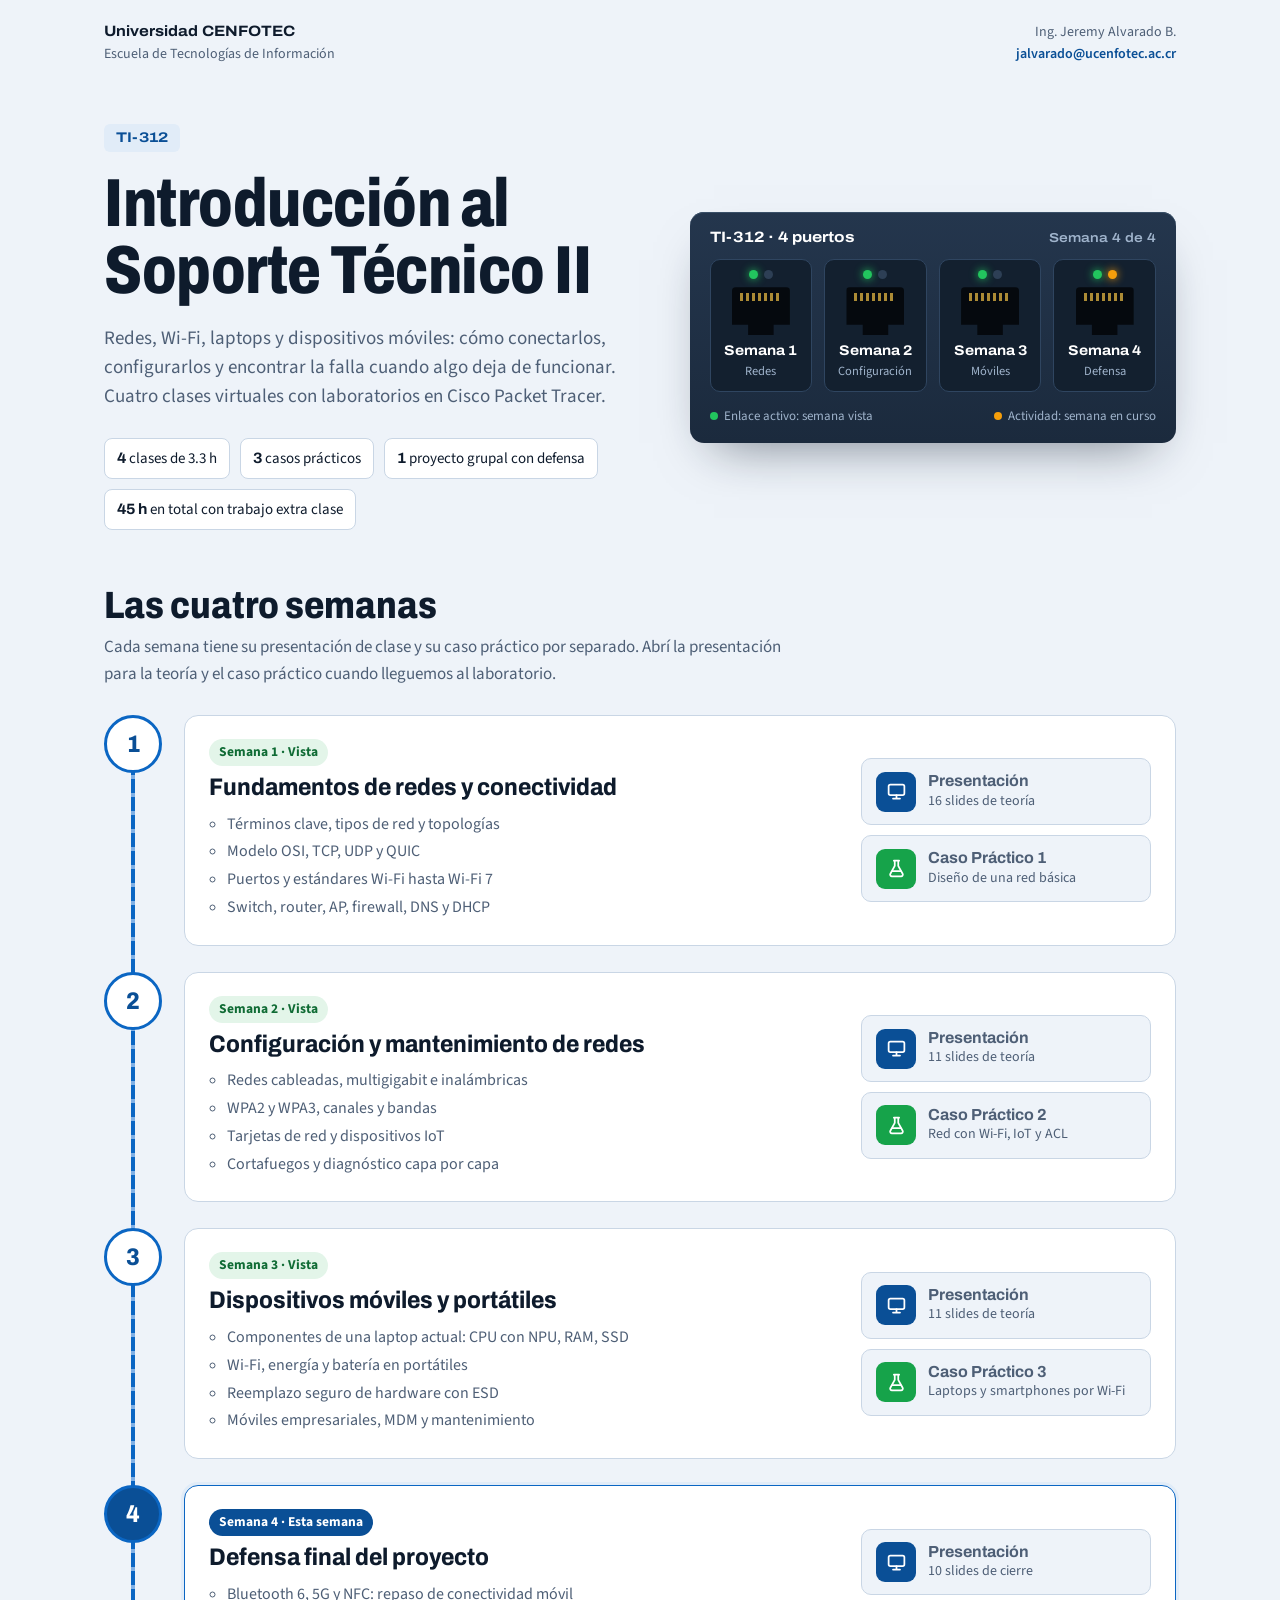
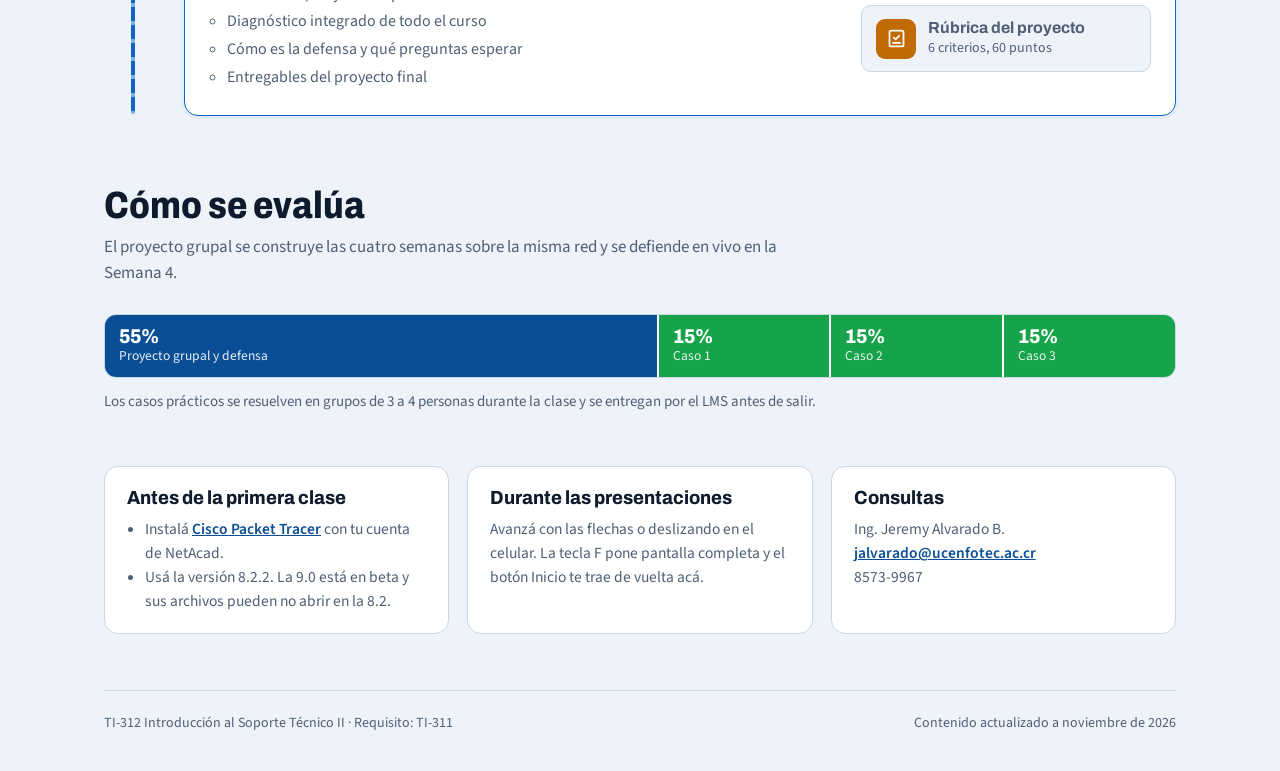
<file: index.html>
<!doctype html>
<html lang="es">
<head>
  <meta charset="utf-8"/>
  <meta name="viewport" content="width=device-width,initial-scale=1"/>
  <title>TI-312 · Introducción al Soporte Técnico II</title>
  <meta name="description" content="Presentaciones y casos prácticos del curso TI-312 de Universidad CENFOTEC: redes, Wi-Fi, laptops y dispositivos móviles."/>
  <link rel="icon" href="images/cenfotec-logo.svg"/>
  <link rel="preconnect" href="https://fonts.googleapis.com"/>
  <link rel="preconnect" href="https://fonts.gstatic.com" crossorigin/>
  <link href="https://fonts.googleapis.com/css2?family=Archivo:wdth,wght@75..125,400..800&family=Source+Sans+3:ital,wght@0,400;0,600;0,700;1,400&display=swap" rel="stylesheet"/>
  <style>
    /* ───────────────────────────────────────────────
       Para avanzar el curso, cambiá SEMANA_ACTUAL en el
       <script> del final (1 a 4). Los LEDs del switch y
       las etiquetas de cada semana se actualizan solos.
    ─────────────────────────────────────────────── */
    :root{
      --paper:#eef3f9;
      --panel:#ffffff;
      --ink:#0e1b2c;
      --muted:#4e5f76;
      --line:#c9d6e5;
      --blue:#0a4f96;
      --blue-2:#0b66c3;
      --blue-soft:#e1ecf8;
      --led:#16a34a;
      --led-soft:#e3f5e9;
      --amber:#c26a05;
      --amber-soft:#fdf0dc;
      --chassis:#1b2a3d;
      --display:'Archivo', 'Arial Narrow', sans-serif;
      --body:'Source Sans 3', system-ui, sans-serif;
    }
    *{box-sizing:border-box}
    html{scroll-behavior:smooth}
    @media (prefers-reduced-motion:reduce){html{scroll-behavior:auto}*{animation:none!important;transition:none!important}}
    body{margin:0;background:var(--paper);color:var(--ink);font:400 17px/1.55 var(--body);-webkit-font-smoothing:antialiased}
    a{color:inherit}
    :focus-visible{outline:3px solid var(--blue-2);outline-offset:3px;border-radius:6px}
    .wrap{max-width:1120px;margin:0 auto;padding:0 24px}

    /* ── Barra superior ── */
    .top{display:flex;align-items:center;justify-content:space-between;gap:16px;padding:22px 0;flex-wrap:wrap}
    .who{display:flex;align-items:center;gap:12px}
    .who img{height:34px;width:auto;border-radius:6px}
    .who b{font:700 15px/1.2 var(--display);font-stretch:110%;display:block}
    .who span{font-size:14px;color:var(--muted)}
    .contact{font-size:14px;color:var(--muted);text-align:right}
    .contact a{color:var(--blue);font-weight:600;text-decoration:none}
    .contact a:hover{text-decoration:underline}

    /* ── Hero ── */
    .hero{display:grid;grid-template-columns:1.05fr .95fr;gap:48px;align-items:center;padding:36px 0 56px}
    .code{display:inline-block;font:700 14px/1 var(--display);font-stretch:120%;color:var(--blue);background:var(--blue-soft);padding:7px 12px;border-radius:6px;margin-bottom:18px}
    h1{text-wrap:balance;font:800 clamp(40px,5.6vw,68px)/.98 var(--display);font-stretch:78%;letter-spacing:-.5px;margin:0 0 20px}
    .lead{font-size:19px;color:var(--muted);max-width:34em;margin:0 0 26px}
    .facts{display:flex;flex-wrap:wrap;gap:10px;margin:0;padding:0;list-style:none}
    .facts li{background:var(--panel);border:1px solid var(--line);border-radius:8px;padding:8px 12px;font-size:15px}
    .facts b{font-family:var(--display);font-stretch:105%}

    /* ── El switch (elemento protagonista) ── */
    .switch{background:linear-gradient(180deg,#24364d,var(--chassis));border-radius:14px;padding:18px 20px 16px;box-shadow:0 1px 0 #3a5068 inset,0 24px 50px -24px rgba(14,27,44,.55);color:#cfdbea}
    .switch-head{display:flex;justify-content:space-between;align-items:baseline;margin-bottom:14px;font:600 13px/1 var(--display);font-stretch:115%;color:#9fb3cb}
    .switch-head strong{color:#fff;font-size:15px}
    .ports{display:grid;grid-template-columns:repeat(4,1fr);gap:12px}
    .port{display:block;text-decoration:none;text-align:center;border-radius:10px;padding:10px 6px 10px;background:#13202f;border:1px solid #2f4560;transition:border-color .2s, transform .2s}
    .port:hover{border-color:#6f93bb;transform:translateY(-2px)}
    .leds{display:flex;justify-content:center;gap:6px;margin-bottom:8px}
    .led{width:9px;height:9px;border-radius:50%;background:#2d3f55}
    .port[data-state="done"] .led.l1{background:#22c55e;box-shadow:0 0 8px #22c55e}
    .port[data-state="now"] .led.l1{background:#22c55e;box-shadow:0 0 8px #22c55e;animation:blink 1.1s steps(2,start) infinite}
    .port[data-state="now"] .led.l2{background:#f59e0b;box-shadow:0 0 8px #f59e0b}
    @keyframes blink{to{opacity:.25}}
    .jack{width:58px;height:48px;margin:0 auto 8px;background:#05090e;border-radius:4px;position:relative;clip-path:polygon(0 0,100% 0,100% 78%,72% 78%,72% 100%,28% 100%,28% 78%,0 78%)}
    .jack::after{content:"";position:absolute;left:8px;right:8px;top:6px;height:8px;background:repeating-linear-gradient(90deg,#c9a23c 0 3px,transparent 3px 6px);opacity:.85}
    .port b{display:block;font:700 14px/1.2 var(--display);font-stretch:110%;color:#fff}
    .port small{display:block;font-size:12.5px;color:#9fb3cb;margin-top:2px}
    .switch-foot{margin-top:14px;font-size:13px;color:#9fb3cb;display:flex;justify-content:space-between;gap:10px;flex-wrap:wrap}
    .key{display:inline-flex;align-items:center;gap:6px}
    .key i{width:8px;height:8px;border-radius:50%;display:inline-block}

    /* ── Ruta del curso ── */
    h2{font:800 clamp(28px,3.2vw,38px)/1.05 var(--display);font-stretch:85%;margin:0 0 8px}
    .sec-intro{color:var(--muted);margin:0 0 28px;max-width:40em}
    .route{position:relative;list-style:none;margin:0;padding:0}
    .route::before{content:"";position:absolute;left:27px;top:28px;bottom:28px;width:4px;border-radius:4px;background:repeating-linear-gradient(180deg,var(--blue-2) 0 14px,#7fb0e6 14px 18px)}
    .week{position:relative;display:grid;grid-template-columns:58px 1fr;gap:22px;padding-bottom:26px;scroll-margin-top:24px}
    .num{width:58px;height:58px;border-radius:50%;display:grid;place-items:center;background:var(--panel);border:3px solid var(--blue-2);font:800 24px/1 var(--display);font-stretch:90%;color:var(--blue);position:relative;z-index:1}
    .week[data-state="now"] .num{background:var(--blue);color:#fff}
    .week[data-state="next"] .num{border-color:var(--line);color:var(--muted)}
    .card{background:var(--panel);border:1px solid var(--line);border-radius:14px;padding:22px 24px;display:grid;grid-template-columns:1fr 290px;gap:24px}
    .week[data-state="now"] .card{border-color:var(--blue-2);box-shadow:0 0 0 3px var(--blue-soft)}
    .state{display:inline-block;font-size:13.5px;font-weight:700;border-radius:999px;padding:3px 10px;margin-bottom:8px;background:var(--blue-soft);color:var(--blue)}
    .state[data-s="done"]{background:var(--led-soft);color:#0f6b34}
    .state[data-s="now"]{background:var(--blue);color:#fff}
    .state[data-s="next"]{background:#edf1f6;color:var(--muted)}
    .card h3{font:750 24px/1.15 var(--display);font-stretch:92%;margin:0 0 10px}
    .topics{margin:0;padding:0 0 0 18px;color:var(--muted);font-size:16px}
    .topics li{margin:3px 0}
    .actions{display:flex;flex-direction:column;gap:10px;justify-content:center}
    .go{display:grid;grid-template-columns:40px 1fr;gap:12px;align-items:center;text-decoration:none;border-radius:10px;padding:12px 14px;border:1px solid var(--line);background:var(--paper);transition:border-color .15s,background .15s}
    .go:hover{border-color:var(--blue-2);background:var(--blue-soft)}
    .go .ic{width:40px;height:40px;border-radius:9px;display:grid;place-items:center;background:var(--blue);color:#fff}
    .go .ic svg{width:21px;height:21px}
    .go b{display:block;font:700 16px/1.2 var(--display);font-stretch:100%}
    .go span{display:block;font-size:14px;color:var(--muted)}
    .go.lab .ic{background:var(--led)}
    .go.lab:hover{border-color:var(--led);background:var(--led-soft)}
    .go.def .ic{background:var(--amber)}
    .go.def:hover{border-color:var(--amber);background:var(--amber-soft)}

    /* ── Evaluación ── */
    .eval{padding:44px 0 16px}
    .bar{display:flex;height:64px;border-radius:12px;overflow:hidden;border:1px solid var(--line);margin-bottom:12px}
    .bar div{display:flex;flex-direction:column;justify-content:center;padding:0 14px;color:#fff;min-width:0}
    .bar b{font:800 20px/1 var(--display);font-stretch:90%}
    .bar span{font-size:13.5px;opacity:.9;white-space:nowrap;overflow:hidden;text-overflow:ellipsis}
    .bar .p{flex:55;background:var(--blue)}
    .bar .c{flex:15;background:var(--led);border-left:2px solid #fff}
    .note{color:var(--muted);font-size:15px;margin:0}

    /* ── Información práctica ── */
    .info{display:grid;grid-template-columns:repeat(3,1fr);gap:18px;padding:36px 0 56px}
    .info section{background:var(--panel);border:1px solid var(--line);border-radius:14px;padding:20px 22px}
    .info h3{font:750 19px/1.2 var(--display);font-stretch:95%;margin:0 0 8px}
    .info p,.info ul{margin:0;color:var(--muted);font-size:15.5px}
    .info ul{padding-left:18px}
    .info a{color:var(--blue);font-weight:600}
    footer{border-top:1px solid var(--line);padding:22px 0 36px;color:var(--muted);font-size:14px;display:flex;justify-content:space-between;gap:12px;flex-wrap:wrap}

    @media (max-width:920px){
      .hero{grid-template-columns:1fr;gap:32px;padding-top:12px}
      .card{grid-template-columns:1fr}
      .info{grid-template-columns:1fr}
    }
    @media (max-width:560px){
      .wrap{padding:0 16px}
      .contact{text-align:left}
      .ports{gap:8px}.jack{width:44px;height:38px}.port b{font-size:12px}.port small{font-size:11px}
      .route::before{left:19px}
      .week{grid-template-columns:42px 1fr;gap:12px}
      .num{width:42px;height:42px;font-size:19px}
      .card{padding:18px}
      .bar{height:auto;flex-wrap:wrap}
      .bar div{flex-basis:50%!important;padding:10px 12px}
      .bar .p{flex-basis:100%!important}
      .bar .c{border-left:0;border-top:2px solid #fff}
    }
  </style>
</head>
<body>
<div class="wrap">

  <header class="top">
    <div class="who">
      <div><b>Universidad CENFOTEC</b><span>Escuela de Tecnologías de Información</span></div>
    </div>
    <div class="contact">Ing. Jeremy Alvarado B.<br><a href="mailto:jalvarado@ucenfotec.ac.cr">jalvarado@ucenfotec.ac.cr</a></div>
  </header>

  <section class="hero">
    <div>
      <span class="code">TI-312</span>
      <h1>Introducción al Soporte Técnico II</h1>
      <p class="lead">Redes, Wi-Fi, laptops y dispositivos móviles: cómo conectarlos, configurarlos y encontrar la falla cuando algo deja de funcionar. Cuatro clases virtuales con laboratorios en Cisco Packet Tracer.</p>
      <ul class="facts">
        <li><b>4</b> clases de 3.3 h</li>
        <li><b>3</b> casos prácticos</li>
        <li><b>1</b> proyecto grupal con defensa</li>
        <li><b>45 h</b> en total con trabajo extra clase</li>
      </ul>
    </div>

    <div class="switch" role="navigation" aria-label="Semanas del curso">
      <div class="switch-head"><strong>TI-312 · 4 puertos</strong><span id="switchStatus"></span></div>
      <div class="ports">
        <a class="port" href="#semana-1" data-week="1"><div class="leds"><i class="led l1"></i><i class="led l2"></i></div><div class="jack"></div><b>Semana 1</b><small>Redes</small></a>
        <a class="port" href="#semana-2" data-week="2"><div class="leds"><i class="led l1"></i><i class="led l2"></i></div><div class="jack"></div><b>Semana 2</b><small>Configuración</small></a>
        <a class="port" href="#semana-3" data-week="3"><div class="leds"><i class="led l1"></i><i class="led l2"></i></div><div class="jack"></div><b>Semana 3</b><small>Móviles</small></a>
        <a class="port" href="#semana-4" data-week="4"><div class="leds"><i class="led l1"></i><i class="led l2"></i></div><div class="jack"></div><b>Semana 4</b><small>Defensa</small></a>
      </div>
      <div class="switch-foot">
        <span class="key"><i style="background:#22c55e"></i>Enlace activo: semana vista</span>
        <span class="key"><i style="background:#f59e0b"></i>Actividad: semana en curso</span>
      </div>
    </div>
  </section>

  <section aria-labelledby="ruta">
    <h2 id="ruta">Las cuatro semanas</h2>
    <p class="sec-intro">Cada semana tiene su presentación de clase y su caso práctico por separado. Abrí la presentación para la teoría y el caso práctico cuando lleguemos al laboratorio.</p>

    <ol class="route">
      <li class="week" id="semana-1" data-week="1">
        <div class="num" aria-hidden="true">1</div>
        <div class="card">
          <div>
            <span class="state"></span>
            <h3>Fundamentos de redes y conectividad</h3>
            <ul class="topics">
              <li>Términos clave, tipos de red y topologías</li>
              <li>Modelo OSI, TCP, UDP y QUIC</li>
              <li>Puertos y estándares Wi-Fi hasta Wi-Fi 7</li>
              <li>Switch, router, AP, firewall, DNS y DHCP</li>
            </ul>
          </div>
          <div class="actions">
            <a class="go" href="TI312-Semana1-Redes.html"><span class="ic"><svg viewBox="0 0 24 24" fill="none" stroke="currentColor" stroke-width="2" stroke-linecap="round" stroke-linejoin="round"><rect x="3" y="4" width="18" height="12" rx="2"/><path d="M8 20h8M12 16v4"/></svg></span><span><b>Presentación</b><span>16 slides de teoría</span></span></a>
            <a class="go lab" href="TI312-CP1.html"><span class="ic"><svg viewBox="0 0 24 24" fill="none" stroke="currentColor" stroke-width="2" stroke-linecap="round" stroke-linejoin="round"><path d="M9 3h6M10 3v6l-5 9a2 2 0 0 0 1.8 3h10.4a2 2 0 0 0 1.8-3l-5-9V3"/><path d="M7.5 15h9"/></svg></span><span><b>Caso Práctico 1</b><span>Diseño de una red básica</span></span></a>
          </div>
        </div>
      </li>

      <li class="week" id="semana-2" data-week="2">
        <div class="num" aria-hidden="true">2</div>
        <div class="card">
          <div>
            <span class="state"></span>
            <h3>Configuración y mantenimiento de redes</h3>
            <ul class="topics">
              <li>Redes cableadas, multigigabit e inalámbricas</li>
              <li>WPA2 y WPA3, canales y bandas</li>
              <li>Tarjetas de red y dispositivos IoT</li>
              <li>Cortafuegos y diagnóstico capa por capa</li>
            </ul>
          </div>
          <div class="actions">
            <a class="go" href="TI312-Semana2-Redes.html"><span class="ic"><svg viewBox="0 0 24 24" fill="none" stroke="currentColor" stroke-width="2" stroke-linecap="round" stroke-linejoin="round"><rect x="3" y="4" width="18" height="12" rx="2"/><path d="M8 20h8M12 16v4"/></svg></span><span><b>Presentación</b><span>11 slides de teoría</span></span></a>
            <a class="go lab" href="TI312-CP2.html"><span class="ic"><svg viewBox="0 0 24 24" fill="none" stroke="currentColor" stroke-width="2" stroke-linecap="round" stroke-linejoin="round"><path d="M9 3h6M10 3v6l-5 9a2 2 0 0 0 1.8 3h10.4a2 2 0 0 0 1.8-3l-5-9V3"/><path d="M7.5 15h9"/></svg></span><span><b>Caso Práctico 2</b><span>Red con Wi-Fi, IoT y ACL</span></span></a>
          </div>
        </div>
      </li>

      <li class="week" id="semana-3" data-week="3">
        <div class="num" aria-hidden="true">3</div>
        <div class="card">
          <div>
            <span class="state"></span>
            <h3>Dispositivos móviles y portátiles</h3>
            <ul class="topics">
              <li>Componentes de una laptop actual: CPU con NPU, RAM, SSD</li>
              <li>Wi-Fi, energía y batería en portátiles</li>
              <li>Reemplazo seguro de hardware con ESD</li>
              <li>Móviles empresariales, MDM y mantenimiento</li>
            </ul>
          </div>
          <div class="actions">
            <a class="go" href="TI312-Semana3-Redes.html"><span class="ic"><svg viewBox="0 0 24 24" fill="none" stroke="currentColor" stroke-width="2" stroke-linecap="round" stroke-linejoin="round"><rect x="3" y="4" width="18" height="12" rx="2"/><path d="M8 20h8M12 16v4"/></svg></span><span><b>Presentación</b><span>11 slides de teoría</span></span></a>
            <a class="go lab" href="TI312-CP3.html"><span class="ic"><svg viewBox="0 0 24 24" fill="none" stroke="currentColor" stroke-width="2" stroke-linecap="round" stroke-linejoin="round"><path d="M9 3h6M10 3v6l-5 9a2 2 0 0 0 1.8 3h10.4a2 2 0 0 0 1.8-3l-5-9V3"/><path d="M7.5 15h9"/></svg></span><span><b>Caso Práctico 3</b><span>Laptops y smartphones por Wi-Fi</span></span></a>
          </div>
        </div>
      </li>

      <li class="week" id="semana-4" data-week="4">
        <div class="num" aria-hidden="true">4</div>
        <div class="card">
          <div>
            <span class="state"></span>
            <h3>Defensa final del proyecto</h3>
            <ul class="topics">
              <li>Bluetooth 6, 5G y NFC: repaso de conectividad móvil</li>
              <li>Diagnóstico integrado de todo el curso</li>
              <li>Cómo es la defensa y qué preguntas esperar</li>
              <li>Entregables del proyecto final</li>
            </ul>
          </div>
          <div class="actions">
            <a class="go" href="TI312-Semana4-Redes.html"><span class="ic"><svg viewBox="0 0 24 24" fill="none" stroke="currentColor" stroke-width="2" stroke-linecap="round" stroke-linejoin="round"><rect x="3" y="4" width="18" height="12" rx="2"/><path d="M8 20h8M12 16v4"/></svg></span><span><b>Presentación</b><span>10 slides de cierre</span></span></a>
            <a class="go def" href="TI312-Semana4-Redes.html#6"><span class="ic"><svg viewBox="0 0 24 24" fill="none" stroke="currentColor" stroke-width="2" stroke-linecap="round" stroke-linejoin="round"><path d="M9 11l2 2 4-4"/><rect x="4" y="3" width="16" height="18" rx="2"/><path d="M8 17h8"/></svg></span><span><b>Rúbrica del proyecto</b><span>6 criterios, 60 puntos</span></span></a>
          </div>
        </div>
      </li>
    </ol>
  </section>

  <section class="eval" aria-labelledby="evaluacion">
    <h2 id="evaluacion">Cómo se evalúa</h2>
    <p class="sec-intro">El proyecto grupal se construye las cuatro semanas sobre la misma red y se defiende en vivo en la Semana 4.</p>
    <div class="bar" role="img" aria-label="Proyecto grupal 55 por ciento; casos prácticos 1, 2 y 3, 15 por ciento cada uno">
      <div class="p"><b>55%</b><span>Proyecto grupal y defensa</span></div>
      <div class="c"><b>15%</b><span>Caso 1</span></div>
      <div class="c"><b>15%</b><span>Caso 2</span></div>
      <div class="c"><b>15%</b><span>Caso 3</span></div>
    </div>
    <p class="note">Los casos prácticos se resuelven en grupos de 3 a 4 personas durante la clase y se entregan por el LMS antes de salir.</p>
  </section>

  <div class="info">
    <section>
      <h3>Antes de la primera clase</h3>
      <ul>
        <li>Instalá <a href="https://www.netacad.com/cisco-packet-tracer" target="_blank" rel="noopener">Cisco Packet Tracer</a> con tu cuenta de NetAcad.</li>
        <li>Usá la versión 8.2.2. La 9.0 está en beta y sus archivos pueden no abrir en la 8.2.</li>
      </ul>
    </section>
    <section>
      <h3>Durante las presentaciones</h3>
      <p>Avanzá con las flechas o deslizando en el celular. La tecla F pone pantalla completa y el botón Inicio te trae de vuelta acá.</p>
    </section>
    <section>
      <h3>Consultas</h3>
      <p>Ing. Jeremy Alvarado B.<br><a href="mailto:jalvarado@ucenfotec.ac.cr">jalvarado@ucenfotec.ac.cr</a><br>8573-9967</p>
    </section>
  </div>

  <footer>
    <span>TI-312 Introducción al Soporte Técnico II · Requisito: TI-311</span>
    <span>Contenido actualizado a noviembre de 2026</span>
  </footer>
</div>

<script>
  /* Semana en curso (1–4). Las anteriores se marcan como vistas. */
  const SEMANA_ACTUAL = 4;

  const label = { done:"Vista", now:"Esta semana", next:"Próximamente" };
  const stateOf = n => n < SEMANA_ACTUAL ? "done" : n === SEMANA_ACTUAL ? "now" : "next";
  document.querySelectorAll("[data-week]").forEach(el => {
    const s = stateOf(+el.dataset.week);
    el.dataset.state = s;
    const tag = el.querySelector(".state");
    if (tag) { tag.dataset.s = s; tag.textContent = `Semana ${el.dataset.week} · ${label[s]}`; }
  });
  document.getElementById("switchStatus").textContent = `Semana ${SEMANA_ACTUAL} de 4`;
</script>
</body>
</html>
</file>
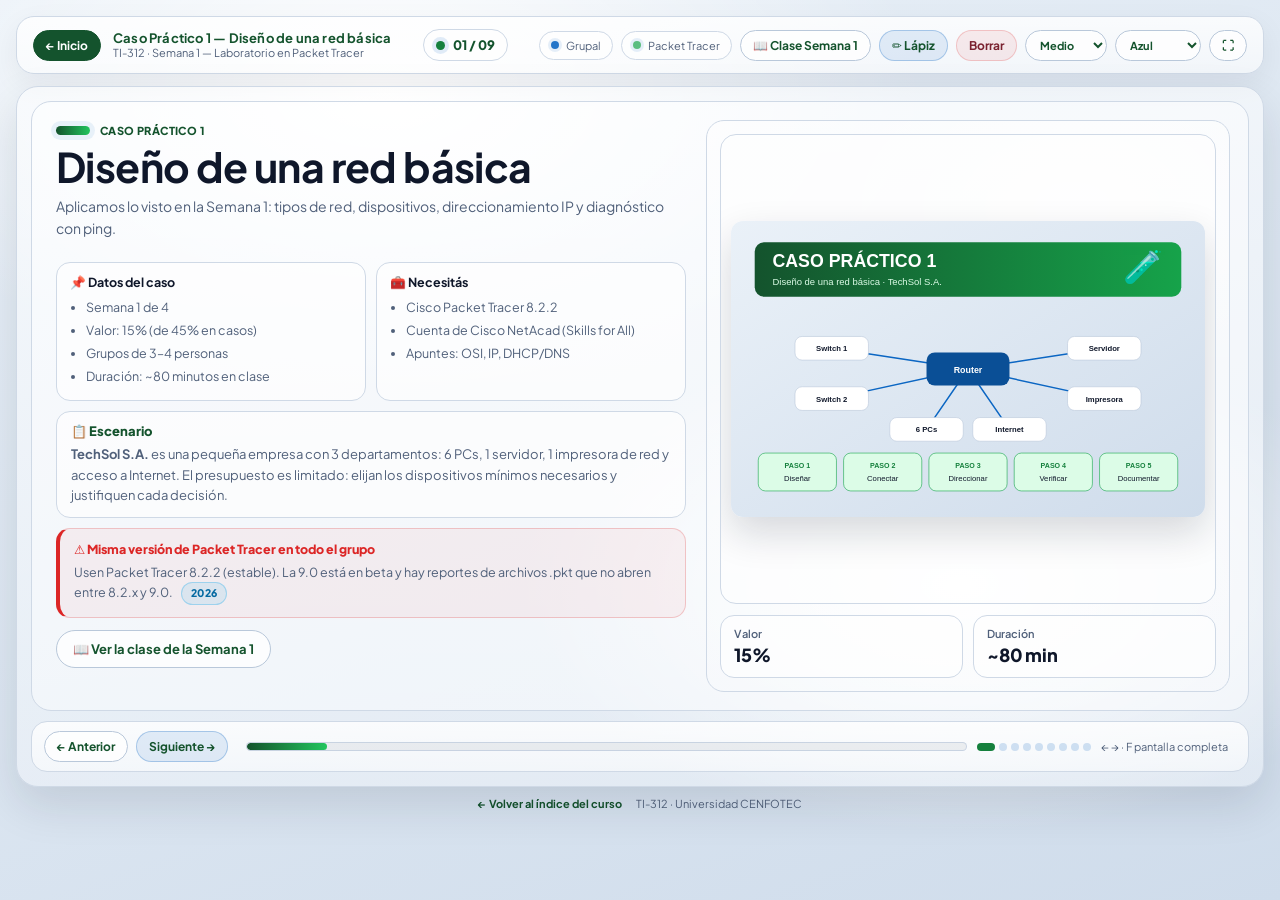
<file: TI312-CP1.html>
<!doctype html>
<html lang="es">
<head>
  <meta charset="utf-8"/>
  <meta name="viewport" content="width=device-width,initial-scale=1"/>
  <title>TI-312 · Caso Práctico 1 — Diseño de una red básica</title>
  <link rel="icon" href="images/cenfotec-logo.svg"/>
  <link rel="stylesheet" href="assets/deck.css"/>
</head>
<body>
<script>
/* ═══════════════════════════════════════════════
   TI-312 · Caso Práctico 1 — Diseño de una red básica
   Para editar: cambiá el contenido de "slides".
   Cada slide: kicker, title, desc, html, badges, img
═══════════════════════════════════════════════ */
window.DECK = {
  title:"Caso Práctico 1 — Diseño de una red básica",
  sub:"TI-312 · Semana 1 — Laboratorio en Packet Tracer",
  theme:"cp",
  pills:["Grupal","Packet Tracer"],
  links:[{"label":"📖 Clase Semana 1","href":"TI312-Semana1-Redes.html"}],
  slides:[
    /* ── CASO PRÁCTICO 1 ── */
    {
      kicker:"CASO PRÁCTICO 1",
      title:"Diseño de una red básica",
      desc:"Aplicamos lo visto en la Semana 1: tipos de red, dispositivos, direccionamiento IP y diagnóstico con ping.",
      html:`
          <div class="grid">
          <div class="card"><strong>📌 Datos del caso</strong><ul><li>Semana 1 de 4</li><li>Valor: 15% (de 45% en casos)</li><li>Grupos de 3–4 personas</li><li>Duración: ~80 minutos en clase</li></ul></div>
          <div class="card"><strong>🧰 Necesitás</strong><ul><li>Cisco Packet Tracer 8.2.2</li><li>Cuenta de Cisco NetAcad (Skills for All)</li><li>Apuntes: OSI, IP, DHCP/DNS</li></ul></div>
          </div>
          <div class="bigcard"><div class="title">📋 Escenario</div><div style="color:var(--muted);font-size:13px;line-height:1.6"><b>TechSol S.A.</b> es una pequeña empresa con 3 departamentos: 6 PCs, 1 servidor, 1 impresora de red y acceso a Internet. El presupuesto es limitado: elijan los dispositivos mínimos necesarios y justifiquen cada decisión.</div></div>
          <div class="warnBox"><div class="wtitle">⚠ Misma versión de Packet Tracer en todo el grupo</div><p>Usen Packet Tracer 8.2.2 (estable). La 9.0 está en beta y hay reportes de archivos .pkt que no abren entre 8.2.x y 9.0. <span class="updBadge">2026</span></p></div>
          <div class="ctaRow"><a class="btn" href="TI312-Semana1-Redes.html">📖 Ver la clase de la Semana 1</a></div>`,
      badges:{ak:"Valor",av:"15%",bk:"Duración",bv:"~80 min"},
      img:"images/cp1-portada.svg"
    },

    /* ── CONOCÉ EL EQUIPO ── */
    {
      kicker:"CONOCÉ EL EQUIPO",
      title:"Los equipos reales detrás de cada ícono",
      desc:"Antes de arrastrar íconos en Packet Tracer, veamos qué es cada aparato, dónde se ubica en una empresa y qué puertos tiene.",
      html:`
          <div class="grid">
          <div class="card"><strong>🔀 Switch Cisco 2960-24TT</strong><ul><li>Va en el rack del cuarto de comunicaciones</li><li>24 puertos <b>Fa0/1–Fa0/24</b> (100 Mbps) para equipos</li><li>2 uplinks <b>Gi0/1–Gi0/2</b> (1 Gbps) hacia router u otro switch</li><li>Aprende la MAC de quien está en cada puerto</li></ul></div>
          <div class="card"><strong>🌐 Router Cisco 2911</strong><ul><li>Conecta la LAN con otras redes e Internet</li><li>3 puertos Gigabit <b>G0/0–G0/2</b></li><li>Puerto <b>Console</b> para configurarlo con cable celeste</li><li>Viene con las interfaces <b>apagadas</b></li></ul></div>
          </div>
          <div class="grid">
          <div class="card"><strong>🖥 PC, servidor e impresora</strong><ul><li>Todos tienen una NIC con puerto RJ-45</li><li>En PT el puerto se llama <b>FastEthernet0</b></li><li>El servidor y la impresora llevan IP fija</li></ul></div>
          <div class="card"><strong>💡 Cómo leer un nombre de puerto</strong><ul><li><b>Fa</b> = FastEthernet · <b>Gi / G</b> = Gigabit</li><li><b>0/1</b> = módulo 0, puerto 1</li><li>Fa0/1 y Gi0/1 son puertos distintos</li></ul></div>
          </div>
          <div class="debateBox"><div class="dtitle">🗣 Pregunta rápida</div><p>Si la empresa crece a 40 PCs, ¿alcanza un switch de 24 puertos? ¿Qué harían?</p></div>`,
      badges:{ak:"Switch",av:"24 + 2 puertos",bk:"Router",bv:"3 Gigabit"},
      img:"images/cp1-equipos.svg",
      photos:[{src:"https://commons.wikimedia.org/wiki/Special:FilePath/Cisco_Catalyst_2960-S_(11625112186).jpg?width=900",cap:"Switch Cisco Catalyst 2960-S (misma familia que el 2960 de PT)",credit:"https://commons.wikimedia.org/wiki/File:Cisco_Catalyst_2960-S_(11625112186).jpg"},{src:"https://commons.wikimedia.org/wiki/Special:FilePath/Router_Cisco_1900_series.jpg?width=900",cap:"Router Cisco ISR serie 1900 (hermano del 2911)",credit:"https://commons.wikimedia.org/wiki/File:Router_Cisco_1900_series.jpg"},{src:"https://commons.wikimedia.org/wiki/Special:FilePath/19-inch_rackmount_Ethernet_switches_and_patch_panels.jpg?width=900",cap:"Switches y patch panels en un rack de 19 pulgadas",credit:"https://commons.wikimedia.org/wiki/File:19-inch_rackmount_Ethernet_switches_and_patch_panels.jpg"},{src:"https://commons.wikimedia.org/wiki/Special:FilePath/Intel_PRO-1000_GT_PCI_NIC.jpg?width=900",cap:"Tarjeta de red (NIC) con su puerto RJ-45",credit:"https://commons.wikimedia.org/wiki/File:Intel_PRO-1000_GT_PCI_NIC.jpg"}]
    },

    /* ── EL CABLE ── */
    {
      kicker:"EL CABLE",
      title:"El cable de red por dentro",
      desc:"Un cable UTP tiene 8 hilos en 4 pares trenzados. El orden de colores en el conector define si el cable es directo o cruzado.",
      html:`
          <div class="grid">
          <div class="card"><strong>🧵 UTP Cat5e / Cat6</strong><ul><li>UTP = par trenzado sin blindaje</li><li>El trenzado cancela la interferencia entre hilos</li><li>Máximo <b>100 m</b> por tramo</li><li>Cat5e: 1 Gbps · Cat6: 1 Gbps (10G a corta distancia) · Cat6a: 10 Gbps</li></ul></div>
          <div class="card"><strong>🔌 Conector RJ-45</strong><ul><li>8 pines numerados del 1 al 8</li><li>Se arma con ponchadora y se prueba con tester</li><li>Dos normas de orden: <b>T568A</b> y <b>T568B</b></li><li>En Costa Rica lo usual es T568B</li></ul></div>
          </div>
          <div class="bigcard"><div class="title">La regla de armado</div><div style="color:var(--muted);font-size:13px;line-height:1.7"><b>Straight-Through:</b> la misma norma en las dos puntas (B con B).<br><b>Cross-Over:</b> una punta en A y la otra en B, así el par que transmite en un extremo llega al par que recibe en el otro.</div></div>
          <div class="labBox"><div class="ltitle">🏠 Actividad en la llamada (2 min)</div><p>Busquen el cable de red que va al módem o router de su casa. Por la parte transparente del conector lean el orden de colores de izquierda a derecha, con la pestaña hacia abajo, y escriban en el chat si es T568A o T568B.</p></div>`,
      badges:{ak:"Largo máximo",av:"100 m",bk:"Norma usual",bv:"T568B"},
      img:"images/cp1-cable.svg",
      photos:[{src:"images/cp1-cable.svg",cap:"Orden de colores T568B y T568A"},{src:"https://commons.wikimedia.org/wiki/Special:FilePath/Network_utp_unshielded_twisted_pair_cable.jpg?width=900",cap:"Cable UTP: 4 pares trenzados",credit:"https://commons.wikimedia.org/wiki/File:Network_utp_unshielded_twisted_pair_cable.jpg"},{src:"https://commons.wikimedia.org/wiki/Special:FilePath/Ethernet_RJ45_connector_p1160054.jpg?width=900",cap:"Conector RJ-45 ponchado",credit:"https://commons.wikimedia.org/wiki/File:Ethernet_RJ45_connector_p1160054.jpg"}]
    },

    /* ── ¿QUÉ CABLE USO? ── */
    {
      kicker:"¿QUÉ CABLE USO?",
      title:"Straight-Through o Cross-Over",
      desc:"No depende del nombre del equipo, sino de qué pines usa para transmitir. Esa es la regla que van a aplicar en todo el laboratorio.",
      html:`
          <div class="grid">
          <div class="card"><strong>MDI (transmiten por 1-2)</strong><ul><li>PC</li><li>Router</li><li>Servidor e impresora</li></ul></div>
          <div class="card"><strong>MDI-X (transmiten por 3-6)</strong><ul><li>Switch</li><li>Hub</li><li>Ya cruzan por dentro</li></ul></div>
          </div>
          <div class="bigcard"><div class="title">Qué cable usar en el CP1</div><ul><li>PC, servidor o impresora → switch: <b>Straight-Through</b></li><li>Router → switch: <b>Straight-Through</b></li><li>Switch → switch: <b>Cross-Over</b></li><li>PC → router directo o PC → PC: <b>Cross-Over</b> (pregunta trampa típica)</li></ul></div>
          <div class="bigcard amber"><div class="title">En Packet Tracer</div><div style="color:var(--muted);font-size:13px;line-height:1.7">Menú <b>Connections</b> (ícono del rayo): Straight-Through es la <b>línea negra continua</b> y Cross-Over la <b>línea negra punteada</b>. No usen el rayo naranja automático: el objetivo es que elijan ustedes.</div></div>
          <div class="debateBox"><div class="dtitle">🗣 ¿Y en la vida real?</div><p>Casi todo equipo moderno tiene <b>Auto-MDIX</b> y corrige el cable solo. ¿Por qué igual conviene saberlo? Piensen en equipo viejo, en el examen de certificación y en el día que les toque ponchar cables.</p></div>`,
      badges:{ak:"Distintos",av:"Straight",bk:"Iguales",bv:"Cross-Over"},
      img:"images/cp1-mdi.svg"
    },

    /* ── 01 · CASO PRÁCTICO 1 ── */
    {
      kicker:"HERRAMIENTA Y OBJETIVOS",
      title:"Laboratorio — Diseño de una red básica",
      desc:"Actividad grupal en Packet Tracer. Aplicamos todo lo visto: tipos de red, dispositivos, direccionamiento y diagnóstico.",
      html:`
          <div class="labBox">
          <div class="ltitle">🧪 Herramienta: Cisco Packet Tracer</div>
          <p>Simulador de redes gratuito de Cisco. Permite diseñar, configurar y probar redes de forma virtual sin equipos físicos.</p>
          </div>
          <div class="bigcard">
          <div class="title">📋 Escenario del caso</div>
          <div style="color:var(--muted);font-size:13px;line-height:1.6">
          Una pequeña empresa de 3 departamentos necesita conectar sus equipos.
          Tienen: <b>6 PCs</b>, <b>1 servidor</b>, <b>1 impresora de red</b>, <b>acceso a Internet</b>.
          El presupuesto es limitado, así que deben elegir los dispositivos mínimos necesarios.
          </div>
          </div>
          <div class="bigcard">
          <div class="title">🎯 Objetivos del laboratorio</div>
          <ul>
          <li>Diseñar la topología adecuada</li>
          <li>Seleccionar los dispositivos correctos</li>
          <li>Asignar direccionamiento IP lógico</li>
          <li>Verificar conectividad con ping</li>
          <li>Documentar la red diseñada</li>
          </ul>
          </div>`,
      badges:{ak:"Grupos de",av:"3–4 personas",bk:"Duración",bv:"~80 minutos"},
      img:"images/packet-tracer.svg"
    },

    /* ── 02 · INSTRUCCIONES ── */
    {
      kicker:"INSTRUCCIONES",
      title:"Pasos del laboratorio — Caso 1",
      desc:"Sigan estos pasos en Packet Tracer. Documenten cada decisión con justificación técnica.",
      html:`
          <div class="bigcard">
          <div class="title">Paso a paso</div>
          <ol class="stepList">
          <li>Abrir Packet Tracer y crear un proyecto nuevo. Nombrar con sus nombres.</li>
          <li>Arrastrar los dispositivos: 2 switches, 1 router, 6 PCs, 1 servidor, 1 impresora.</li>
          <li>Conectar los dispositivos usando los cables correctos (¿straight o cross-over?). ¿Por qué?</li>
          <li>Asignar IPs estáticas a todos los dispositivos. Usar red 192.168.10.0/24.</li>
          <li>Configurar el gateway en cada PC (IP del router).</li>
          <li>Verificar conectividad: ping entre PCs de distintos switches.</li>
          <li>Verificar acceso al servidor: ping desde todas las PCs.</li>
          <li>Documentar: captura de pantalla + tabla de IPs + topología elegida.</li>
          </ol>
          </div>
          <div class="debateBox">
          <div class="dtitle">💡 Pregunta guía durante el lab</div>
          <p>¿Por qué usamos dos switches en lugar de uno? ¿Qué ventaja da eso a la red? ¿Qué pasaría si uno de los switches falla?</p>
          </div>`,
      badges:{ak:"Red a usar",av:"192.168.10.0/24",bk:"Verificación",bv:"Ping ✓"},
      img:"images/lab-instrucciones.svg"
    },

    /* ── 03 · DIRECCIONAMIENTO ── */
    {
      kicker:"DIRECCIONAMIENTO",
      title:"Tabla de direccionamiento sugerida",
      desc:"Usen esta tabla como guía. Pueden adaptarla según el diseño que elijan para su red.",
      html:`
          <div class="bigcard">
          <div class="title">📋 Asignación de IPs — Red 192.168.10.0/24</div>
          <div style="overflow-x:auto;margin-top:8px">
          <table style="width:100%;border-collapse:collapse;font-size:12px;color:var(--muted)">
          <thead>
          <tr style="background:rgba(11,102,195,.10);color:var(--brand2)">
          <th style="padding:7px 10px;text-align:left;border-radius:8px 0 0 8px">Dispositivo</th>
          <th style="padding:7px 10px;text-align:left">Dirección IP</th>
          <th style="padding:7px 10px;text-align:left">Máscara</th>
          <th style="padding:7px 10px;text-align:left;border-radius:0 8px 8px 0">Gateway</th>
          </tr>
          </thead>
          <tbody>
          <tr style="border-bottom:1px solid var(--stroke)"><td style="padding:6px 10px">Router (LAN)</td><td>192.168.10.1</td><td>255.255.255.0</td><td>—</td></tr>
          <tr style="border-bottom:1px solid var(--stroke)"><td style="padding:6px 10px">Servidor</td><td>192.168.10.2</td><td>255.255.255.0</td><td>192.168.10.1</td></tr>
          <tr style="border-bottom:1px solid var(--stroke)"><td style="padding:6px 10px">Impresora</td><td>192.168.10.3</td><td>255.255.255.0</td><td>192.168.10.1</td></tr>
          <tr style="border-bottom:1px solid var(--stroke)"><td style="padding:6px 10px">PC-1 a PC-6</td><td>192.168.10.10–15</td><td>255.255.255.0</td><td>192.168.10.1</td></tr>
          </tbody>
          </table>
          </div>
          </div>
          <div class="bigcard amber">
          <div class="title">⚠️ Errores comunes a evitar</div>
          <ul>
          <li>IPs duplicadas en la red</li>
          <li>Gateway incorrecto (debe ser la IP del router)</li>
          <li>Máscara diferente entre dispositivos</li>
          <li>Cable equivocado (PC-PC necesita crossover en PT si no hay auto-MDIX)</li>
          </ul>
          </div>`,
      badges:{ak:"Máscara",av:"/24",bk:"IPs útiles",bv:"254 por red"},
      img:"images/tabla-ips.svg"
    },

    /* ── 04 · RETROALIMENTACIÓN ── */
    {
      kicker:"RETROALIMENTACIÓN",
      title:"Revisión del Caso Práctico 1",
      desc:"Cada grupo comparte su diseño. Analizamos las decisiones técnicas y las posibles mejoras.",
      html:`
          <div class="bigcard green">
          <div class="title">✅ ¿Qué revisamos?</div>
          <ul>
          <li>¿La topología elegida es la más eficiente?</li>
          <li>¿Los dispositivos seleccionados son los correctos?</li>
          <li>¿El direccionamiento IP es coherente?</li>
          <li>¿El ping entre todos los nodos funciona?</li>
          <li>¿La documentación es clara y completa?</li>
          </ul>
          </div>
          <div class="bigcard">
          <div class="title">💬 Discusión grupal</div>
          <div style="color:var(--muted);font-size:13px;line-height:1.6">
          Cada grupo tiene <b>2 minutos</b> para explicar:<br>
          1) Topología elegida y por qué<br>
          2) Un problema que encontraron y cómo lo resolvieron<br>
          3) ¿Qué cambiarían si tuvieran más presupuesto?
          </div>
          </div>
          <div class="revealRow">
          <button class="btn primary" data-reveal="r1">Ver errores frecuentes</button>
          <button class="btn" data-hide="r1">Ocultar</button>
          </div>
          <div class="revealBox" id="r1">
          Los errores más comunes: IP duplicada, gateway apuntando a sí mismo, cable equivocado entre switch y router,
          olvidar configurar el servidor, no probar con ping antes de entregar.
          </div>`,
      badges:{ak:"Por grupo",av:"2 minutos",bk:"Criterio",bv:"Evidencia técnica"},
      img:"images/retroalimentacion.svg"
    }
,

    /* ── ENTREGA ── */
    {
      kicker:"ENTREGA",
      title:"Entrega del Caso Práctico 1",
      desc:"Todo se sube al LMS antes de terminar la clase. Un solo integrante sube por el grupo.",
      html:`
          <div class="bigcard green"><div class="title">✅ Checklist de entrega</div><ul>
          <li>Archivo <code>TI312-CP1-NombreGrupo.pkt</code> que abra y funcione</li>
          <li>Captura de la topología con todos los enlaces en verde</li>
          <li>Tabla de direccionamiento IP actualizada</li>
          <li>Capturas de ping entre PCs de distintos switches y hacia el servidor</li>
          <li>Respuesta escrita a la pregunta guía del laboratorio</li>
          <li>Un problema que encontraron y cómo lo resolvieron</li></ul></div>
          <div class="bigcard"><div class="title">📦 Formato</div><div style="color:var(--muted);font-size:13px;line-height:1.6">Un PDF con capturas y respuestas + el archivo .pkt. Nombre: <code>TI312-CP1-NombreGrupo</code>.</div></div>
          <div class="ctaRow"><a class="btn" href="TI312-Semana1-Redes.html">📖 Volver a la clase</a><a class="btn home" href="index.html">← Índice del curso</a></div>`,
      badges:{ak:"Entrega",av:"LMS · hoy",bk:"Este CP vale",bv:"15%"},
      img:"images/cp-entrega.svg"
    }
  ]
};
</script>
<script src="assets/deck.js"></script>
</body>
</html>
</file>
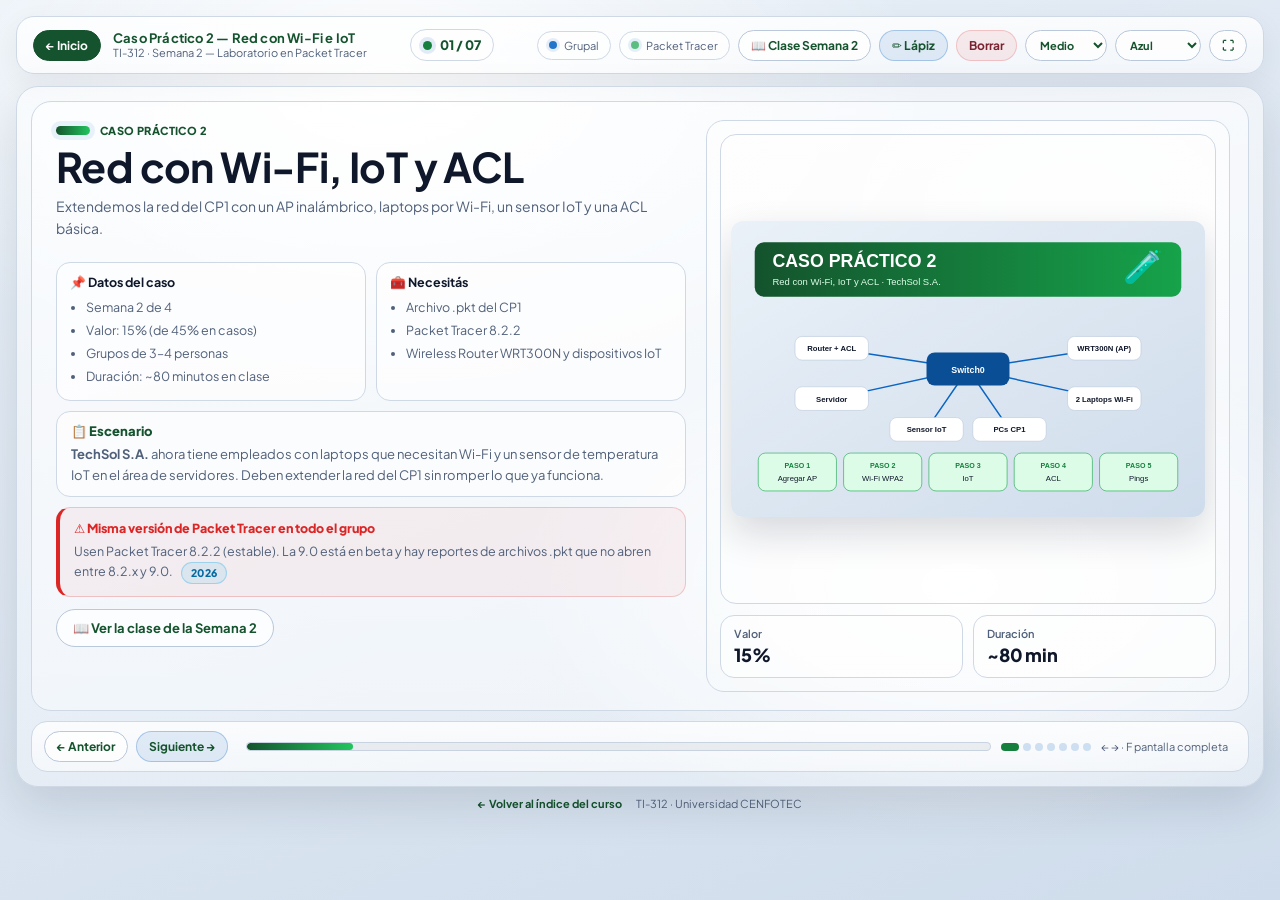
<file: TI312-CP2.html>
<!doctype html>
<html lang="es">
<head>
  <meta charset="utf-8"/>
  <meta name="viewport" content="width=device-width,initial-scale=1"/>
  <title>TI-312 · Caso Práctico 2 — Red con Wi-Fi e IoT</title>
  <link rel="icon" href="images/cenfotec-logo.svg"/>
  <link rel="stylesheet" href="assets/deck.css"/>
</head>
<body>
<script>
/* ═══════════════════════════════════════════════
   TI-312 · Caso Práctico 2 — Red con Wi-Fi e IoT
   Para editar: cambiá el contenido de "slides".
   Cada slide: kicker, title, desc, html, badges, img
═══════════════════════════════════════════════ */
window.DECK = {
  title:"Caso Práctico 2 — Red con Wi-Fi e IoT",
  sub:"TI-312 · Semana 2 — Laboratorio en Packet Tracer",
  theme:"cp",
  pills:["Grupal","Packet Tracer"],
  links:[{"label":"📖 Clase Semana 2","href":"TI312-Semana2-Redes.html"}],
  slides:[
    /* ── CASO PRÁCTICO 2 ── */
    {
      kicker:"CASO PRÁCTICO 2",
      title:"Red con Wi-Fi, IoT y ACL",
      desc:"Extendemos la red del CP1 con un AP inalámbrico, laptops por Wi-Fi, un sensor IoT y una ACL básica.",
      html:`
          <div class="grid">
          <div class="card"><strong>📌 Datos del caso</strong><ul><li>Semana 2 de 4</li><li>Valor: 15% (de 45% en casos)</li><li>Grupos de 3–4 personas</li><li>Duración: ~80 minutos en clase</li></ul></div>
          <div class="card"><strong>🧰 Necesitás</strong><ul><li>Archivo .pkt del CP1</li><li>Packet Tracer 8.2.2</li><li>Wireless Router WRT300N y dispositivos IoT</li></ul></div>
          </div>
          <div class="bigcard"><div class="title">📋 Escenario</div><div style="color:var(--muted);font-size:13px;line-height:1.6"><b>TechSol S.A.</b> ahora tiene empleados con laptops que necesitan Wi-Fi y un sensor de temperatura IoT en el área de servidores. Deben extender la red del CP1 sin romper lo que ya funciona.</div></div>
          <div class="warnBox"><div class="wtitle">⚠ Misma versión de Packet Tracer en todo el grupo</div><p>Usen Packet Tracer 8.2.2 (estable). La 9.0 está en beta y hay reportes de archivos .pkt que no abren entre 8.2.x y 9.0. <span class="updBadge">2026</span></p></div>
          <div class="ctaRow"><a class="btn" href="TI312-Semana2-Redes.html">📖 Ver la clase de la Semana 2</a></div>`,
      badges:{ak:"Valor",av:"15%",bk:"Duración",bv:"~80 min"},
      img:"images/cp2-portada.svg"
    },

    /* ── 01 · CASO PRÁCTICO 2 ── */
    {
      kicker:"HERRAMIENTA Y OBJETIVOS",
      title:"Laboratorio — Red con Wi-Fi e IoT",
      desc:"Extendemos la red del Caso 1 agregando conectividad inalámbrica y un dispositivo IoT.",
      html:`
          <div class="labBox"><div class="ltitle">🧪 Herramienta: Cisco Packet Tracer</div><p>Wireless Router WRT300N para el AP · Dispositivos IoT disponibles en End Devices.</p></div>
          <div class="bigcard"><div class="title">📋 Escenario</div><div style="color:var(--muted);font-size:13px;line-height:1.6">TechSol S.A. ahora tiene empleados con laptops que necesitan Wi-Fi y un sensor de temperatura IoT en el área de servidores. Deben extender la red del CP1 con estas capacidades nuevas.</div></div>
          <div class="bigcard"><div class="title">🎯 Objetivos</div><ul><li>Agregar y configurar un AP (WRT300N)</li><li>Conectar 2 laptops por Wi-Fi</li><li>Agregar 1 dispositivo IoT a la red</li><li>Aplicar una ACL básica en el router</li><li>Verificar conectividad completa</li></ul></div>`,
      badges:{ak:"Grupos de",av:"3–4 personas",bk:"Duración",bv:"~80 minutos"},
      img:"images/cp2-topologia.svg"
    },

    /* ── 02 · INSTRUCCIONES ── */
    {
      kicker:"INSTRUCCIONES",
      title:"Pasos del laboratorio — Caso 2",
      desc:"Trabajás sobre el archivo del CP1. Si no lo tenés, creá uno nuevo con la topología base.",
      html:`
          <div class="bigcard"><div class="title">Paso a paso</div><ol class="stepList">
          <li>Abrir el archivo del CP1 y guardarlo como <b>TI312-CP2-NombreGrupo.pkt</b>.</li>
          <li>Agregar un <b>WRT300N</b> (Network Devices → Wireless Devices). Conectar su puerto <b>Ethernet 1</b> al <b>Fa0/5</b> del Switch0 con Straight-Through. <i>No uses el puerto Internet.</i></li>
          <li>Configurar el WRT300N por GUI: IP <b>192.168.10.254</b>, DHCP <b>Disabled</b>, SSID <b>TechSol-WiFi</b>, canal 6, WPA2 Personal · AES · <b>Soporte2026</b>.</li>
          <li>Agregar 2 <b>Laptop-PT</b> y cambiarles la tarjeta: Physical → apagar → sacar <b>PT-LAPTOP-NM-1CFE</b> → poner <b>WPC300N</b> → encender.</li>
          <li>Conectar cada laptop: Config → Wireless0 → SSID, WPA2-PSK, clave. IPs <b>.20</b> y <b>.21</b>, gateway <b>.1</b>.</li>
          <li>Agregar 1 dispositivo IoT (End Devices → <b>Home</b>) al <b>Fa0/12</b> del Switch0. IP <b>192.168.10.50</b>, gateway .1.</li>
          <li>Verificar: laptop → PC0 · laptop → IoT · IoT → gateway · laptop → servidor.</li>
          <li><b>Reto avanzado:</b> mover el IoT a la VLAN 20 y bloquearle el servidor con una ACL (ver siguiente slide).</li>
          </ol></div>
          <div class="debateBox"><div class="dtitle">💡 Pregunta durante el lab</div><p>¿Por qué el WRT300N funciona como AP y también como router? ¿En qué modo lo estamos usando aquí y por qué?</p></div>`,
      badges:{ak:"Red a usar",av:"192.168.10.0/24",bk:"AP",bv:"WRT300N"},
      img:"images/s2-instrucciones.svg"
    },

    /* ── 03 · CONFIGURACIÓN AP ── */
    {
      kicker:"CONFIGURACIÓN AP",
      title:"Cómo configurar el WRT300N en PT",
      desc:"El wireless router se configura por su interfaz gráfica dentro de Packet Tracer.",
      html:`
          <div class="bigcard"><div class="title">WRT300N → pestaña GUI (guardá con Save Settings en cada página)</div><ol class="stepList">
          <li><b>Setup → Basic Setup:</b> Router IP <b>192.168.10.254</b> / 255.255.255.0 · DHCP Server <b>Disabled</b>.</li>
          <li><b>Wireless → Basic Wireless Settings:</b> SSID <b>TechSol-WiFi</b> · Standard Channel <b>6</b>.</li>
          <li><b>Wireless → Wireless Security:</b> WPA2 Personal · Encryption <b>AES</b> · Passphrase <b>Soporte2026</b>.</li>
          </ol></div>
          <div class="bigcard amber"><div class="title">Laptop: primero la tarjeta Wi-Fi</div><div style="color:var(--muted);font-size:13px;line-height:1.6">La Laptop-PT viene con tarjeta de cable. En <b>Physical</b>: botón de encendido (apagar) → arrastrar <b>PT-LAPTOP-NM-1CFE</b> hacia la lista de módulos → arrastrar <b>WPC300N</b> al hueco vacío → encender. Luego <b>Config → Wireless0</b>: SSID TechSol-WiFi · WPA2-PSK · Soporte2026 · AES. En <b>Desktop → IP Configuration</b>: 192.168.10.20, máscara /24, gateway 192.168.10.1.</div></div>
          <div class="warnBox"><div class="wtitle">⚠ ¿Por qué DHCP Disabled?</div><p>El WRT300N trae su propio DHCP (192.168.0.x). Si queda encendido, reparte IPs de otra red a quien se conecte y aparece un "doble DHCP".</p></div>`,
      badges:{ak:"IP del AP",av:"192.168.10.254",bk:"DHCP del WRT300N",bv:"Desactivado"},
      img:"images/s2-ap.svg"
    },

    /* ── RETO AVANZADO ── */
    {
      kicker:"RETO AVANZADO",
      title:"IoT en su propia VLAN + ACL",
      desc:"Una ACL solo filtra lo que pasa por el router. Si el IoT y el servidor están en la misma red, el tráfico nunca llega al router: primero hay que separar al IoT en otra VLAN.",
      html:`
          <div class="grid">
          <div class="card"><strong>Switch0 · CLI</strong><pre style="margin:6px 0 0;font-size:11.5px;line-height:1.5;white-space:pre-wrap">enable
configure terminal
vlan 20
 name IOT
interface fa0/12
 switchport mode access
 switchport access vlan 20
interface gi0/1
 switchport mode trunk
end</pre></div>
          <div class="card"><strong>Router · CLI</strong><pre style="margin:6px 0 0;font-size:11.5px;line-height:1.5;white-space:pre-wrap">enable
configure terminal
interface g0/0.20
 encapsulation dot1Q 20
 ip address 192.168.20.1 255.255.255.0
access-list 120 deny ip 192.168.20.0 0.0.0.255 host 192.168.10.2
access-list 120 permit ip any any
interface g0/0.20
 ip access-group 120 in
end
write memory</pre></div>
          </div>
          <div class="bigcard"><div class="title">Cambiar el IoT y probar</div><ul><li>IoT: IP <b>192.168.20.50</b> · gateway <b>192.168.20.1</b></li><li>IoT → 192.168.20.1 y IoT → PC0: <b>responde</b></li><li>IoT → servidor 192.168.10.2: <b>Destination host unreachable</b> (la ACL lo bloquea)</li><li>Verificar en el router: <code>show access-lists</code> muestra los "matches"</li></ul></div>`,
      badges:{ak:"VLAN IoT",av:"20 · 192.168.20.0/24",bk:"ACL",bv:"120 in en G0/0.20"},
      img:"images/cp2-topologia.svg"
    },

    /* ── 04 · RETROALIMENTACIÓN ── */
    {
      kicker:"RETROALIMENTACIÓN",
      title:"Revisión del Caso Práctico 2",
      desc:"Cada grupo comparte su implementación. Analizamos decisiones técnicas.",
      html:`
          <div class="bigcard green"><div class="title">✅ ¿Qué revisamos?</div><ul><li>¿El AP está correctamente configurado?</li><li>¿Las laptops se conectaron al SSID?</li><li>¿El dispositivo IoT tiene IP válida?</li><li>¿El ping entre todos los dispositivos funciona?</li><li>¿La documentación es clara?</li></ul></div>
          <div class="bigcard"><div class="title">💬 Discusión grupal</div><div style="color:var(--muted);font-size:13px;line-height:1.6">Cada grupo — 2 minutos:<br>1) ¿Pusieron el IoT en VLAN separada? ¿Por qué sí o no?<br>2) ¿Qué pasaría si dos APs usan el mismo canal?<br>3) ¿Qué ACL aplicarían en producción?</div></div>
          <div class="revealRow">
          <button class="btn primary" data-reveal="r1">Ver errores frecuentes</button>
          <button class="btn" data-hide="r1">Ocultar</button>
          </div>
          <div class="revealBox" id="r1">Errores comunes: laptop sin cambiar a WPC300N · olvidar Save Settings en el GUI · SSID con mayúsculas distintas · DHCP del WRT300N encendido · cable al puerto Internet en vez de Ethernet 1 · ACL aplicada en G0/0 (no filtra tráfico dentro de la misma red).</div>`,
      badges:{ak:"Por grupo",av:"2 minutos",bk:"Criterio",bv:"Evidencia técnica"},
      img:"images/s2-retro.svg"
    }
,

    /* ── ENTREGA ── */
    {
      kicker:"ENTREGA",
      title:"Entrega del Caso Práctico 2",
      desc:"Todo se sube al LMS antes de terminar la clase. Un solo integrante sube por el grupo.",
      html:`
          <div class="bigcard green"><div class="title">✅ Checklist de entrega</div><ul>
          <li>Archivo <code>TI312-CP2-NombreGrupo.pkt</code> que abra y funcione</li>
          <li>Captura de la topología con todos los enlaces en verde</li>
          <li>Tabla de direccionamiento IP actualizada</li>
          <li>Configuración del AP: SSID, canal, seguridad WPA2</li>
          <li>Capturas de pings laptop → PC0, laptop → IoT, IoT → gateway</li>
          <li>ACL aplicada (si hicieron el reto avanzado)</li>
          <li>Respuesta escrita a la pregunta guía del laboratorio</li>
          <li>Un problema que encontraron y cómo lo resolvieron</li></ul></div>
          <div class="bigcard"><div class="title">📦 Formato</div><div style="color:var(--muted);font-size:13px;line-height:1.6">Un PDF con capturas y respuestas + el archivo .pkt. Nombre: <code>TI312-CP2-NombreGrupo</code>.</div></div>
          <div class="ctaRow"><a class="btn" href="TI312-Semana2-Redes.html">📖 Volver a la clase</a><a class="btn home" href="index.html">← Índice del curso</a></div>`,
      badges:{ak:"Entrega",av:"LMS · hoy",bk:"Este CP vale",bv:"15%"},
      img:"images/cp-entrega.svg"
    }
  ]
};
</script>
<script src="assets/deck.js"></script>
</body>
</html>
</file>
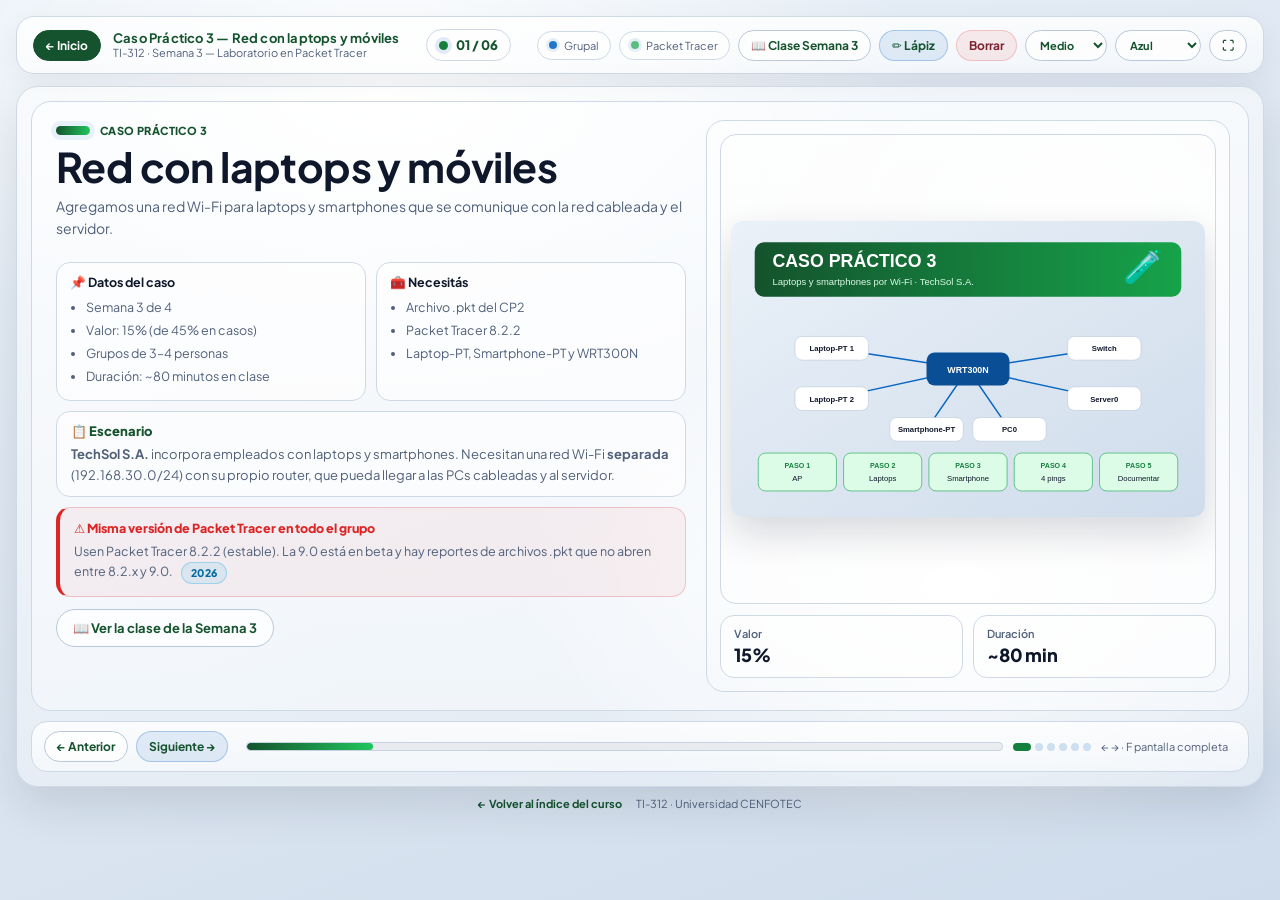
<file: TI312-CP3.html>
<!doctype html>
<html lang="es">
<head>
  <meta charset="utf-8"/>
  <meta name="viewport" content="width=device-width,initial-scale=1"/>
  <title>TI-312 · Caso Práctico 3 — Red con laptops y móviles</title>
  <link rel="icon" href="images/cenfotec-logo.svg"/>
  <link rel="stylesheet" href="assets/deck.css"/>
</head>
<body>
<script>
/* ═══════════════════════════════════════════════
   TI-312 · Caso Práctico 3 — Red con laptops y móviles
   Para editar: cambiá el contenido de "slides".
   Cada slide: kicker, title, desc, html, badges, img
═══════════════════════════════════════════════ */
window.DECK = {
  title:"Caso Práctico 3 — Red con laptops y móviles",
  sub:"TI-312 · Semana 3 — Laboratorio en Packet Tracer",
  theme:"cp",
  pills:["Grupal","Packet Tracer"],
  links:[{"label":"📖 Clase Semana 3","href":"TI312-Semana3-Redes.html"}],
  slides:[
    /* ── CASO PRÁCTICO 3 ── */
    {
      kicker:"CASO PRÁCTICO 3",
      title:"Red con laptops y móviles",
      desc:"Agregamos una red Wi-Fi para laptops y smartphones que se comunique con la red cableada y el servidor.",
      html:`
          <div class="grid">
          <div class="card"><strong>📌 Datos del caso</strong><ul><li>Semana 3 de 4</li><li>Valor: 15% (de 45% en casos)</li><li>Grupos de 3–4 personas</li><li>Duración: ~80 minutos en clase</li></ul></div>
          <div class="card"><strong>🧰 Necesitás</strong><ul><li>Archivo .pkt del CP2</li><li>Packet Tracer 8.2.2</li><li>Laptop-PT, Smartphone-PT y WRT300N</li></ul></div>
          </div>
          <div class="bigcard"><div class="title">📋 Escenario</div><div style="color:var(--muted);font-size:13px;line-height:1.6"><b>TechSol S.A.</b> incorpora empleados con laptops y smartphones. Necesitan una red Wi-Fi <b>separada</b> (192.168.30.0/24) con su propio router, que pueda llegar a las PCs cableadas y al servidor.</div></div>
          <div class="warnBox"><div class="wtitle">⚠ Misma versión de Packet Tracer en todo el grupo</div><p>Usen Packet Tracer 8.2.2 (estable). La 9.0 está en beta y hay reportes de archivos .pkt que no abren entre 8.2.x y 9.0. <span class="updBadge">2026</span></p></div>
          <div class="ctaRow"><a class="btn" href="TI312-Semana3-Redes.html">📖 Ver la clase de la Semana 3</a></div>`,
      badges:{ak:"Valor",av:"15%",bk:"Duración",bv:"~80 min"},
      img:"images/cp3-portada.svg"
    },

    /* ── 01 · CASO PRÁCTICO 3 ── */
    {
      kicker:"HERRAMIENTA Y OBJETIVOS",
      title:"Laboratorio — Red con laptops y móviles",
      desc:"Extendemos la red del CP1/CP2 agregando conectividad Wi-Fi para laptops y smartphones.",
      html:`
          <div class="bigcard"><div class="title">📋 Escenario</div><div style="color:var(--muted);font-size:13px;line-height:1.6">El Wi-Fi del CP2 (<b>TechSol-WiFi</b>) es para equipos de la empresa. Ahora llegan laptops y celulares de uso móvil que deben ir en <b>otra red</b>: un segundo WRT300N, esta vez funcionando como <b>router</b>, crea la red 192.168.30.0/24 y la conecta a la red de la empresa.</div></div>
<div class="bigcard green"><div class="title">🎯 Objetivos</div><ul><li>Agregar un 2.º WRT300N conectado por su puerto <b>Internet</b></li><li>Configurar su lado Internet (192.168.10.253) y su LAN (192.168.30.1)</li><li>Crear el Wi-Fi <b>TechSol-Movil</b> en el canal 11 con WPA2</li><li>Conectar 2 Laptop-PT y 1 Smartphone-PT</li><li>Verificar 4 pings y explicar por qué el camino inverso falla (NAT)</li></ul></div>
<div class="warnBox"><div class="wtitle">⚠ Diferencia con el CP2</div><p>En el CP2 el WRT300N era solo un <b>puente</b> (puerto Ethernet 1). En el CP3 se usa como <b>router</b> (puerto Internet): crea una red nueva y traduce las direcciones con NAT.</p></div>`,
      badges:{ak:"Grupos de",av:"3–4 personas",bk:"Duración",bv:"~80 minutos"},
      img:"images/cp3-topologia.svg"
    },

    /* ── 02 · INSTRUCCIONES ── */
    {
      kicker:"INSTRUCCIONES",
      title:"Pasos — Caso Práctico 3",
      desc:"Abrís el .pkt del CP2 y agregás la red Wi-Fi con los dispositivos móviles.",
      html:`
          <div class="bigcard"><div class="title">Paso a paso</div><ol class="stepList">
<li>Abrir el .pkt del CP2 → guardar como <b>TI312-CP3-NombreGrupo.pkt</b>.</li>
<li>Agregar un <b>segundo WRT300N</b> (renombrarlo <b>WRT300N-Movil</b>). Conectar su puerto <b>Internet</b> a un puerto libre del SW1 con Straight-Through.</li>
<li>GUI → Setup → Basic Setup → <b>Internet Setup: Static IP</b> · 192.168.10.253 · 255.255.255.0 · gateway 192.168.10.1 · DNS 192.168.10.2.</li>
<li>Misma página → <b>Router IP: 192.168.30.1</b> /24 → Save Settings.</li>
<li>Wireless: SSID <b>TechSol-Movil</b> · canal <b>11</b> · WPA2 Personal · AES · <b>Soporte2026</b> → Save Settings en cada página.</li>
<li>Agregar <b>Laptop2</b> y <b>Laptop3</b>: cambiar la tarjeta a <b>WPC300N</b> (apagada) y conectarlas a TechSol-Movil.</li>
<li>Agregar <b>Smartphone0</b> (End Devices): Config → Wireless0 → TechSol-Movil, WPA2-PSK, clave.</li>
<li>IPs estáticas: Laptop2 <b>.30.10</b> · Laptop3 <b>.30.11</b> · Phone <b>.30.20</b> · gateway <b>192.168.30.1</b>.</li>
<li>Verificar los 4 pings y documentar.</li></ol></div>
<div class="debateBox"><div class="dtitle">💡 Pregunta durante el lab</div><p>¿Por qué este Wi-Fi usa otro SSID y el canal 11, si el del CP2 ya existe? ¿Qué pasaría si los dos se llamaran igual?</p></div>`,
      badges:{ak:"Red Wi-Fi",av:"192.168.30.0/24",bk:"AP",bv:"WRT300N"},
      img:"images/s3-instrucciones.svg"
    },

    /* ── 03 · CONFIG AP ── */
    {
      kicker:"CONFIG AP",
      title:"Configurar el WRT300N en Packet Tracer",
      desc:"El AP se configura por su interfaz GUI dentro de PT — más sencillo que el CLI del router.",
      html:`
          <div class="grid">
<div class="card"><strong>Pings requeridos</strong><ul><li>Laptop2 → PC0 (192.168.10.10)</li><li>Laptop2 → Server0 (192.168.10.2)</li><li>Phone0 → PC0</li><li>Phone0 → Laptop2 (entre equipos Wi-Fi)</li></ul></div>
<div class="card"><strong>Lo que debe fallar</strong><ul><li>PC0 → Laptop2 (192.168.30.10)</li><li>Es esperado: el NAT no deja entrar conexiones que nadie pidió desde adentro</li></ul></div>
</div>
<div class="bigcard amber"><div class="title">Errores frecuentes</div><ul><li>Cable en <b>Ethernet 1</b> en vez de <b>Internet</b> (al revés que en el CP2)</li><li>Laptop sin tarjeta <b>WPC300N</b></li><li>Gateway de las laptops en .10.1 en vez de <b>.30.1</b></li><li>Mismo SSID que el AP del CP2: la laptop se conecta al que no es</li><li>Falta <b>Save Settings</b> en alguna página</li></ul></div>
<div class="warnBox"><div class="wtitle">💡 Ojo con el NAT</div><p>El WRT300N-Movil traduce todo lo que sale de la red .30 a su IP <b>192.168.10.253</b>. Por eso el Wi-Fi llega a la red cableada, pero la red cableada no puede iniciar conexiones hacia el Wi-Fi. Lo explicamos en la retro.</p></div>`,
      badges:{ak:"Internet · LAN",av:".10.253 · .30.1",bk:"Canal y SSID",bv:"11 · TechSol-Movil"},
      img:"images/s3-config-ap.svg"
    },

    /* ── 04 · RETROALIMENTACIÓN ── */
    {
      kicker:"RETROALIMENTACIÓN",
      title:"Revisión del Caso Práctico 3",
      desc:"Cada grupo comparte su topología y los resultados de los pings.",
      html:`
          <div class="bigcard green"><div class="title">✅ ¿Qué revisamos?</div><ul><li>¿El AP WRT300N está configurado correctamente?</li><li>¿Las laptops se conectaron al SSID?</li><li>¿El smartphone tiene IP válida?</li><li>¿Los 4 pings entre redes son exitosos?</li><li>¿La topología está documentada?</li></ul></div><div class="bigcard"><div class="title">💬 Discusión — 2 min por equipo</div><div style="color:var(--muted);font-size:13px;line-height:1.6">1) ¿Pusieron los móviles en VLAN separada?<br>2) ¿Qué pasa si dos APs usan el mismo canal?<br>3) ¿Cómo ampliarían la red Wi-Fi si hubiera 3 pisos?</div></div><div id="rv1w"><button class="btn primary" onclick="document.getElementById('rv1').style.display='block'">Ver errores frecuentes</button></div><div class="revealBox" id="rv1">Cable en Ethernet 1 en vez de Internet · Gateway incorrecto en las laptops (debe ser .30.1) · Laptop sin WPC300N · Mismo SSID o canal que el AP del CP2</div>`,
      badges:{ak:"Por grupo",av:"2 minutos",bk:"Criterio",bv:"Pings exitosos"},
      img:"images/s3-retro.svg"
    }
,

    /* ── ENTREGA ── */
    {
      kicker:"ENTREGA",
      title:"Entrega del Caso Práctico 3",
      desc:"Todo se sube al LMS antes de terminar la clase. Un solo integrante sube por el grupo.",
      html:`
          <div class="bigcard green"><div class="title">✅ Checklist de entrega</div><ul>
          <li>Archivo <code>TI312-CP3-NombreGrupo.pkt</code> que abra y funcione</li>
          <li>Captura de la topología con todos los enlaces en verde</li>
          <li>Tabla de direccionamiento IP actualizada</li>
          <li>Configuración del AP: SSID, canal 6, WPA2</li>
          <li>Capturas de los 4 pings requeridos (Wi-Fi ↔ cableada)</li>
          <li>Respuesta escrita a la pregunta guía del laboratorio</li>
          <li>Un problema que encontraron y cómo lo resolvieron</li></ul></div>
          <div class="bigcard"><div class="title">📦 Formato</div><div style="color:var(--muted);font-size:13px;line-height:1.6">Un PDF con capturas y respuestas + el archivo .pkt. Nombre: <code>TI312-CP3-NombreGrupo</code>.</div></div>
          <div class="ctaRow"><a class="btn" href="TI312-Semana3-Redes.html">📖 Volver a la clase</a><a class="btn home" href="index.html">← Índice del curso</a></div>`,
      badges:{ak:"Entrega",av:"LMS · hoy",bk:"Este CP vale",bv:"15%"},
      img:"images/cp-entrega.svg"
    }
  ]
};
</script>
<script src="assets/deck.js"></script>
</body>
</html>
</file>
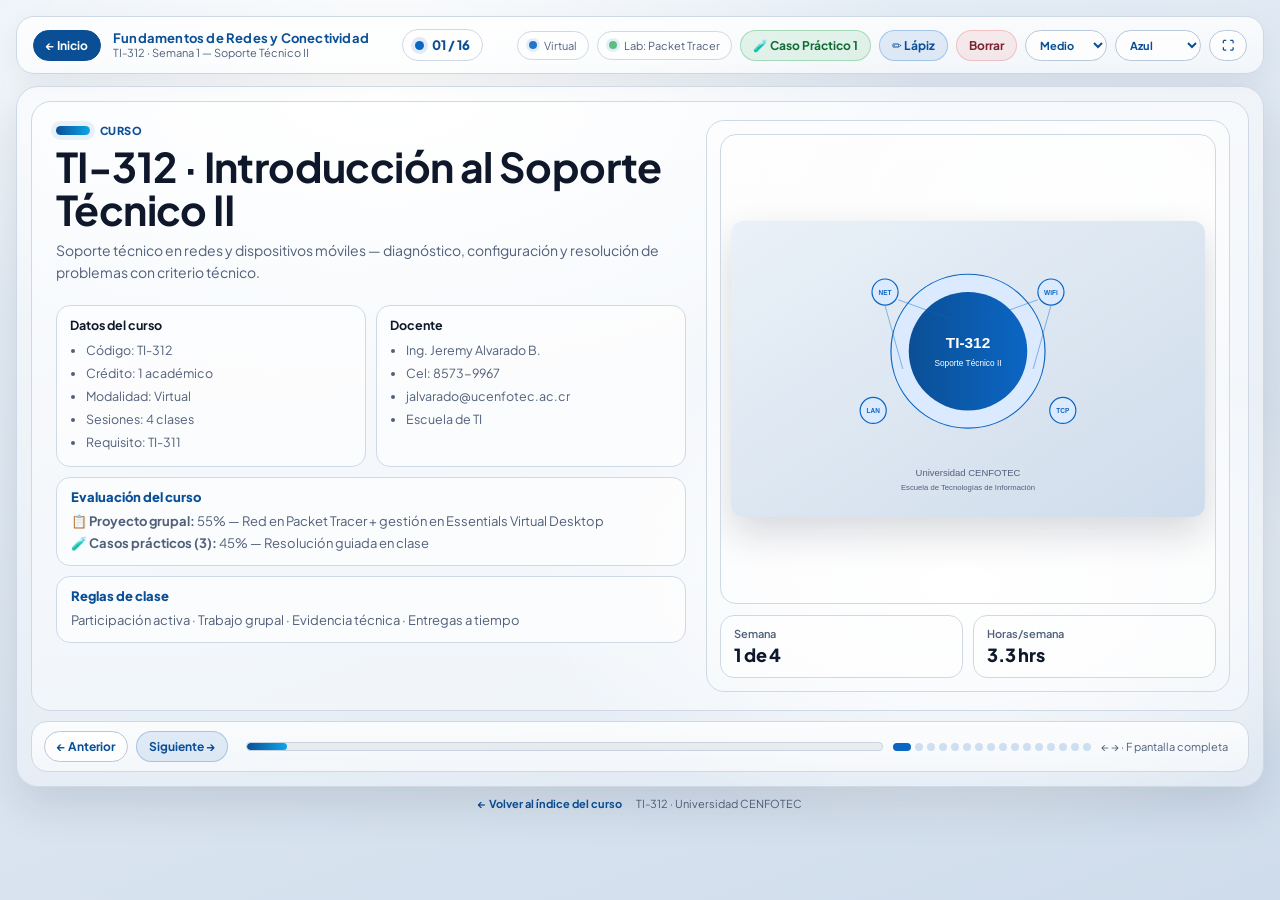
<file: TI312-Semana1-Redes.html>
<!doctype html>
<html lang="es">
<head>
  <meta charset="utf-8"/>
  <meta name="viewport" content="width=device-width,initial-scale=1"/>
  <title>TI-312 · Semana 1 — Fundamentos de Redes y Conectividad</title>
  <link rel="icon" href="images/cenfotec-logo.svg"/>
  <link rel="stylesheet" href="assets/deck.css"/>
</head>
<body>
<script>
/* ═══════════════════════════════════════════════
   TI-312 · Semana 1 — Fundamentos de Redes y Conectividad
   Para editar: cambiá el contenido de "slides".
   Cada slide: kicker, title, desc, html, badges, img
═══════════════════════════════════════════════ */
window.DECK = {
  title:"Fundamentos de Redes y Conectividad",
  sub:"TI-312 · Semana 1 — Soporte Técnico II",
  theme:"",
  pills:["Virtual","Lab: Packet Tracer"],
  links:[{"label":"🧪 Caso Práctico 1","href":"TI312-CP1.html","cls":"lab"}],
  slides:[
    /* ── 01 · CURSO ── */
    {
      kicker:"CURSO",
      title:"TI-312 · Introducción al Soporte Técnico II",
      desc:"Soporte técnico en redes y dispositivos móviles — diagnóstico, configuración y resolución de problemas con criterio técnico.",
      html:`
          <div class="grid">
          <div class="card">
          <strong>Datos del curso</strong>
          <ul>
          <li>Código: TI-312</li>
          <li>Crédito: 1 académico</li>
          <li>Modalidad: Virtual</li>
          <li>Sesiones: 4 clases</li>
          <li>Requisito: TI-311</li>
          </ul>
          </div>
          <div class="card">
          <strong>Docente</strong>
          <ul>
          <li>Ing. Jeremy Alvarado B.</li>
          <li>Cel: 8573-9967</li>
          <li>jalvarado@ucenfotec.ac.cr</li>
          <li>Escuela de TI</li>
          </ul>
          </div>
          </div>
          <div class="bigcard">
          <div class="title">Evaluación del curso</div>
          <div style="color:var(--muted);font-size:13px;line-height:1.7">
          📋 <b>Proyecto grupal:</b> 55% — Red en Packet Tracer + gestión en Essentials Virtual Desktop<br>
          🧪 <b>Casos prácticos (3):</b> 45% — Resolución guiada en clase
          </div>
          </div>
          <div class="bigcard">
          <div class="title">Reglas de clase</div>
          <div style="color:var(--muted);font-size:13px;line-height:1.7">
          Participación activa · Trabajo grupal · Evidencia técnica · Entregas a tiempo
          </div>
          </div>`,
      badges:{ak:"Semana",av:"1 de 4",bk:"Horas/semana",bv:"3.3 hrs"},
      img:"images/cenfotec-logo.svg"
    },

    /* ── 02 · AGENDA ── */
    {
      kicker:"AGENDA",
      title:"¿Qué hacemos hoy?",
      desc:"Semana 1 · Tema 1: Fundamentos de redes y conectividad — 200 minutos de clase.",
      html:`
          <div class="timerBadge">⏱ Clase 1 · ~200 minutos</div>
          <div class="bigcard green">
          <div class="title">📖 Bloque A — Teoría (80 min)</div>
          <ul>
          <li>Términos clave de redes</li>
          <li>Tipos y componentes de red e Internet</li>
          <li>Protocolos de capa de transporte e inalámbricos</li>
          <li>Número de puertos</li>
          <li>Dispositivos de red básicos y de seguridad</li>
          </ul>
          </div>
          <div class="bigcard amber">
          <div class="title">🧪 Bloque B — Caso Práctico 1 (80 min) · en su propia página</div>
          <ul>
          <li>Actividad grupal guiada en Packet Tracer</li>
          <li>Identificación de componentes de una red básica</li>
          <li>Diagnóstico de conectividad</li>
          </ul>
          <div class="ctaRow"><a class="btn lab" href="TI312-CP1.html">🧪 Abrir Caso Práctico 1 →</a></div>
          </div>
          <div class="bigcard">
          <div class="title">💬 Bloque C — Retro + Proyecto (40 min)</div>
          <ul>
          <li>Revisión de soluciones del caso</li>
          <li>Asignación del proyecto del curso</li>
          </ul>
          </div>`,
      badges:{ak:"Caso práctico",av:"Hoy",bk:"Proyecto",bv:"Se asigna"},
      img:"images/redes-agenda.svg"
    },

    /* ── 03 · CONCEPTO BASE ── */
    {
      kicker:"CONCEPTO BASE",
      title:"¿Qué es una red de computadoras?",
      desc:"Una red es un conjunto de dispositivos interconectados que comparten recursos e información mediante protocolos establecidos.",
      html:`
          <div class="bigcard">
          <div class="title">Definición técnica</div>
          <div style="color:var(--muted);font-size:13px;line-height:1.7">
          Una <b>red de computadoras</b> es un sistema de dispositivos electrónicos (nodos) conectados entre sí
          para intercambiar datos, compartir recursos (impresoras, almacenamiento, internet) y comunicarse.
          </div>
          </div>
          <div class="grid">
          <div class="card">
          <strong>Componentes básicos</strong>
          <ul>
          <li>Dispositivos finales (PCs, móviles)</li>
          <li>Dispositivos intermediarios (routers, switches)</li>
          <li>Medios de transmisión</li>
          <li>Protocolos de comunicación</li>
          </ul>
          </div>
          <div class="card">
          <strong>Beneficios</strong>
          <ul>
          <li>Compartir recursos</li>
          <li>Comunicación eficiente</li>
          <li>Acceso a Internet</li>
          <li>Centralización de datos</li>
          <li>Reducción de costos</li>
          </ul>
          </div>
          </div>
          <div class="debateBox">
          <div class="dtitle">🗣 Pregunta de activación</div>
          <p>¿Cuál es la diferencia entre conectar dos PCs directo con un cable y conectarlas a través de un switch? ¿Qué cambia en la red?</p>
          </div>`,
      badges:{ak:"Nodos",av:"2 o más",bk:"Base",bv:"Protocolos"},
      img:"images/red-concepto.svg"
    },

    /* ── 04 · VOCABULARIO ── */
    {
      kicker:"VOCABULARIO",
      title:"Términos clave de redes",
      desc:"Antes de configurar o solucionar problemas, todo técnico debe dominar el vocabulario esencial de redes.",
      html:`
          <div class="grid">
          <div class="card">
          <strong>📡 Ancho de banda</strong>
          <ul>
          <li>Capacidad máxima de transmisión</li>
          <li>Se mide en bps, Mbps, Gbps</li>
          <li>No es lo mismo que velocidad real</li>
          </ul>
          </div>
          <div class="card">
          <strong>⏱ Latencia</strong>
          <ul>
          <li>Tiempo de respuesta de la red</li>
          <li>Se mide en milisegundos (ms)</li>
          <li>Afecta videollamadas y gaming</li>
          </ul>
          </div>
          <div class="card">
          <strong>📦 Paquete</strong>
          <ul>
          <li>Unidad de datos transmitida</li>
          <li>Contiene encabezado + datos</li>
          <li>Tiene IP origen y destino</li>
          </ul>
          </div>
          <div class="card">
          <strong>🔀 Protocolo</strong>
          <ul>
          <li>Conjunto de reglas de comunicación</li>
          <li>Define formato y secuencia</li>
          <li>Ej: TCP/IP, HTTP, DNS</li>
          </ul>
          </div>
          <div class="card">
          <strong>🖧 IP Address</strong>
          <ul>
          <li>Identificador único de dispositivo</li>
          <li>IPv4: 192.168.1.1 (32 bits)</li>
          <li>IPv6: 128 bits, nueva generación</li>
          </ul>
          </div>
          <div class="card">
          <strong>🔲 MAC Address</strong>
          <ul>
          <li>Dirección física de la NIC</li>
          <li>48 bits, asignada por fabricante</li>
          <li>Opera en capa 2 (enlace)</li>
          </ul>
          </div>
          </div>
          <div class="debateBox">
          <div class="dtitle">🗣 Debate rápido (2 min)</div>
          <p>Un usuario se queja de que "el internet está lento". ¿Es un problema de <b>ancho de banda</b>, <b>latencia</b> o <b>algo más</b>? ¿Qué preguntas harías para diagnosticarlo?</p>
          </div>`,
      badges:{ak:"Clave",av:"Vocabulario",bk:"Sin esto",bv:"No hay diagnóstico"},
      img:"images/terminos-redes.svg"
    },

    /* ── 05 · TIPOS DE RED ── */
    {
      kicker:"TIPOS DE RED",
      title:"Tipos de redes: LAN, WAN, MAN y más",
      desc:"Las redes se clasifican según su alcance geográfico y propósito. Cada tipo tiene implicaciones técnicas diferentes.",
      html:`
          <div class="bigcard green">
          <div class="title">🏠 LAN — Red de Área Local</div>
          <div style="color:var(--muted);font-size:13px;line-height:1.6">
          Cubre un área pequeña (casa, oficina, piso). Alta velocidad (1 Gbps típico), baja latencia.
          Se conecta con switches y routers. Tecnología: Ethernet o Wi-Fi.
          </div>
          </div>
          <div class="bigcard amber">
          <div class="title">🌐 WAN — Red de Área Amplia</div>
          <div style="color:var(--muted);font-size:13px;line-height:1.6">
          Cubre grandes distancias (países, continentes). Internet es la WAN más grande del mundo.
          Usa tecnologías como fibra óptica, satélite, MPLS. Más latencia que LAN.
          </div>
          </div>
          <div class="bigcard">
          <div class="title">🏙 MAN — Red de Área Metropolitana</div>
          <div style="color:var(--muted);font-size:13px;line-height:1.6">
          Cubre una ciudad o campus universitario. Interconecta varias LAN.
          Usada por ISPs, universidades, municipalidades.
          </div>
          </div>
          <div class="grid">
          <div class="card">
          <strong>PAN (Personal)</strong>
          <ul><li>Bluetooth, USB</li><li>Radio: metros</li></ul>
          </div>
          <div class="card">
          <strong>WLAN (Inalámbrica)</strong>
          <ul><li>Wi-Fi 802.11</li><li>Sin cables físicos</li></ul>
          </div>
          </div>`,
      badges:{ak:"La más usada",av:"LAN",bk:"La más grande",bv:"WAN = Internet"},
      img:"images/tipos-red.svg"
    },

    /* ── 06 · TOPOLOGÍA ── */
    {
      kicker:"TOPOLOGÍA",
      title:"Topologías de red",
      desc:"La topología define cómo están conectados físicamente (o lógicamente) los dispositivos de una red.",
      html:`
          <div class="grid">
          <div class="card">
          <strong>⭐ Estrella</strong>
          <ul>
          <li>Todos conectados a un switch central</li>
          <li>La más común en redes LAN actuales</li>
          <li>Fallo de nodo no afecta a los demás</li>
          <li>Punto único de fallo: el switch</li>
          </ul>
          </div>
          <div class="card">
          <strong>🔵 Bus</strong>
          <ul>
          <li>Todos en un cable compartido</li>
          <li>Antigua (coaxial 10Base2)</li>
          <li>Fallo del bus = red caída</li>
          <li>Colisiones frecuentes</li>
          </ul>
          </div>
          <div class="card">
          <strong>🔄 Anillo</strong>
          <ul>
          <li>Datos circulan en loop</li>
          <li>Token Ring (legacy)</li>
          <li>Fallo en un nodo = red caída</li>
          <li>Poco usada hoy en día</li>
          </ul>
          </div>
          <div class="card">
          <strong>🕸 Malla</strong>
          <ul>
          <li>Múltiples rutas entre nodos</li>
          <li>Alta redundancia y tolerancia</li>
          <li>Costosa de implementar</li>
          <li>Usada en WAN críticas</li>
          </ul>
          </div>
          </div>
          <div class="debateBox">
          <div class="dtitle">🗣 Pregunta de debate (3 min)</div>
          <p>Si tenés que diseñar la red de una clínica con 20 computadoras, ¿qué topología usarías y por qué? ¿Qué pasa si falla el switch central?</p>
          </div>`,
      badges:{ak:"Más usada hoy",av:"Estrella",bk:"Más robusta",bv:"Malla"},
      img:"images/topologias.svg"
    },

    /* ── 07 · MODELO OSI ── */
    {
      kicker:"MODELO OSI",
      title:"Modelo OSI — Las 7 capas",
      desc:"El modelo OSI es el marco de referencia que explica cómo viajan los datos de un punto a otro en una red.",
      html:`
          <div class="bigcard">
          <div class="title">¿Por qué importa el modelo OSI en soporte?</div>
          <div style="color:var(--muted);font-size:13px;line-height:1.6">
          Un técnico usa el modelo OSI para <b>aislar en qué capa está el problema</b>.
          Si hay conectividad física pero no hay comunicación, el fallo está en capas superiores.
          </div>
          </div>
          <div style="display:flex;flex-direction:column;gap:6px;margin-top:10px">
          <div class="bigcard red" style="padding:8px 13px;margin-top:0">
          <div class="title" style="font-size:12px;margin:0">7 · Aplicación — HTTP, FTP, DNS, SMTP</div>
          </div>
          <div class="bigcard" style="padding:8px 13px;margin-top:0;border-color:rgba(217,119,6,.25);background:rgba(217,119,6,.06)">
          <div class="title" style="font-size:12px;margin:0;color:var(--amber)">6 · Presentación — Cifrado, compresión, SSL/TLS</div>
          </div>
          <div class="bigcard" style="padding:8px 13px;margin-top:0;border-color:rgba(217,119,6,.18);background:rgba(217,119,6,.04)">
          <div class="title" style="font-size:12px;margin:0;color:var(--amber)">5 · Sesión — Control de sesiones, autenticación</div>
          </div>
          <div class="bigcard green" style="padding:8px 13px;margin-top:0">
          <div class="title" style="font-size:12px;margin:0">4 · Transporte — TCP / UDP, puertos, segmentación</div>
          </div>
          <div class="bigcard green" style="padding:8px 13px;margin-top:0">
          <div class="title" style="font-size:12px;margin:0">3 · Red — IP, routers, enrutamiento</div>
          </div>
          <div class="bigcard" style="padding:8px 13px;margin-top:0">
          <div class="title" style="font-size:12px;margin:0">2 · Enlace — MAC, switches, tramas Ethernet</div>
          </div>
          <div class="bigcard" style="padding:8px 13px;margin-top:0">
          <div class="title" style="font-size:12px;margin:0">1 · Física — Cables, señales, bits</div>
          </div>
          </div>`,
      badges:{ak:"Capas clave",av:"4 (TCP/UDP)",bk:"Inicio diagnóstico",bv:"Capa 1 → arriba"},
      img:"images/modelo-osi.svg"
    },

    /* ── 08 · CAPA DE TRANSPORTE ── */
    {
      kicker:"CAPA DE TRANSPORTE",
      title:"TCP vs UDP — Protocolos de transporte",
      desc:"TCP y UDP son los dos protocolos principales de la capa 4 (transporte). Cada uno tiene un propósito específico.",
      html:`
          <div class="grid">
          <div class="card">
          <strong>🔒 TCP — Transmission Control Protocol</strong>
          <ul>
          <li>Orientado a conexión (3-way handshake)</li>
          <li>Garantiza entrega de datos</li>
          <li>Control de flujo y congestión</li>
          <li>Reenvía paquetes perdidos</li>
          <li>Más lento, más confiable</li>
          <li><b>Uso:</b> HTTP, HTTPS, FTP, SSH, correo</li>
          </ul>
          </div>
          <div class="card">
          <strong>⚡ UDP — User Datagram Protocol</strong>
          <ul>
          <li>Sin conexión (sin handshake)</li>
          <li>No garantiza entrega</li>
          <li>Sin control de flujo</li>
          <li>No reenvía paquetes perdidos</li>
          <li>Más rápido, menos confiable</li>
          <li><b>Uso:</b> DNS, VoIP, gaming, videollamadas, <b>QUIC / HTTP/3</b></li>
          </ul>
          </div>
          </div>
          <div class="bigcard">
          <div class="title">El 3-way handshake de TCP</div>
          <div style="color:var(--muted);font-size:13px;line-height:1.7">
          <b>SYN</b> → El cliente solicita conexión<br>
          <b>SYN-ACK</b> → El servidor acepta y confirma<br>
          <b>ACK</b> → El cliente confirma. Conexión establecida ✓
          </div>
          </div>
          <div class="debateBox">
          <div class="dtitle">🗣 Debate (2 min)</div>
          <p>Hoy YouTube, Google y gran parte de la web usan <b>HTTP/3 sobre QUIC</b>, que corre sobre UDP pero agrega su propia confiabilidad y cifrado TLS 1.3. ¿Por qué construir sobre UDP en lugar de TCP? Y en una videollamada, ¿cuándo preferirías perder un paquete antes que esperar?</p>
          </div>`,
      badges:{ak:"TCP usa",av:"Handshake",bk:"UDP prioriza",bv:"Velocidad"},
      img:"images/tcp-udp.svg"
    },

    /* ── 09 · PUERTOS DE RED ── */
    {
      kicker:"PUERTOS DE RED",
      title:"Número de puertos — La dirección dentro del servidor",
      desc:"Los puertos identifican qué servicio (aplicación) debe recibir el tráfico dentro de un dispositivo.",
      html:`
          <div class="bigcard">
          <div class="title">¿Qué es un puerto?</div>
          <div style="color:var(--muted);font-size:13px;line-height:1.6">
          Un número de puerto (0–65535) es un identificador lógico que indica <b>qué aplicación</b> dentro
          de un host debe procesar un paquete. La IP llega al dispositivo; el puerto lleva el dato a la aplicación correcta.
          </div>
          </div>
          <div class="grid">
          <div class="card">
          <strong>Puertos que todo técnico debe saber</strong>
          <ul>
          <li>20/21 — FTP</li>
          <li>22 — SSH</li>
          <li>23 — Telnet (texto plano: usar SSH)</li>
          <li>25 / 587 — SMTP (587 = envío autenticado)</li>
          <li>67 / 68 — DHCP (UDP)</li>
          <li>53 — DNS</li>
          <li>80 — HTTP</li>
          <li>443 — HTTPS (TCP) y HTTP/3 (UDP)</li>
          <li>3389 — RDP <i>(registrado, no well-known)</i></li>
          </ul>
          </div>
          <div class="card">
          <strong>Clasificación</strong>
          <ul>
          <li><b>0–1023:</b> Well-known (servicios del sistema)</li>
          <li><b>1024–49151:</b> Registrados (apps conocidas)</li>
          <li><b>49152–65535:</b> Dinámicos / efímeros</li>
          </ul>
          <br>
          <strong>Técnica de diagnóstico</strong>
          <ul>
          <li>netstat -an (ver puertos activos)</li>
          <li>Test-NetConnection IP -Port 443 (PowerShell)</li>
          <li>telnet / nc IP puerto (probar servicio)</li>
          <li>nmap (escaneo de puertos)</li>
          </ul>
          </div>
          </div>`,
      badges:{ak:"Rango total",av:"0 – 65535",bk:"HTTPS usa",bv:"Puerto 443"},
      img:"images/puertos.svg"
    },

    /* ── 10 · WI-FI Y INALÁMBRICO ── */
    {
      kicker:"WI-FI Y INALÁMBRICO",
      title:"Protocolos inalámbricos — Estándares 802.11",
      desc:"El estándar IEEE 802.11 define cómo funcionan las redes Wi-Fi. Cada versión trae mejoras en velocidad y frecuencia.",
      html:`
          <div class="bigcard">
          <div class="title">Evolución de Wi-Fi <span class="updBadge">2026</span></div>
          <div style="color:var(--muted);font-size:13px;line-height:1.7">
          Los estándares 802.11 son definidos por el IEEE. Cada versión mejora la velocidad máxima, el alcance
          y el manejo de múltiples dispositivos simultáneos.
          </div>
          </div>
          <div class="grid">
          <div class="card">
          <strong>Estándar / Wi-Fi</strong>
          <ul>
          <li>802.11b (Wi-Fi 1) — 11 Mbps, 2.4 GHz</li>
          <li>802.11g (Wi-Fi 3) — 54 Mbps, 2.4 GHz</li>
          <li>802.11n (Wi-Fi 4) — 600 Mbps, dual</li>
          <li>802.11ac (Wi-Fi 5) — 3.5 Gbps, 5 GHz</li>
          <li>802.11ax (Wi-Fi 6) — 9.6 Gbps, 2.4 + 5 GHz</li>
          <li>802.11ax (Wi-Fi 6E) — agrega 6 GHz</li>
          <li><b>802.11be (Wi-Fi 7) — 46 Gbps, 2.4 + 5 + 6 GHz</b></li>
          <li>802.11bn (Wi-Fi 8) — en desarrollo</li>
          </ul>
          </div>
          <div class="card">
          <strong>Bandas y novedades</strong>
          <ul>
          <li><b>2.4 GHz:</b> Mayor alcance, más interferencia (microondas, BT), más lenta</li>
          <li><b>5 GHz:</b> Menor alcance, menos interferencia, mayor velocidad</li>
          <li><b>6 GHz:</b> muchos canales limpios, corto alcance, exige WPA3</li>
          <li><b>Wi-Fi 7:</b> canales de 320 MHz y MLO (usa varias bandas a la vez)</li>
          <li><b>Wi-Fi 8:</b> prioriza confiabilidad y baja latencia, no velocidad pico</li>
          </ul>
          </div>
          </div>
          <div class="debateBox">
          <div class="dtitle">🗣 Caso de diagnóstico (2 min)</div>
          <p>Un usuario se queja de que su Wi-Fi va lento en la cocina. Su laptop está en 5 GHz. ¿Cuál es el problema probable y qué le recomendarías?</p>
          </div>`,
      badges:{ak:"Estándar actual",av:"Wi-Fi 7 (be)",bk:"Banda recomendada",bv:"5/6 GHz cercano"},
      img:"images/wifi-estandares.svg"
    },

    /* ── 11 · DISPOSITIVOS DE RED ── */
    {
      kicker:"DISPOSITIVOS DE RED",
      title:"Dispositivos de red — Hub, Switch, Router",
      desc:"Cada dispositivo opera en una capa diferente del modelo OSI y cumple una función específica en la red.",
      html:`
          <div class="bigcard red">
          <div class="title">🔆 Hub (Concentrador) — Capa 1</div>
          <div style="color:var(--muted);font-size:13px;line-height:1.6">
          Reenvía la señal a <b>todos los puertos</b> sin distinción. Sin inteligencia.
          Genera colisiones. Obsoleto. No se recomienda en redes modernas.
          </div>
          </div>
          <div class="bigcard amber">
          <div class="title">🔀 Switch (Conmutador) — Capa 2</div>
          <div style="color:var(--muted);font-size:13px;line-height:1.6">
          Aprende direcciones MAC. Envía tramas solo al puerto correcto.
          Reduce colisiones. Base de las redes LAN modernas.
          Puede ser administrable (VLANs, QoS, STP) o no administrable.
          </div>
          </div>
          <div class="bigcard green">
          <div class="title">🌐 Router (Enrutador) — Capa 3</div>
          <div style="color:var(--muted);font-size:13px;line-height:1.6">
          Conecta redes diferentes. Usa direcciones IP. Determina la mejor ruta para los paquetes.
          Contiene tabla de enrutamiento. Separa dominios de broadcast.
          Permite acceso a Internet (NAT).
          </div>
          </div>
          <div class="bigcard">
          <div class="title">📡 Access Point (AP)</div>
          <div style="color:var(--muted);font-size:13px;line-height:1.6">
          Extiende la red alámbrica al espacio inalámbrico. Convierte tráfico Ethernet a Wi-Fi.
          Diferente al router (el AP no enruta, solo da acceso inalámbrico).
          </div>
          </div>`,
      badges:{ak:"Switch opera en",av:"Capa 2 (MAC)",bk:"Router opera en",bv:"Capa 3 (IP)"},
      img:"images/dispositivos-red.svg"
    },

    /* ── 12 · SEGURIDAD DE RED ── */
    {
      kicker:"SEGURIDAD DE RED",
      title:"Dispositivos de seguridad en redes",
      desc:"Además de routers y switches, las redes modernas incluyen dispositivos especializados para proteger el tráfico.",
      html:`
          <div class="grid">
          <div class="card">
          <strong>🔥 Firewall</strong>
          <ul>
          <li>Filtra tráfico por reglas</li>
          <li>Puede ser hardware o software</li>
          <li>Bloquea puertos y protocolos</li>
          <li>Inspecciona paquetes (stateful)</li>
          <li>NGFW: filtra también por aplicación y usuario</li>
          </ul>
          </div>
          <div class="card">
          <strong>🔍 IDS / IPS</strong>
          <ul>
          <li>IDS: Detecta intrusiones</li>
          <li>IPS: Detecta y bloquea</li>
          <li>Analiza patrones de tráfico</li>
          <li>Genera alertas y logs</li>
          <li>Trabaja junto al firewall</li>
          </ul>
          </div>
          <div class="card">
          <strong>🔐 VPN / ZTNA</strong>
          <ul>
          <li>Crea túneles cifrados</li>
          <li>Conecta redes remotas</li>
          <li>Cifra tráfico en tránsito</li>
          <li>Tendencia: Zero Trust (ZTNA) — verificar cada acceso, no confiar por estar "adentro"</li>
          </ul>
          </div>
          <div class="card">
          <strong>📊 NAT</strong>
          <ul>
          <li>Traduce IPs privadas a públicas</li>
          <li>Oculta estructura interna</li>
          <li>Permite compartir una IP pública</li>
          <li>Función común en routers</li>
          </ul>
          </div>
          </div>
          <div class="debateBox">
          <div class="dtitle">🗣 Debate (3 min)</div>
          <p>Una empresa solo tiene firewall y cree que está segura. ¿Es eso suficiente? ¿Qué otros dispositivos o medidas completarían la estrategia de seguridad?</p>
          </div>`,
      badges:{ak:"Primera defensa",av:"Firewall",bk:"Complemento",bv:"IDS/IPS + VPN"},
      img:"images/seguridad-red.svg"
    },

    /* ── 13 · SERVICIOS DE RED ── */
    {
      kicker:"SERVICIOS DE RED",
      title:"DNS, DHCP y direccionamiento IP",
      desc:"Estos tres servicios son fundamentales para que una red funcione de forma automática y que los usuarios puedan navegar.",
      html:`
          <div class="bigcard green">
          <div class="title">🌐 DNS — Domain Name System</div>
          <div style="color:var(--muted);font-size:13px;line-height:1.6">
          Traduce nombres de dominio (google.com) a direcciones IP (142.250.x.x).
          Es la "guía telefónica" de Internet. Puerto 53 UDP/TCP; cifrado con DoH (443) o DoT (853).
          Si falla: "No se puede resolver el nombre del host".
          </div>
          </div>
          <div class="bigcard amber">
          <div class="title">⚙️ DHCP — Dynamic Host Configuration Protocol</div>
          <div style="color:var(--muted);font-size:13px;line-height:1.6">
          Asigna automáticamente IP, máscara, gateway y DNS a los dispositivos de la red.
          Sin DHCP, cada dispositivo necesita configuración manual.
          Si falla: el dispositivo obtiene IP 169.254.x.x (APIPA).
          </div>
          </div>
          <div class="bigcard">
          <div class="title">🔢 Direccionamiento IPv4</div>
          <div style="color:var(--muted);font-size:13px;line-height:1.6">
          <b>IP privadas:</b> 192.168.x.x / 10.x.x.x / 172.16–31.x.x (uso interno)<br>
          <b>IP pública:</b> Asignada por el ISP (única en Internet)<br>
          <b>Máscara:</b> Define qué parte es red y qué parte es host<br>
          <b>Gateway:</b> Dirección del router (puerta de salida)
          </div>
          </div>`,
      badges:{ak:"DNS puerto",av:"53",bk:"IP sin DHCP",bv:"169.254.x.x"},
      img:"images/dns-dhcp.svg"
    },

    /* ── 14 · PAUSA ACTIVA ── */
    {
      kicker:"PAUSA ACTIVA",
      title:"Pausa activa — 5 minutos",
      desc:"Párense de la silla, descansen la vista e hidrátense. Volvemos con la práctica guiada.",
      html:`
          <div class="bigcard green">
          <div class="title">✅ Lo que vimos hasta aquí</div>
          <ul>
          <li>Definición y componentes de una red</li>
          <li>Tipos: LAN, WAN, MAN, WLAN</li>
          <li>Topologías: estrella, bus, malla</li>
          <li>Modelo OSI — 7 capas</li>
          <li>TCP vs UDP y puertos</li>
          <li>Wi-Fi: estándares 802.11</li>
          <li>Dispositivos: hub, switch, router, AP</li>
          <li>Seguridad: firewall, IDS/IPS, VPN</li>
          <li>Servicios: DNS, DHCP, IP</li>
          </ul>
          </div>
          <div class="bigcard amber">
          <div class="title">⏭ Al volver</div>
          <div style="color:var(--muted);font-size:13px;line-height:1.6">
          Arrancamos con el <b>Caso Práctico 1</b> en grupos.<br>
          Asegurate de tener Packet Tracer abierto.
          </div>
          <div class="ctaRow"><a class="btn lab" href="TI312-CP1.html">🧪 Ir al Caso Práctico 1 →</a></div>
          </div>`,
      badges:{ak:"Duración",av:"5 minutos",bk:"Siguiente",bv:"Caso Práctico 1"},
      img:"images/pausa.svg"
    },

    /* ── 15 · PROYECTO DEL CURSO ── */
    {
      kicker:"PROYECTO DEL CURSO",
      title:"Proyecto grupal — Red empresarial completa",
      desc:"El proyecto integra todos los temas del curso. Se trabaja a lo largo de las 4 semanas y se presenta en la Semana 4.",
      html:`
          <div class="grid">
          <div class="card">
          <strong>📁 Escenario</strong>
          <ul>
          <li>Empresa ficticia con 3 departamentos</li>
          <li>Usuarios fijos + dispositivos móviles</li>
          <li>Servidor local + acceso a Internet</li>
          <li>Necesidades de seguridad básica</li>
          </ul>
          </div>
          <div class="card">
          <strong>📋 Entregables</strong>
          <ul>
          <li>Red en Packet Tracer (funcional)</li>
          <li>Gestión de dispositivos móviles en Essentials VD</li>
          <li>Documentación técnica completa</li>
          <li>Defensa oral (semana 4)</li>
          </ul>
          </div>
          </div>
          <div class="bigcard amber">
          <div class="title">📌 Rúbrica de evaluación (55%)</div>
          <ul>
          <li>Definición de requerimientos</li>
          <li>Esbozo y diseño de la red</li>
          <li>Implementación en Packet Tracer</li>
          <li>Configuración de dispositivos móviles/portátiles</li>
          <li>Resolución de problemas demostrada</li>
          <li>Documentación de la configuración</li>
          </ul>
          </div>
          <div class="bigcard green">
          <div class="title">⏱ Avance esta semana (9 horas extra clase)</div>
          <div style="color:var(--muted);font-size:13px;line-height:1.6">
          Definan el escenario y hagan el esbozo inicial de la red. Usen lo aprendido hoy.
          </div>
          </div>`,
      badges:{ak:"Peso total",av:"55%",bk:"Grupos de",bv:"3–4 estudiantes"},
      img:"images/proyecto.svg"
    },

    /* ── 16 · CIERRE DE CLASE ── */
    {
      kicker:"CIERRE DE CLASE",
      title:"Resumen y próxima semana",
      desc:"Semana 1 completada. Próxima clase: Configuración y mantenimiento de redes.",
      html:`
          <div class="bigcard green">
          <div class="title">✅ Lo que aprendimos hoy</div>
          <ul>
          <li>Términos clave: ancho de banda, latencia, paquete, protocolo, IP, MAC</li>
          <li>Tipos de red: LAN, WAN, MAN, WLAN, PAN</li>
          <li>Topologías: estrella, bus, anillo, malla</li>
          <li>Modelo OSI y sus 7 capas</li>
          <li>TCP vs UDP — cuándo usar cada uno</li>
          <li>Puertos de red más importantes</li>
          <li>Estándares Wi-Fi 802.11</li>
          <li>Dispositivos: hub, switch, router, AP, firewall</li>
          <li>Servicios: DNS, DHCP, direccionamiento IPv4</li>
          </ul>
          </div>
          <div class="bigcard amber">
          <div class="title">📚 Semana 2 — Tema 2: Configuración y mantenimiento de redes</div>
          <ul>
          <li>Conexión de dispositivos a la red</li>
          <li>Configuración de redes cableadas e inalámbricas</li>
          <li>Tarjetas de red y dispositivos IoT</li>
          <li>Configuración de cortafuegos</li>
          <li>Diagnóstico y solución de problemas</li>
          </ul>
          </div>
          <div class="bigcard">
          <div class="title">📌 Recordatorio</div>
          <div style="color:var(--muted);font-size:13px;line-height:1.6">
          Avancen 9 horas en el proyecto esta semana. Traigan el esbozo de red para la próxima clase.
          </div>
          </div>`,
      badges:{ak:"Próxima clase",av:"Semana 2",bk:"Avance extra clase",bv:"9 horas"},
      img:"images/cierre.svg"
    }
  ]
};
</script>
<script src="assets/deck.js"></script>
</body>
</html>
</file>
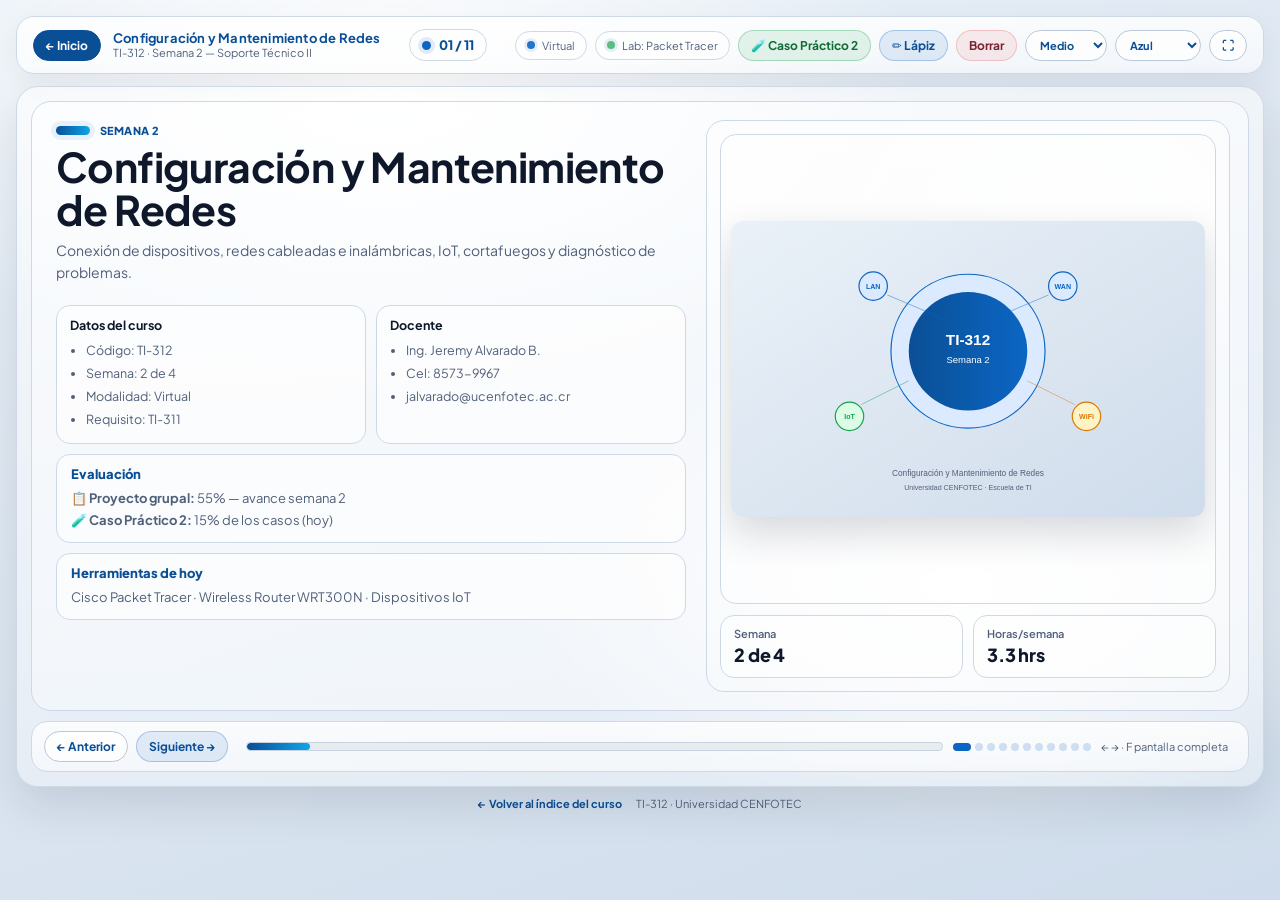
<file: TI312-Semana2-Redes.html>
<!doctype html>
<html lang="es">
<head>
  <meta charset="utf-8"/>
  <meta name="viewport" content="width=device-width,initial-scale=1"/>
  <title>TI-312 · Semana 2 — Configuración y Mantenimiento de Redes</title>
  <link rel="icon" href="images/cenfotec-logo.svg"/>
  <link rel="stylesheet" href="assets/deck.css"/>
</head>
<body>
<script>
/* ═══════════════════════════════════════════════
   TI-312 · Semana 2 — Configuración y Mantenimiento de Redes
   Para editar: cambiá el contenido de "slides".
   Cada slide: kicker, title, desc, html, badges, img
═══════════════════════════════════════════════ */
window.DECK = {
  title:"Configuración y Mantenimiento de Redes",
  sub:"TI-312 · Semana 2 — Soporte Técnico II",
  theme:"",
  pills:["Virtual","Lab: Packet Tracer"],
  links:[{"label":"🧪 Caso Práctico 2","href":"TI312-CP2.html","cls":"lab"}],
  slides:[
    /* ── 01 · SEMANA 2 ── */
    {
      kicker:"SEMANA 2",
      title:"Configuración y Mantenimiento de Redes",
      desc:"Conexión de dispositivos, redes cableadas e inalámbricas, IoT, cortafuegos y diagnóstico de problemas.",
      html:`
          <div class="grid">
          <div class="card"><strong>Datos del curso</strong><ul><li>Código: TI-312</li><li>Semana: 2 de 4</li><li>Modalidad: Virtual</li><li>Requisito: TI-311</li></ul></div>
          <div class="card"><strong>Docente</strong><ul><li>Ing. Jeremy Alvarado B.</li><li>Cel: 8573-9967</li><li>jalvarado@ucenfotec.ac.cr</li></ul></div>
          </div>
          <div class="bigcard"><div class="title">Evaluación</div><div style="color:var(--muted);font-size:13px;line-height:1.7">📋 <b>Proyecto grupal:</b> 55% — avance semana 2<br>🧪 <b>Caso Práctico 2:</b> 15% de los casos (hoy)</div></div>
          <div class="bigcard"><div class="title">Herramientas de hoy</div><div style="color:var(--muted);font-size:13px;line-height:1.7">Cisco Packet Tracer · Wireless Router WRT300N · Dispositivos IoT</div></div>`,
      badges:{ak:"Semana",av:"2 de 4",bk:"Horas/semana",bv:"3.3 hrs"},
      img:"images/s2-portada.svg"
    },

    /* ── 02 · AGENDA ── */
    {
      kicker:"AGENDA",
      title:"¿Qué hacemos hoy?",
      desc:"Semana 2 · Tema 2: Configuración y mantenimiento de redes — 200 minutos de clase.",
      html:`
          <div class="timerBadge">⏱ Clase 2 · ~200 minutos</div>
          <div class="bigcard green"><div class="title">📖 Bloque A — Teoría (80 min)</div><ul><li>Conexión de dispositivos a la red</li><li>Configuración de redes cableadas e inalámbricas</li><li>NIC y dispositivos IoT</li><li>Configuración de cortafuegos</li><li>Problemas y soluciones de red</li></ul></div>
          <div class="bigcard amber"><div class="title">🧪 Bloque B — Caso Práctico 2 (80 min) · en su propia página</div><ul><li>Red con AP inalámbrico en Packet Tracer</li><li>Configuración de dispositivo IoT</li><li>Aplicar reglas de cortafuegos básicas</li></ul><div class="ctaRow"><a class="btn lab" href="TI312-CP2.html">🧪 Abrir Caso Práctico 2 →</a></div></div>
          <div class="bigcard"><div class="title">💬 Bloque C — Retro + Proyecto (40 min)</div><ul><li>Revisión grupal de resultados</li><li>Avance del proyecto del curso</li></ul></div>`,
      badges:{ak:"Caso Práctico",av:"2 — Hoy",bk:"Extra clase",bv:"10 horas"},
      img:"images/s2-agenda.svg"
    },

    /* ── 03 · CONEXIÓN ── */
    {
      kicker:"CONEXIÓN",
      title:"Conexión de dispositivos a la red",
      desc:"Antes de configurar, el dispositivo debe estar físicamente conectado de forma correcta.",
      html:`
          <div class="grid">
          <div class="card"><strong>🔌 Conexión cableada</strong><ul><li>Cable Ethernet (RJ-45)</li><li>Cat5e / Cat6 / Cat6a (Cat8: data center)</li><li>Velocidad: 1G típico · 2.5G/5G multigigabit · 10G</li><li>Full-duplex estándar</li><li>LED verde = enlace activo</li></ul></div>
          <div class="card"><strong>📡 Conexión inalámbrica</strong><ul><li>Wi-Fi 802.11n/ac/ax/be (Wi-Fi 4 a 7)</li><li>SSID + autenticación</li><li>WPA2 / WPA3</li><li>2.4 · 5 · 6 GHz</li><li>RSSI = intensidad de señal</li></ul></div>
          </div>
          <div class="bigcard"><div class="title">Pasos para conectar un dispositivo</div><ul><li>1. Verificar el medio físico (cable o Wi-Fi)</li><li>2. Obtener o asignar IP (DHCP o estática)</li><li>3. Configurar máscara y gateway</li><li>4. Verificar con ping al gateway</li><li>5. Ping a Internet (8.8.8.8)</li></ul></div>
          <div class="debateBox"><div class="dtitle">🗣 Pregunta de activación</div><p>¿Cuál es la diferencia entre conectar un dispositivo a la red y configurarlo en la red? ¿Puede haber conexión física sin configuración lógica?</p></div>`,
      badges:{ak:"Capa OSI",av:"1 y 3",bk:"Verificar",bv:"Ping ✓"},
      img:"images/s2-conexion.svg"
    },

    /* ── 04 · REDES CABLEADAS ── */
    {
      kicker:"REDES CABLEADAS",
      title:"Configuración de redes cableadas",
      desc:"Ethernet es el estándar dominante para redes LAN. Conocer sus variantes define qué cable y velocidad usar.",
      html:`
          <div class="bigcard"><div class="title">Estándares Ethernet — IEEE 802.3</div><div style="color:var(--muted);font-size:13px;line-height:1.7"><b>Fast Ethernet (100BASE-TX):</b> 100 Mbps · Cat5 · Para equipos legacy<br><b>Gigabit Ethernet (1000BASE-T):</b> 1 Gbps · Cat5e/Cat6 · Estándar actual<br><b>Multigigabit (2.5G/5GBASE-T):</b> 2.5–5 Gbps · Cat5e/Cat6 · Uplink de APs Wi-Fi 6/7 <span class="updBadge">2026</span><br><b>10G Ethernet (10GBASE-T):</b> 10 Gbps · Cat6a/Cat7 · Servidores y backbone</div></div>
          <div class="grid">
          <div class="card"><strong>Cable Straight-Through</strong><ul><li>Dispositivos <b>distintos</b></li><li>PC → Switch</li><li>Switch → Router</li><li>El más común</li></ul></div>
          <div class="card"><strong>Cable Crossover</strong><ul><li>Dispositivos <b>iguales</b></li><li>PC → PC</li><li>Switch → Switch</li><li>Auto-MDIX lo reemplaza</li></ul></div>
          </div>
          <div class="debateBox"><div class="dtitle">🗣 Debate (2 min)</div><p>¿Por qué los switches modernos como el 2960 tienen Auto-MDIX? ¿Qué problema resuelve? ¿Seguís necesitando saber la diferencia?</p></div>`,
      badges:{ak:"Estándar actual",av:"Gigabit",bk:"Cable más usado",bv:"Straight-Through"},
      img:"images/s2-cableada.svg"
    },

    /* ── 05 · REDES INALÁMBRICAS ── */
    {
      kicker:"REDES INALÁMBRICAS",
      title:"Configuración de redes inalámbricas",
      desc:"Un AP mal configurado es la causa más frecuente de problemas de Wi-Fi en entornos empresariales.",
      html:`
          <div class="bigcard"><div class="title">Parámetros clave de un Access Point</div><div style="color:var(--muted);font-size:13px;line-height:1.7"><b>SSID:</b> Nombre de la red. Puede ocultarse pero no mejora la seguridad.<br><b>Canal:</b> En 2.4 GHz usar 1, 6 o 11 para evitar solapamiento.<br><b>Seguridad:</b> WPA3 > WPA2-AES > WPA2-TKIP. Nunca WEP.<br><b>Potencia de señal:</b> Ajustable para limitar el alcance (seguridad).</div></div>
          <div class="grid">
          <div class="card"><strong>WPA2 vs WPA3</strong><ul><li>WPA2: AES-CCMP · Suficiente para empresas</li><li>WPA3: SAE · Más resistente a ataques de diccionario</li><li>WPA3 obligatorio para certificar Wi-Fi 6/6E/7</li><li>En 6 GHz solo se permite WPA3</li></ul></div>
          <div class="card"><strong>DHCP del AP</strong><ul><li>El AP puede actuar como servidor DHCP</li><li>Asigna IPs a dispositivos Wi-Fi</li><li>Cuidado: doble DHCP en la red</li><li>Mejor práctica: DHCP en el router</li></ul></div>
          </div>
          <div class="debateBox"><div class="dtitle">🗣 Caso real (2 min)</div><p>Un empleado conecta su propio router Wi-Fi a la red de la empresa para "tener mejor señal". ¿Qué problemas técnicos puede generar? ¿Cómo lo detectarías?</p></div>`,
      badges:{ak:"Seguridad mínima",av:"WPA2-AES",bk:"Canales libres",bv:"1 · 6 · 11"},
      img:"images/s2-inalambrica.svg"
    },

    /* ── 06 · NIC e IoT ── */
    {
      kicker:"NIC e IoT",
      title:"Tarjetas de red y dispositivos IoT",
      desc:"Cada dispositivo en la red necesita una NIC. Los dispositivos IoT agregan complejidad y riesgo de seguridad.",
      html:`
          <div class="grid">
          <div class="card"><strong>🖧 NIC — Network Interface Card</strong><ul><li>Dirección MAC: 48 bits, única</li><li>Tipos: PCI · PCIe · USB · Integrada</li><li>Velocidades: 100M · 1G · 10G</li><li>Capa 2 del modelo OSI</li><li>Necesita driver (controlador)</li></ul></div>
          <div class="card"><strong>📱 IoT en la red</strong><ul><li>Sensores · Cámaras · Smart Home</li><li>IP asignada como cualquier PC</li><li>Protocolos: MQTT · CoAP · <b>Matter / Thread</b> · Zigbee</li><li>Riesgo: firmware sin actualizar</li><li>Mejor práctica: VLAN separada</li></ul></div>
          </div>
          <div class="bigcard amber"><div class="title">⚠ Seguridad IoT — Riesgo real</div><div style="color:var(--muted);font-size:13px;line-height:1.7">En 2016, la botnet <b>Mirai</b> usó cámaras y DVRs con contraseñas por defecto para tumbar sitios enormes. La historia se repite: a finales de 2025 la botnet <b>Aisuru/Kimwolf</b>, armada con millones de cajas Android TV no oficiales, lanzó un ataque récord de <b>31.4 Tbps</b>. Un IoT mal configurado en tu red = puerta trasera. <span class="updBadge">2026</span></div></div>
          <div class="debateBox"><div class="dtitle">🗣 Debate (2 min)</div><p>¿Por qué pondrías los dispositivos IoT en una VLAN separada de las PCs de trabajo? ¿Qué pasa si no lo hacés?</p></div>`,
      badges:{ak:"MAC Address",av:"Capa 2",bk:"IoT: mejor",bv:"VLAN separada"},
      img:"images/s2-nic-iot.svg"
    },

    /* ── 07 · CORTAFUEGOS ── */
    {
      kicker:"CORTAFUEGOS",
      title:"Configuración de cortafuegos",
      desc:"Un firewall sin reglas correctas da una falsa sensación de seguridad. Las reglas importan más que tenerlo.",
      html:`
          <div class="bigcard"><div class="title">Tipos de cortafuegos</div><div style="color:var(--muted);font-size:13px;line-height:1.7"><b>Stateless (sin estado):</b> Filtra por regla fija (IP origen/destino, puerto, protocolo). Rápido pero limitado.<br><b>Stateful (con estado):</b> Sigue el estado de cada sesión. Permite respuestas de conexiones iniciadas internamente. Más inteligente.</div></div>
          <div class="grid">
          <div class="card"><strong>Reglas básicas</strong><ul><li>Deny all (regla base)</li><li>Allow established (respuestas)</li><li>Allow specific ports (443, 22 solo desde admin)</li><li>Log denied (auditoría)</li></ul></div>
          <div class="card"><strong>Configuración en PT</strong><ul><li>Se configuran por <b>CLI</b> del router</li><li><code>access-list 100 deny/permit ...</code></li><li><code>ip access-group 100 in</code> en la interfaz</li><li>Solo filtran tráfico que <b>pasa por el router</b></li></ul></div>
          </div>
          <div class="bigcard red"><div class="title">Principio de mínimo privilegio</div><div style="color:var(--muted);font-size:13px;line-height:1.7">Permitir solo lo estrictamente necesario. Denegar todo lo demás por defecto. Si no sabés por qué una regla existe, probablemente no debería estar.</div></div>`,
      badges:{ak:"Regla base",av:"Deny all",bk:"Tipo recomendado",bv:"Stateful"},
      img:"images/s2-firewall.svg"
    },

    /* ── 08 · DIAGNÓSTICO ── */
    {
      kicker:"DIAGNÓSTICO",
      title:"Problemas y soluciones de red",
      desc:"El 80% de los problemas de red se resuelven con los mismos 5 pasos. El orden importa.",
      html:`
          <div class="bigcard green"><div class="title">Metodología: Capa 1 → arriba</div><ul><li><b>Capa 1:</b> ¿Hay cable? ¿LED encendido? → Verificar físico</li><li><b>Capa 2:</b> ¿El switch ve la MAC? → show mac address-table</li><li><b>Capa 3:</b> ¿Tiene IP correcta? → ipconfig / ping gateway</li><li><b>Capa 4-7:</b> ¿El servicio responde? → telnet IP puerto / nmap</li></ul></div>
          <div class="grid">
          <div class="card"><strong>Síntomas frecuentes</strong><ul><li>169.254.x.x → DHCP falla</li><li>Ping gateway falla → IP/GW mal</li><li>Ping IP OK, nombre falla → DNS</li><li>LED ámbar → STP convergiendo</li></ul></div>
          <div class="card"><strong>Herramientas clave</strong><ul><li>ipconfig / ifconfig</li><li>ping · tracert · nslookup</li><li>show ip int brief (Cisco)</li><li>netstat -an · nmap</li></ul></div>
          </div>
          <div class="debateBox"><div class="dtitle">🗣 Caso práctico rápido (3 min)</div><p>Un usuario no puede acceder a una página web. Puede hacer ping a 8.8.8.8 pero no a google.com. ¿En qué capa está el problema? ¿Qué hacés primero?</p></div>`,
      badges:{ak:"Regla de oro",av:"Capa 1 → arriba",bk:"Primero siempre",bv:"Ping al gateway"},
      img:"images/s2-problemas.svg"
    },

    /* ── 09 · PAUSA ACTIVA ── */
    {
      kicker:"PAUSA ACTIVA",
      title:"Pausa activa — 5 minutos",
      desc:"Párense de la silla, descansen la vista e hidrátense. Volvemos con el Caso Práctico 2.",
      html:`
          <div class="bigcard green"><div class="title">✅ Lo que vimos — Bloque A</div><ul><li>Conexión de dispositivos (físico y lógico)</li><li>Redes cableadas: Ethernet y tipos de cable</li><li>Redes inalámbricas: AP, SSID, WPA2/3</li><li>NIC: MAC, capas, tipos</li><li>IoT: riesgos y VLAN separada</li><li>Cortafuegos: stateless vs stateful, reglas</li><li>Diagnóstico: metodología capa por capa</li></ul></div>
          <div class="bigcard amber"><div class="title">⏭ Al volver</div><div style="color:var(--muted);font-size:13px;line-height:1.6">Caso Práctico 2 en Packet Tracer.<br>Vamos a agregar un AP inalámbrico y un dispositivo IoT a la red.</div><div class="ctaRow"><a class="btn lab" href="TI312-CP2.html">🧪 Ir al Caso Práctico 2 →</a></div></div>`,
      badges:{ak:"Duración",av:"5 minutos",bk:"Siguiente",bv:"Caso Práctico 2"},
      img:"images/s2-pausa.svg"
    },

    /* ── 10 · PROYECTO DEL CURSO ── */
    {
      kicker:"PROYECTO DEL CURSO",
      title:"Avance del proyecto — Semana 2",
      desc:"Esta semana agregan conectividad inalámbrica e IoT a su red empresarial.",
      html:`
          <div class="grid">
          <div class="card"><strong>📁 Esta semana agregan</strong><ul><li>Red inalámbrica (AP configurado)</li><li>Al menos 1 dispositivo IoT</li><li>Cortafuegos básico (ACL)</li><li>Documentación actualizada</li></ul></div>
          <div class="card"><strong>📋 Rúbrica</strong><ul><li>Requerimientos definidos</li><li>Diseño actualizado</li><li>Implementación en PT</li><li>Config dispositivos</li><li>Resolución problemas</li><li>Documentación</li></ul></div>
          </div>
          <div class="bigcard amber"><div class="title">⏱ Extra clase esta semana (10 horas)</div><ul><li>Integrar AP y dispositivos Wi-Fi al proyecto</li><li>Agregar IoT con VLAN separada</li><li>Aplicar al menos 2 reglas ACL</li><li>Actualizar diagrama y tabla de IPs</li><li>Traer avance a la Semana 3</li></ul></div>`,
      badges:{ak:"Peso total",av:"55%",bk:"Extra clase",bv:"10 horas"},
      img:"images/s2-proyecto.svg"
    },

    /* ── 11 · CIERRE DE CLASE ── */
    {
      kicker:"CIERRE DE CLASE",
      title:"Resumen y próxima semana",
      desc:"Semana 2 completada. Próxima clase: Dispositivos móviles y portátiles.",
      html:`
          <div class="bigcard green"><div class="title">✅ Lo que aprendimos hoy</div><ul><li>Conexión de dispositivos: cableado y proceso lógico</li><li>Ethernet: estándares, cables y velocidades</li><li>Redes inalámbricas: AP, SSID, WPA2/3, canales</li><li>NIC: MAC, capas, tipos y configuración</li><li>IoT: riesgos, VLAN separada, protocolos</li><li>Cortafuegos: stateless vs stateful, ACLs</li><li>Diagnóstico: metodología capa por capa</li></ul></div>
          <div class="bigcard amber"><div class="title">📚 Semana 3 — Dispositivos Móviles y Portátiles</div><ul><li>Componentes de una computadora portátil</li><li>Configuración inalámbrica y de energía</li><li>Instalación de hardware móvil</li><li>Reemplazo de componentes de laptop</li><li>Caso Práctico 3 — Laptops y smartphones por Wi-Fi en Packet Tracer</li></ul></div>
          <div class="bigcard"><div class="title">📌 Recordatorio</div><div style="color:var(--muted);font-size:13px;line-height:1.6">Avancen 10 horas en el proyecto esta semana. Traigan el avance con Wi-Fi, IoT y ACLs para la Semana 3.</div></div>`,
      badges:{ak:"Próxima clase",av:"Semana 3",bk:"Extra clase",bv:"10 horas"},
      img:"images/s2-cierre.svg"
    }
  ]
};
</script>
<script src="assets/deck.js"></script>
</body>
</html>
</file>
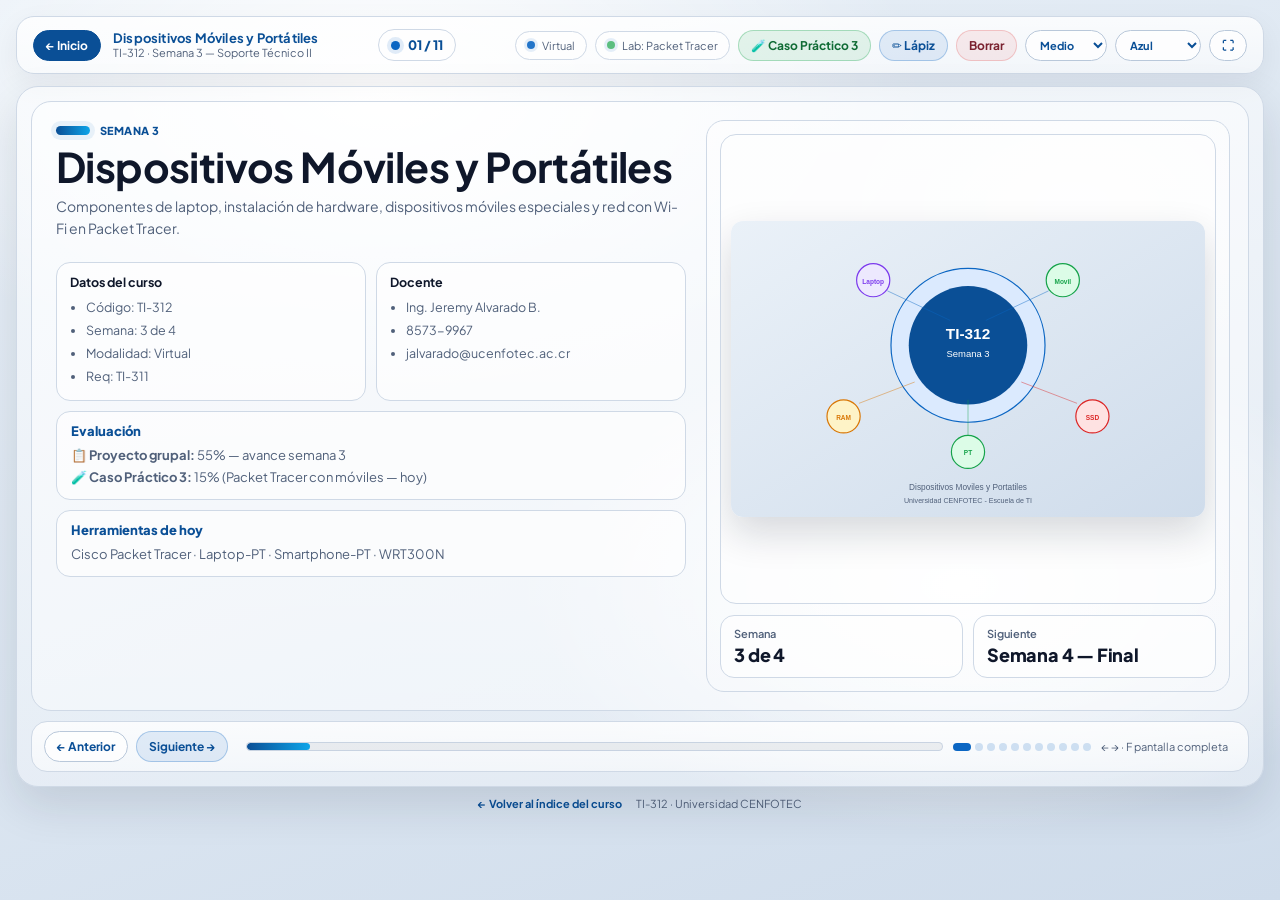
<file: TI312-Semana3-Redes.html>
<!doctype html>
<html lang="es">
<head>
  <meta charset="utf-8"/>
  <meta name="viewport" content="width=device-width,initial-scale=1"/>
  <title>TI-312 · Semana 3 — Dispositivos Móviles y Portátiles</title>
  <link rel="icon" href="images/cenfotec-logo.svg"/>
  <link rel="stylesheet" href="assets/deck.css"/>
</head>
<body>
<script>
/* ═══════════════════════════════════════════════
   TI-312 · Semana 3 — Dispositivos Móviles y Portátiles
   Para editar: cambiá el contenido de "slides".
   Cada slide: kicker, title, desc, html, badges, img
═══════════════════════════════════════════════ */
window.DECK = {
  title:"Dispositivos Móviles y Portátiles",
  sub:"TI-312 · Semana 3 — Soporte Técnico II",
  theme:"",
  pills:["Virtual","Lab: Packet Tracer"],
  links:[{"label":"🧪 Caso Práctico 3","href":"TI312-CP3.html","cls":"lab"}],
  slides:[
    /* ── 01 · SEMANA 3 ── */
    {
      kicker:"SEMANA 3",
      title:"Dispositivos Móviles y Portátiles",
      desc:"Componentes de laptop, instalación de hardware, dispositivos móviles especiales y red con Wi-Fi en Packet Tracer.",
      html:`
          <div class="grid"><div class="card"><strong>Datos del curso</strong><ul><li>Código: TI-312</li><li>Semana: 3 de 4</li><li>Modalidad: Virtual</li><li>Req: TI-311</li></ul></div><div class="card"><strong>Docente</strong><ul><li>Ing. Jeremy Alvarado B.</li><li>8573-9967</li><li>jalvarado@ucenfotec.ac.cr</li></ul></div></div><div class="bigcard"><div class="title">Evaluación</div><div style="color:var(--muted);font-size:13px;line-height:1.7">📋 <b>Proyecto grupal:</b> 55% — avance semana 3<br>🧪 <b>Caso Práctico 3:</b> 15% (Packet Tracer con móviles — hoy)</div></div><div class="bigcard"><div class="title">Herramientas de hoy</div><div style="color:var(--muted);font-size:13px;line-height:1.7">Cisco Packet Tracer · Laptop-PT · Smartphone-PT · WRT300N</div></div>`,
      badges:{ak:"Semana",av:"3 de 4",bk:"Siguiente",bv:"Semana 4 — Final"},
      img:"images/s3-portada.svg"
    },

    /* ── 02 · AGENDA ── */
    {
      kicker:"AGENDA",
      title:"¿Qué hacemos hoy?",
      desc:"Semana 3 · Tema 3: Dispositivos Móviles y Portátiles — 200 minutos.",
      html:`
          <div class="timerBadge">⏱ Clase 3 · ~200 minutos</div><div class="bigcard green"><div class="title">📖 Bloque A — Teoría (80 min)</div><ul><li>Componentes internos de una laptop</li><li>Configuración inalámbrica y de energía</li><li>Instalación y reemplazo de hardware</li><li>Dispositivos móviles especiales y MDM</li></ul></div><div class="bigcard amber"><div class="title">🧪 Bloque B — Caso Práctico 3 (80 min) · en su propia página</div><ul><li>Packet Tracer: agregar Wi-Fi a la red</li><li>Laptop-PT y Smartphone-PT en la red</li><li>Configurar AP WRT300N</li><li>Verificar conectividad completa</li></ul><div class="ctaRow"><a class="btn lab" href="TI312-CP3.html">🧪 Abrir Caso Práctico 3 →</a></div></div><div class="bigcard"><div class="title">💬 Bloque C — Retro + Proyecto (40 min)</div><ul><li>Revisión grupal de resultados</li><li>Avance final del proyecto · preparar defensa</li></ul></div>`,
      badges:{ak:"Caso Práctico",av:"3 — Hoy",bk:"Extra clase",bv:"10 horas"},
      img:"images/s3-agenda.svg"
    },

    /* ── 03 · COMPONENTES ── */
    {
      kicker:"COMPONENTES",
      title:"Componentes internos de una laptop",
      desc:"Cada componente en una laptop es más compacto, propietario y delicado que en un desktop.",
      html:`
          <div class="grid"><div class="card"><strong>🧠 CPU</strong><ul><li>Intel Core Ultra · AMD Ryzen AI · Snapdragon X (ARM) · Apple M</li><li><b>NPU</b> para IA local (Copilot+ PC ≥ 40 TOPS)</li><li>TDP: 15 W ultrabook a 55 W+ gaming</li><li>Throttling: baja velocidad por calor</li><li>Integrado en placa — no reemplazable</li></ul></div><div class="card"><strong>💾 RAM SO-DIMM</strong><ul><li>Más pequeña que DIMM de desktop</li><li>DDR4 / DDR5 — no mezclar generaciones</li><li>16 GB mínimo hoy (Windows 11 + IA)</li><li>LPDDR5X soldada · LPCAMM2: módulo nuevo reemplazable</li><li>Soldered en ultrabooks: no actualizable</li></ul></div></div><div class="grid"><div class="card"><strong>💿 SSD</strong><ul><li>NVMe PCIe 4.0: ~7 000 MB/s · PCIe 5.0: ~14 000 MB/s</li><li>M.2 SATA: 550 MB/s</li><li>2.5" SATA: legacy, económico</li><li>eMMC: soldered, no reemplazable</li></ul></div><div class="card"><strong>🖥 Pantalla</strong><ul><li>IPS: colores fieles, ángulos amplios</li><li>TN: respuesta rápida, gaming</li><li>OLED: negro perfecto, alto contraste</li><li>Mini-LED · FHD a 4K · 60–165 Hz</li></ul></div></div><div class="debateBox"><div class="dtitle">🗣 Pregunta</div><p>¿Cuál componente actualizarías primero si la laptop va lenta: RAM o SSD? ¿Depende del caso?</p></div>`,
      badges:{ak:"Novedad 2026",av:"NPU + 16 GB",bk:"Herramienta",bv:"Philips 00 + ESD"},
      img:"images/s3-componentes.svg"
    },

    /* ── 04 · WI-FI Y ENERGÍA ── */
    {
      kicker:"WI-FI Y ENERGÍA",
      title:"Config. inalámbrica y gestión de energía",
      desc:"La gestión de energía puede apagar el adaptador Wi-Fi — siempre verificar en diagnóstico.",
      html:`
          <div class="grid"><div class="card"><strong>📡 Adaptador Wi-Fi</strong><ul><li>Integrado (M.2 o soldered)</li><li>Wi-Fi 6E / Wi-Fi 7 (2.4 · 5 · 6 GHz)</li><li>Bluetooth 5.3 – 6.x en la misma tarjeta</li><li>Driver actualizado = funciona bien</li><li>Fn + F2/F8: activa/desactiva</li></ul></div><div class="card"><strong>🔋 Planes de energía</strong><ul><li>Rendimiento: máximo consumo</li><li>Equilibrado: balance CPU/batería</li><li>Ahorro: reduce frecuencia CPU</li><li>Puede desactivar Wi-Fi para ahorrar</li><li>Suspensión moderna (S0) en laptops nuevas: puede gastar batería en el bulto</li><li>Hibernación (S4) guarda RAM en disco</li></ul></div></div><div class="bigcard"><div class="title">Diagnóstico Wi-Fi — paso a paso</div><ol class="stepList"><li>Driver activo en Administrador de dispositivos</li><li>SSID visible — buscar redes disponibles</li><li>Contraseña correcta (WPA2/WPA3)</li><li>IP obtenida — verificar con <code>ipconfig</code></li><li>Ping al gateway: <code>ping 192.168.x.1</code></li></ol></div><div class="warnBox"><div class="wtitle">⚠ Error frecuente</div><p>El plan de ahorro puede suspender el adaptador Wi-Fi. Si desaparece, verificar: Adm. dispositivos → NIC → Propiedades → Administración de energía → No apagar este dispositivo.</p></div>`,
      badges:{ak:"Plan recomendado",av:"Equilibrado",bk:"Siempre verificar",bv:"ipconfig + ping"},
      img:"images/s3-config-wifi.svg"
    },

    /* ── 05 · HARDWARE ── */
    {
      kicker:"HARDWARE",
      title:"Instalación de hardware en laptops",
      desc:"Respetar el orden, usar herramientas correctas y descargar estática antes de tocar.",
      html:`
          <div class="grid"><div class="card"><strong>💾 RAM</strong><ul><li>SO-DIMM: insertar a 45°, empujar hasta clic</li><li>Misma generación DDR obligatoria</li><li>Pulsera ESD siempre</li><li>POST confirma nueva capacidad</li></ul></div><div class="card"><strong>💿 SSD M.2</strong><ul><li>Verificar llave M o B+M antes de comprar</li><li>Un tornillo de sujeción en la ranura</li><li>Clonar disco antes de reemplazar</li><li>BIOS detecta automáticamente</li></ul></div></div><div class="grid"><div class="card"><strong>🔋 Batería</strong><ul><li>Desconectar conector PRIMERO siempre</li><li>Batería hinchada = peligro inmediato</li><li>Mismo voltaje y número de parte exactos</li><li>Salud: <code>powercfg /batteryreport</code></li></ul></div><div class="card"><strong>🖥 Pantalla</strong><ul><li>Espátula plástica — nunca metálica</li><li>Conector LCD/eDP: insertar recto</li><li>Pixel test completo al terminar</li><li>Resolución y tipo exactos</li></ul></div></div><div class="warnBox"><div class="wtitle">⚠ Regla de oro</div><p>Desconectar la batería antes de tocar cualquier componente interno. Sin excepción.</p></div>`,
      badges:{ak:"Herramienta clave",av:"Philips 00",bk:"Antes de tocar",bv:"Desconectar bat."},
      img:"images/s3-hardware.svg"
    },

    /* ── 06 · PROCEDIMIENTO ── */
    {
      kicker:"PROCEDIMIENTO",
      title:"Procedimiento de reemplazo seguro",
      desc:"6 pasos en orden. Saltarse uno es la causa más común de daño adicional.",
      html:`
          <div class="bigcard"><div class="title">Los 6 pasos — siempre en este orden</div><ol class="stepList"><li><b>Documentar:</b> fotografiar estado inicial, tornillos y conectores antes de tocar.</li><li><b>Desconectar:</b> apagar → retirar batería → pulsera ESD → descargar estática.</li><li><b>Desensamblar:</b> tornillos en orden, guardarlos separados, espátula plástica.</li><li><b>Reemplazar:</b> instalar componente nuevo respetando orientación y conectores.</li><li><b>Ensamblar:</b> orden inverso exacto. Verificar que todos los conectores estén bien.</li><li><b>Verificar:</b> encender → POST → SO detecta → prueba funcional completa.</li></ol></div><div class="grid"><div class="card"><strong>Herramientas</strong><ul><li>Destornillador Philips 00/000</li><li>Espátula plástica</li><li>Pulsera ESD</li><li>Pinzas de punta fina</li><li>Organizador tornillos</li></ul></div><div class="card"><strong>Errores comunes</strong><ul><li>Sin ESD antes de tocar</li><li>Forzar conectores invertidos</li><li>Perder tornillos</li><li>No fotografiar antes de abrir</li><li>Destornillador incorrecto</li></ul></div></div>`,
      badges:{ak:"Pasos",av:"6 en orden",bk:"Error #1",bv:"Sin ESD"},
      img:"images/s3-reemplazo.svg"
    },

    /* ── 07 · DISPOSITIVOS MÓVILES ── */
    {
      kicker:"DISPOSITIVOS MÓVILES",
      title:"Dispositivos móviles especiales",
      desc:"Más allá del smartphone: el ecosistema móvil empresarial requiere soporte especializado.",
      html:`
          <div class="grid"><div class="card"><strong>📱 Smartphone</strong><ul><li>SoC: CPU+GPU+Radio integrado</li><li>ARM: Snapdragon, Dimensity</li><li>iOS · Android · HarmonyOS</li><li>5G · Wi-Fi 7 · BT 5.3/6.x · NFC · eSIM</li></ul></div><div class="card"><strong>📟 Tablet</strong><ul><li>Pantalla > 7 pulgadas</li><li>Teclado externo opcional</li><li>iPadOS · Android · Windows</li><li>Campo, presentaciones, POS</li></ul></div></div><div class="grid"><div class="card"><strong>⌚ Wearables</strong><ul><li>Smartwatch · Fitness band</li><li>watchOS · Wear OS</li><li>Sensores: HR, GPS, SpO2</li><li>Sync vía Bluetooth</li></ul></div><div class="card"><strong>🦺 Ruggerizados</strong><ul><li>MIL-STD-810 · IP67/IP68</li><li>Golpes, polvo, agua</li><li>Zebra · Honeywell · Getac</li><li>Industria y logística</li></ul></div></div><div class="bigcard purple"><div class="title">MDM — Mobile Device Management</div><ul><li>Control remoto y políticas de seguridad</li><li>Borrado remoto (wipe) si se pierde el equipo</li><li>Inventario de activos · App store empresarial</li><li>Herramientas: Intune · Jamf · Omnissa Workspace ONE · Google Endpoint Management</li><li>Altas automáticas: Apple Business Manager · Android Enterprise zero-touch</li></ul></div>`,
      badges:{ak:"Estándar",av:"MDM",bk:"Wipe remoto",bv:"Si se pierde"},
      img:"images/s3-moviles.svg"
    },

    /* ── 08 · MANTENIMIENTO ── */
    {
      kicker:"MANTENIMIENTO",
      title:"Mantenimiento programado",
      desc:"El mantenimiento preventivo evita las fallas más comunes antes de que el usuario las note. Un técnico proactivo vale más.",
      html:`
          <div class="bigcard"><div class="title">Frecuencias de mantenimiento</div><div class="grid" style="margin-top:8px"><div class="card"><strong style="color:var(--brand)">Diario</strong><ul><li>Revisar % batería</li><li>Cerrar apps innecesarias</li><li>Backup activo</li></ul></div><div class="card"><strong style="color:var(--green)">Semanal</strong><ul><li>Actualizar apps</li><li>Limpiar descargas</li><li>Reinicio completo</li></ul></div></div><div class="grid" style="margin-top:8px"><div class="card"><strong style="color:var(--amber)">Mensual</strong><ul><li>Actualizar SO (Windows 10 sin soporte desde oct-2025)</li><li>Escaneo antivirus</li><li>Revisar espacio</li></ul></div><div class="card"><strong style="color:var(--red)">Anual</strong><ul><li>Limpieza física</li><li>Pasta térmica: cada 2–3 años o si hay calor</li><li>Reporte de salud de batería</li></ul></div></div></div><div class="bigcard amber"><div class="title">Problemas comunes</div><ul><li>Sobrecalentamiento → limpiar ventilador / cambiar pasta térmica</li><li>Batería no carga → revisar cargador USB-C/PD, salud de batería o reemplazar</li><li>Wi-Fi desconecta → actualizar driver / cambiar canal AP</li><li>App falla → limpiar caché / reinstalar</li><li>Lento → inicio limpio / RAM insuficiente</li></ul></div>`,
      badges:{ak:"Enfoque",av:"Preventivo",bk:"Batería",bv:"powercfg /batteryreport"},
      img:"images/s3-mantenimiento.svg"
    },

    /* ── 09 · PAUSA ACTIVA ── */
    {
      kicker:"PAUSA ACTIVA",
      title:"Pausa activa — 5 minutos",
      desc:"Párense de la silla, descansen la vista e hidrátense. Abrí Packet Tracer antes de volver.",
      html:`
          <div class="bigcard green"><div class="title">✅ Lo que vimos — Bloque A</div><ul><li>Componentes laptop: CPU, RAM SO-DIMM, SSD M.2, pantalla</li><li>Config. Wi-Fi y gestión de energía en laptops</li><li>Instalación de RAM, SSD, batería y pantalla</li><li>Procedimiento de reemplazo seguro (6 pasos + ESD)</li><li>Dispositivos móviles especiales y MDM empresarial</li><li>Mantenimiento programado</li></ul></div><div class="bigcard amber"><div class="title">⏭ Al volver</div><div style="color:var(--muted);font-size:13px;line-height:1.6">Caso Práctico 3 en Packet Tracer.<br>Vamos a agregar laptops Wi-Fi y un smartphone a la red de la empresa.</div><div class="ctaRow"><a class="btn lab" href="TI312-CP3.html">🧪 Ir al Caso Práctico 3 →</a></div></div>`,
      badges:{ak:"Duración",av:"5 minutos",bk:"Herramienta",bv:"Packet Tracer"},
      img:"images/s3-pausa.svg"
    },

    /* ── 10 · PROYECTO DEL CURSO ── */
    {
      kicker:"PROYECTO DEL CURSO",
      title:"Avance del proyecto — Semana 3",
      desc:"Última semana de avance. La Semana 4 es la defensa oral final.",
      html:`
          <div class="grid"><div class="card"><strong>📁 Esta semana agregan</strong><ul><li>AP inalámbrico configurado</li><li>Laptops y smartphones en la red</li><li>IPs asignadas y documentadas</li><li>Pings verificados entre redes</li><li>Topología y tabla IPs actualizadas</li></ul></div><div class="card"><strong style="color:var(--red)">⚠ Semana 4 = Defensa</strong><ul><li>Red completa en Packet Tracer</li><li>Documentación técnica lista</li><li>Defensa oral: 10–15 minutos</li><li>Responder preguntas técnicas</li><li>Proyecto 100% completado</li></ul></div></div><div class="bigcard amber"><div class="title">⏱ Extra clase esta semana (10 horas)</div><ul><li>Completar toda la red incluyendo Wi-Fi y móviles</li><li>Actualizar diagrama de red y tabla de IPs</li><li>Preparar presentación oral (practicar en grupo)</li><li>Revisar todos los entregables de las 3 semanas</li><li>Traer proyecto COMPLETO a la Semana 4</li></ul></div><div class="warnBox"><div class="wtitle">⚠ Rúbrica final — 60 pts = 55%</div><p>6 criterios × 10 pts: Requerimientos · Diseño · Implementación PT · Config. móviles · Resolución problemas · Documentación.</p></div>`,
      badges:{ak:"Peso proyecto",av:"55%",bk:"Extra clase",bv:"10 horas"},
      img:"images/s3-proyecto.svg"
    },

    /* ── 11 · CIERRE DE CLASE ── */
    {
      kicker:"CIERRE DE CLASE",
      title:"Resumen y próxima semana",
      desc:"Semana 3 completada. Semana 4 es la defensa final — proyecto completo.",
      html:`
          <div class="bigcard green"><div class="title">✅ Lo que aprendimos hoy</div><ul><li>Componentes laptop: CPU, RAM SO-DIMM, SSD M.2, pantalla, batería</li><li>Config. Wi-Fi y gestión de energía en portátiles</li><li>Instalación de hardware con procedimiento ESD (6 pasos)</li><li>Dispositivos móviles especiales y MDM empresarial</li><li>Mantenimiento preventivo programado</li><li>Caso Práctico 3: red con AP + Laptop-PT + Smartphone-PT en PT</li><li>Configuración WRT300N y verificación con pings</li></ul></div><div class="bigcard red"><div class="title">🎯 Semana 4 — Defensa Final del Proyecto</div><ul><li>Presentar red completa funcional en Packet Tracer</li><li>Demostrar toda la configuración implementada</li><li>Responder preguntas técnicas del docente</li><li>Entregar documentación técnica completa</li><li>10–15 minutos por grupo</li></ul></div>`,
      badges:{ak:"Próxima clase",av:"Defensa Final",bk:"Proyecto",bv:"100% listo"},
      img:"images/s3-cierre.svg"
    }
  ]
};
</script>
<script src="assets/deck.js"></script>
</body>
</html>
</file>
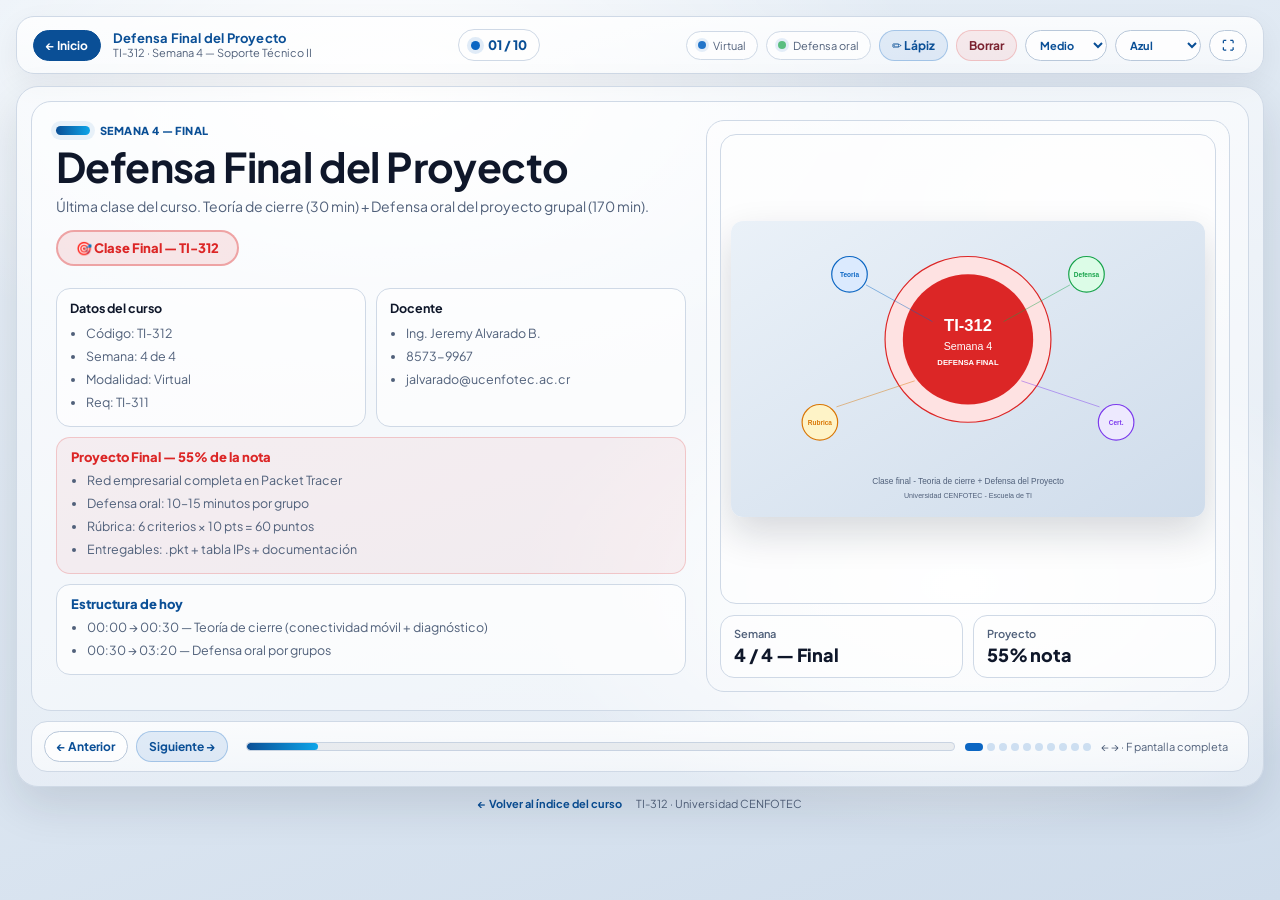
<file: TI312-Semana4-Redes.html>
<!doctype html>
<html lang="es">
<head>
  <meta charset="utf-8"/>
  <meta name="viewport" content="width=device-width,initial-scale=1"/>
  <title>TI-312 · Semana 4 — Defensa Final del Proyecto</title>
  <link rel="icon" href="images/cenfotec-logo.svg"/>
  <link rel="stylesheet" href="assets/deck.css"/>
</head>
<body>
<script>
/* ═══════════════════════════════════════════════
   TI-312 · Semana 4 — Defensa Final del Proyecto
   Para editar: cambiá el contenido de "slides".
   Cada slide: kicker, title, desc, html, badges, img
═══════════════════════════════════════════════ */
window.DECK = {
  title:"Defensa Final del Proyecto",
  sub:"TI-312 · Semana 4 — Soporte Técnico II",
  theme:"",
  pills:["Virtual","Defensa oral"],
  links:[],
  slides:[
    /* ── 01 · SEMANA 4 — FINAL ── */
    {
      kicker:"SEMANA 4 — FINAL",
      title:"Defensa Final del Proyecto",
      desc:"Última clase del curso. Teoría de cierre (30 min) + Defensa oral del proyecto grupal (170 min).",
      html:`
          <div class="defenseBadge">🎯 Clase Final — TI-312</div>
          <div class="grid">
          <div class="card"><strong>Datos del curso</strong><ul><li>Código: TI-312</li><li>Semana: 4 de 4</li><li>Modalidad: Virtual</li><li>Req: TI-311</li></ul></div>
          <div class="card"><strong>Docente</strong><ul><li>Ing. Jeremy Alvarado B.</li><li>8573-9967</li><li>jalvarado@ucenfotec.ac.cr</li></ul></div>
          </div>
          <div class="bigcard red"><div class="title">Proyecto Final — 55% de la nota</div><ul><li>Red empresarial completa en Packet Tracer</li><li>Defensa oral: 10–15 minutos por grupo</li><li>Rúbrica: 6 criterios × 10 pts = 60 puntos</li><li>Entregables: .pkt + tabla IPs + documentación</li></ul></div>
          <div class="bigcard"><div class="title">Estructura de hoy</div><ul><li>00:00 → 00:30 — Teoría de cierre (conectividad móvil + diagnóstico)</li><li>00:30 → 03:20 — Defensa oral por grupos</li></ul></div>`,
      badges:{ak:"Semana",av:"4 / 4 — Final",bk:"Proyecto",bv:"55% nota"},
      img:"images/s4-portada.svg"
    },

    /* ── 02 · AGENDA ── */
    {
      kicker:"AGENDA",
      title:"Estructura de la clase final",
      desc:"30 minutos de teoría de cierre y 170 minutos para la defensa de todos los grupos.",
      html:`
          <div class="timerBadge">⏱ 200 minutos — clase final</div>
          <div class="bigcard"><div class="title">📖 Bloque A — Teoría de cierre (30 min)</div><ul><li>Conectividad móvil y Bluetooth</li><li>Diagnóstico integrado — resumen del curso</li><li>Lo que debe saber un técnico de soporte al salir</li></ul></div>
          <div class="bigcard red"><div class="title">🎯 Bloque B + C — Defensa del Proyecto (170 min)</div><ul><li>Sorteo del orden de presentación</li><li>10–15 minutos por grupo</li><li>Red en vivo + preguntas técnicas del docente</li><li>Entrega de documentación al terminar</li></ul></div>
          <div class="warnBox"><div class="wtitle">⚠ Antes de empezar</div><p>Cada grupo debe tener el archivo .pkt abierto y funcionando antes de que le toque. Si el proyecto no abre o los pings fallan en vivo, resta puntos directamente.</p></div>`,
      badges:{ak:"Teoría",av:"30 minutos",bk:"Defensa",bv:"170 minutos"},
      img:"images/s4-agenda.svg"
    },

    /* ── 03 · TEORÍA DE CIERRE ── */
    {
      kicker:"TEORÍA DE CIERRE",
      title:"Conectividad móvil y Bluetooth",
      desc:"Último tema técnico del curso — repaso de conectividad inalámbrica avanzada en dispositivos móviles.",
      html:`
          <div class="timerBadge">⏱ 15 minutos — Slides 3 y 4</div>
          <div class="grid">
          <div class="card"><strong>📶 Bluetooth 5.x / 6.x</strong><ul><li>Rango hasta 100m (clase 1)</li><li>Emparejar: PIN o toque NFC</li><li>A2DP: audio · HFP: llamadas · PAN: red IP</li><li>BLE (Low Energy): wearables e IoT</li><li>BT 6.0: Channel Sounding (distancia precisa) · 6.2: menor latencia <span class="updBadge">2026</span></li><li>Interferencia con Wi-Fi 2.4 GHz</li></ul></div>
          <div class="card"><strong>📡 4G LTE / 5G</strong><ul><li>4G LTE: hasta 100 Mbps real</li><li>5G sub-6GHz: cobertura amplia</li><li>5G mmWave: velocidad extrema, corto alcance</li><li>SIM / eSIM: identificación del abonado</li><li>APN: punto de acceso a la red móvil</li></ul></div>
          </div>
          <div class="bigcard"><div class="title">🇨🇷 5G en Costa Rica <span class="updBadge">2026</span></div><div style="color:var(--muted);font-size:13px;line-height:1.65">Claro y Liberty ya ofrecen 5G móvil comercial. El ICE (kölbi) vende Internet Fijo 5G en las 7 provincias y está desplegando su red 5G móvil con Ericsson. En soporte: verificar que el teléfono sea compatible con las bandas del operador y que el plan incluya 5G.</div></div>
          <div class="bigcard"><div class="title">NFC — Near Field Communication</div><div style="color:var(--muted);font-size:13px;line-height:1.65">Rango máximo: 4 cm · Uso: pago móvil, control de acceso, emparejamiento Bluetooth rápido. Desactivar NFC en entornos de alta seguridad — riesgo de skimming sin contacto.</div></div>
          <div class="debateBox"><div class="dtitle">🗣 Pregunta rápida</div><p>Un empleado dice que su Bluetooth "funciona raro" cuando está cerca del punto de acceso Wi-Fi. ¿Cuál es la causa probable y cómo lo solucionarías?</p></div>`,
      badges:{ak:"Bluetooth",av:"5.x / 6.x",bk:"NFC rango",bv:"4 cm máx."},
      img:"images/s4-conectividad.svg"
    },

    /* ── 04 · DIAGNÓSTICO FINAL ── */
    {
      kicker:"DIAGNÓSTICO FINAL",
      title:"Diagnóstico integrado — resumen del curso",
      desc:"Todo lo que vimos en 4 semanas condensado en una sola metodología de diagnóstico.",
      html:`
          <div class="timerBadge">⏱ 15 minutos — Slide 4</div>
          <div class="bigcard green"><div class="title">La regla que deben llevar siempre</div><div style="color:var(--muted);font-size:13px;line-height:1.7"><b>Cable → LED → IP → Ping → Servicio</b><br>Diagnosticá siempre de Capa 1 hacia arriba. Nunca saltes capas.</div></div>
          <div class="grid">
          <div class="card"><strong>Capa 1 — Física</strong><ul><li>¿Hay cable? ¿LED encendido?</li><li>Fix: cambiar cable, limpiar puerto</li></ul></div>
          <div class="card"><strong>Capa 2 — Enlace</strong><ul><li>¿El switch ve la MAC?</li><li>Fix: <code>show mac-address-table</code></li></ul></div>
          </div>
          <div class="grid">
          <div class="card"><strong>Capa 3 — Red</strong><ul><li>¿IP, máscara, gateway correctos?</li><li>Fix: <code>ipconfig</code> · ping al gateway</li></ul></div>
          <div class="card"><strong>Capa 7 — Aplicación</strong><ul><li>¿El servicio responde?</li><li>Fix: <code>nslookup</code> · <code>telnet IP 80</code></li></ul></div>
          </div>
          <div class="bigcard amber"><div class="title">Lo que debe saber un técnico de soporte al salir de este curso</div><ul><li>Diseñar y conectar una red LAN con múltiples segmentos</li><li>Configurar router, switches y AP inalámbrico</li><li>Diagnosticar fallos de red capa por capa</li><li>Reemplazar hardware de laptop con procedimiento ESD</li><li>Gestionar dispositivos móviles en entorno empresarial</li></ul></div>`,
      badges:{ak:"Regla clave",av:"Capa 1→ arriba",bk:"Primer paso",bv:"Cable + LED"},
      img:"images/s4-diagnostico.svg"
    },

    /* ── 05 · INSTRUCCIONES ── */
    {
      kicker:"INSTRUCCIONES",
      title:"¿Cómo es la defensa?",
      desc:"5 pasos en 10 a 15 minutos. Todos los integrantes del grupo participan.",
      html:`
          <div class="bigcard red"><div class="title">Estructura de la presentación</div><ol class="stepList">
          <li><b>Presentar la empresa (2 min):</b> nombre, sector, cantidad de empleados y departamentos de TechSol S.A.</li>
          <li><b>Mostrar la topología (3 min):</b> abrir el .pkt en PT y explicar cada dispositivo — ¿por qué eligieron ese y no otro?</li>
          <li><b>Demostrar conectividad (3 min):</b> ejecutar 4 pings en vivo entre diferentes redes — no capturas, en tiempo real.</li>
          <li><b>Explicar decisiones técnicas (2 min):</b> topología, esquema de IPs, seguridad aplicada, configuración Wi-Fi.</li>
          <li><b>Preguntas del docente (3-5 min):</b> el docente hace 2–3 preguntas técnicas — el grupo responde en conjunto.</li>
          </ol></div>
          <div class="warnBox"><div class="wtitle">⚠ Puntos que restan directamente</div><p>PT no abre o la red no funciona en vivo · Pings que fallan sin explicación · Solo un integrante habla durante toda la defensa · Tiempo mayor a 15 minutos sin aviso.</p></div>`,
      badges:{ak:"Duración",av:"10–15 min",bk:"Participan",bv:"Todos"},
      img:"images/s4-instrucciones.svg"
    },

    /* ── 06 · RÚBRICA ── */
    {
      kicker:"RÚBRICA",
      title:"Criterios de evaluación — Proyecto Final",
      desc:"6 criterios de 10 puntos cada uno. Total: 60 pts = 55% de la nota del curso.",
      html:`
          <div class="rubrRow"><div class="rubrNum">1</div><div class="rubrText"><b>Definición de requerimientos</b>Identifica correctamente dispositivos, redes y necesidades según el escenario.</div><div class="rubrPts">/ 10</div></div>
          <div class="rubrRow"><div class="rubrNum">2</div><div class="rubrText"><b>Esbozo y diseño de la red</b>Topología clara y organizada en PT. Arquitectura identificable a simple vista.</div><div class="rubrPts">/ 10</div></div>
          <div class="rubrRow"><div class="rubrNum">3</div><div class="rubrText"><b>Implementación en Packet Tracer</b>Todos los dispositivos conectados, router configurado, redes funcionando.</div><div class="rubrPts">/ 10</div></div>
          <div class="rubrRow"><div class="rubrNum">4</div><div class="rubrText"><b>Configuración de dispositivos</b>Laptops y móviles con Wi-Fi. IPs correctas. Pings exitosos entre todas las redes.</div><div class="rubrPts">/ 10</div></div>
          <div class="rubrRow"><div class="rubrNum">5</div><div class="rubrText"><b>Resolución de problemas</b>Pings requeridos exitosos. Si hubo errores, documenta qué fue y cómo lo resolvió.</div><div class="rubrPts">/ 10</div></div>
          <div class="rubrRow"><div class="rubrNum">6</div><div class="rubrText"><b>Documentación técnica</b>Entrega: .pkt + tabla IPs + capturas de pings + justificación escrita completa.</div><div class="rubrPts">/ 10</div></div>
          <div style="background:rgba(220,38,38,.08);border:1.5px solid rgba(220,38,38,.3);border-radius:12px;padding:10px 14px;margin-top:10px;display:flex;align-items:center;justify-content:space-between">
          <span style="font-size:13px;color:var(--muted)">Total del proyecto</span>
          <span style="font-family:inherit;font-weight:900;font-size:24px;color:var(--red)">60 / 60 pts</span>
          </div>`,
      badges:{ak:"Total",av:"60 puntos",bk:"Nota curso",bv:"55%"},
      img:"images/s4-rubrica.svg"
    },

    /* ── 07 · PREGUNTAS DE DEFENSA ── */
    {
      kicker:"PREGUNTAS DE DEFENSA",
      title:"Preguntas típicas del docente",
      desc:"El docente elige 2-3 según lo que vea en la topología. No hay respuestas memorizadas — hay comprensión.",
      html:`
          <div class="grid">
          <div class="card"><strong style="color:var(--brand)">Sobre diseño de red</strong><ul><li>¿Por qué esa topología y no otra?</li><li>¿Qué pasa si el router se cae?</li><li>¿Por qué usaron /24 y no /30?</li><li>¿Cómo escalarían la red si la empresa crece?</li></ul></div>
          <div class="card"><strong style="color:var(--green)">Sobre configuración</strong><ul><li>¿Por qué el primer ping da timeout?</li><li>¿Qué hace exactamente <code>no shutdown</code>?</li><li>¿Cuál es la diferencia entre el GW del router y el de las PCs?</li><li>¿Qué es ARP y cuándo ocurre?</li></ul></div>
          </div>
          <div class="grid">
          <div class="card"><strong style="color:var(--amber)">Sobre seguridad</strong><ul><li>¿Cómo protegerían el Wi-Fi de accesos no autorizados?</li><li>¿Por qué poner los móviles en otra subred?</li><li>¿Qué agregarían si tuvieran presupuesto mayor?</li></ul></div>
          <div class="card"><strong style="color:var(--red)">Sobre diagnóstico</strong><ul><li>¿Qué harían si una PC no puede hacer ping al servidor?</li><li>¿Cómo detectarían una IP duplicada?</li><li>¿Qué significa 169.254.x.x?</li></ul></div>
          </div>
          <div class="bigcard green"><div class="title">💡 Consejo para la defensa</div><div style="color:var(--muted);font-size:13px;line-height:1.65">Respondan juntos. Si no saben algo, digan cómo lo investigarían. La honestidad y el razonamiento valen más que inventar. El docente evalúa comprensión, no memoria.</div></div>`,
      badges:{ak:"Preguntas",av:"2–3 por grupo",bk:"Tip",bv:"Razoná en voz alta"},
      img:"images/s4-preguntas.svg"
    },

    /* ── 08 · DURANTE LA DEFENSA ── */
    {
      kicker:"DURANTE LA DEFENSA",
      title:"Dinámica mientras defienden",
      desc:"El orden se sortea al inicio. Mientras un grupo defiende, los demás observan activamente.",
      html:`
          <div class="grid">
          <div class="card"><strong style="color:var(--red)">El grupo que defiende</strong><ul><li>PT abierto y funcionando antes de empezar</li><li>Cámara encendida y pantalla compartida con PT</li><li>Ejecutar pings en vivo — no mostrar capturas</li><li>Todos los integrantes hablan al menos una vez</li><li>Tiempo máximo: 15 minutos</li></ul></div>
          <div class="card"><strong style="color:var(--green)">Los grupos que esperan</strong><ul><li>Observar y anotar decisiones del grupo</li><li>Revisar su propio .pkt mientras esperan</li><li>Micrófono apagado mientras otro grupo defiende</li><li>Respetar el tiempo de los compañeros</li></ul></div>
          </div>
          <div class="bigcard amber"><div class="title">⏱ Cronograma estimado (4 grupos)</div><div style="color:var(--muted);font-size:13px;line-height:1.85">00:00 → Sorteo del orden + teoría final (30 min)<br>00:30 → Grupo 1 · 01:00 → Grupo 2<br>01:30 → Grupo 3 · 02:00 → Grupo 4<br>02:30 → Cierre, notas y felicitaciones</div></div>
          <div class="warnBox"><div class="wtitle">⚠ El día de la defensa</div><p>Cada grupo debe tener cargado el proyecto antes de que empiece el primer grupo. Si le toca y el archivo no abre, el tiempo corre igual.</p></div>`,
      badges:{ak:"Por grupo",av:"10–15 min",bk:"4 grupos",bv:"~200 min total"},
      img:"images/s4-envivo.svg"
    },

    /* ── 09 · ENTREGABLES ── */
    {
      kicker:"ENTREGABLES",
      title:"Lo que entregan hoy antes de salir",
      desc:"Todo debe entregarse por LMS antes de que termine la clase. Sin excepciones.",
      html:`
          <div class="bigcard red"><div class="title">Checklist de entrega — via plataforma LMS</div><ul>
          <li>☐ Archivo <code>.pkt</code> funcionando — la red completa debe abrir y los pings ejecutarse</li>
          <li>☐ Tabla de IPs completa — todos los dispositivos con IP, máscara, gateway y tipo de conexión</li>
          <li>☐ Captura de la topología — screenshot con todos los cables en verde</li>
          <li>☐ Capturas de 4 pings exitosos — entre diferentes redes documentadas</li>
          <li>☐ Justificación técnica — por qué esa topología, esas IPs, esa configuración de seguridad</li>
          <li>☐ Configuración Wi-Fi — SSID, canal, WPA2 y dispositivos conectados</li>
          <li>☐ Documentación de un problema — un error que tuvieron y cómo lo resolvieron paso a paso</li>
          </ul></div>
          <div class="bigcard green"><div class="title">Formato de entrega</div><div style="color:var(--muted);font-size:13px;line-height:1.65">Un archivo ZIP con todos los documentos o una carpeta en la plataforma.<br>Nombre del archivo: <code>TI312-ProyectoFinal-NombreGrupo.zip</code></div></div>`,
      badges:{ak:"Entrega",av:"Antes de salir",bk:"Plataforma",bv:"LMS"},
      img:"images/s4-entregables.svg"
    },

    /* ── 10 · CIERRE DEL CURSO ── */
    {
      kicker:"CIERRE DEL CURSO",
      title:"TI-312 — Completado 🎉",
      desc:"4 semanas, 3 casos prácticos y un proyecto completo de red empresarial.",
      html:`
          <div class="bigcard green"><div class="title">✅ Lo que lograron en este curso</div><ul>
          <li><b>Semana 1:</b> LAN/WAN/OSI/TCP · Switch/Router/Firewall · DNS/DHCP · Caso Práctico 1</li>
          <li><b>Semana 2:</b> Redes cableadas/inalámbricas · NIC/IoT · Cortafuegos · Caso Práctico 2</li>
          <li><b>Semana 3:</b> Componentes laptop · Instalación HW · Dispositivos móviles · Caso Práctico 3</li>
          <li><b>Semana 4:</b> Conectividad móvil · Diagnóstico integrado · Defensa del Proyecto Final</li>
          </ul></div>
          <div class="bigcard"><div class="title">🏆 Competencia desarrollada</div><div style="color:var(--muted);font-size:13px;line-height:1.65"><b>CTI-ITOP1-3 · Nivel SFIA 1</b><br>Reconocer componentes de red · Diagnosticar hardware y conectividad · Configurar dispositivos en una red empresarial · Gestionar dispositivos móviles.</div></div>
          <div class="bigcard red"><div class="title">🙏 Gracias por el semestre</div><div style="color:var(--muted);font-size:13px;line-height:1.65">Ing. Jeremy Alvarado Blanco<br>jalvarado@ucenfotec.ac.cr · 8573-9967<br><br>El conocimiento técnico sin práctica no sirve. Ustedes lo practicaron — eso es lo que se lleva.</div></div>`,
      badges:{ak:"Curso",av:"Completado ✓",bk:"Siguiente",bv:"TI-411"},
      img:"images/s4-cierre.svg"
    }
  ]
};
</script>
<script src="assets/deck.js"></script>
</body>
</html>
</file>
<file: assets/deck.css>
@import url('https://fonts.googleapis.com/css2?family=Plus+Jakarta+Sans:wght@400;500;600;700;800;900&display=swap');

:root{
  --bg1:#eaf1f8;
  --bg2:#cfdceb;
  --card:#ffffffcc;
  --card2:#ffffffd9;
  --stroke:#cfd9e6;
  --stroke2:#b9c8da;
  --text:#0f172a;
  --muted:#50607a;
  --brand:#0b66c3;
  --brand2:#0a4f96;
  --accent:#0ea5e9;
  --green:#16a34a;
  --amber:#d97706;
  --red:#dc2626;
  --shadow: 0 18px 45px rgba(15, 23, 42, .12);
  --round: 22px;
}

*{box-sizing:border-box}
body{
  margin:0;
  font-family: 'Plus Jakarta Sans', ui-sans-serif, system-ui, -apple-system, Segoe UI, sans-serif;
  color:var(--text);
  background:
    radial-gradient(900px 500px at 30% 10%, #ffffff 0%, rgba(255,255,255,0) 60%),
    radial-gradient(800px 450px at 75% 65%, #ffffff 0%, rgba(255,255,255,0) 55%),
    linear-gradient(160deg, var(--bg1), var(--bg2));
  min-height:100vh;
  display:flex;
  justify-content:center;
  align-items:flex-start;
  padding:16px;
}

.shell{
  width:min(1400px, 100%);
  position:relative;
}

/* ── TOPBAR ── */
.topbar{
  background:linear-gradient(180deg, rgba(255,255,255,.82), rgba(255,255,255,.58));
  border:1px solid var(--stroke);
  border-radius:18px;
  box-shadow: 0 10px 30px rgba(15,23,42,.06);
  padding:12px 16px;
  display:flex;
  align-items:center;
  justify-content:space-between;
  gap:12px;
  flex-wrap:wrap;
}

.brand{
  display:flex;
  align-items:center;
  gap:12px;
  min-width:0;
  flex-shrink:0;
}
.brand img{
  height:38px;
  width:auto;
  display:block;
}
.brand .txt{
  display:flex;
  flex-direction:column;
  line-height:1.2;
  min-width:0;
}
.brand .txt b{
  font-size:13px;
  color:var(--brand2);
  letter-spacing:.2px;
  white-space:nowrap;
  overflow:hidden;
  text-overflow:ellipsis;
}
.brand .txt span{
  font-size:11px;
  color:var(--muted);
  white-space:nowrap;
  overflow:hidden;
  text-overflow:ellipsis;
}

.topcenter{
  display:flex;
  align-items:center;
  gap:10px;
  flex:1;
  justify-content:center;
  min-width:0;
}
.counterPill{
  display:flex;
  align-items:center;
  gap:8px;
  padding:7px 12px;
  border-radius:999px;
  border:1px solid var(--stroke);
  background:rgba(255,255,255,.65);
  font-weight:800;
  color:var(--brand2);
  font-size:13px;
  white-space:nowrap;
}
.dot{
  width:9px;height:9px;border-radius:999px;background:var(--brand);
  box-shadow:0 0 0 4px rgba(11,102,195,.12);
  flex-shrink:0;
}

.actions{
  display:flex;
  align-items:center;
  gap:8px;
  flex-wrap:wrap;
  justify-content:flex-end;
  flex-shrink:0;
}

.pill{
  padding:7px 11px;
  border-radius:999px;
  border:1px solid var(--stroke);
  background:rgba(255,255,255,.65);
  color:var(--muted);
  display:flex;
  align-items:center;
  gap:7px;
  font-size:11px;
  user-select:none;
  white-space:nowrap;
}
.pill .miniDot{
  width:8px;height:8px;border-radius:999px;
  background:rgba(11,102,195,.9);
  box-shadow:0 0 0 3px rgba(11,102,195,.10);
  flex-shrink:0;
}

.btn{
  appearance:none;
  border:1px solid var(--stroke2);
  background:rgba(255,255,255,.78);
  color:var(--brand2);
  padding:7px 12px;
  border-radius:999px;
  font-weight:700;
  font-size:12px;
  cursor:pointer;
  transition:.15s transform ease, .15s background ease, .15s box-shadow ease;
  user-select:none;
  white-space:nowrap;
  font-family: inherit;
}
.btn:hover{ transform: translateY(-1px); background:rgba(255,255,255,.95); box-shadow:0 4px 12px rgba(15,23,42,.08); }
.btn:active{ transform: translateY(0px); }
.btn.primary{
  background:rgba(11,102,195,.10);
  border-color: rgba(11,102,195,.28);
}
.btn.danger{
  color:#7a2230;
  background:rgba(220,38,38,.08);
  border-color: rgba(220,38,38,.20);
}
.btn.on{
  background:rgba(11,102,195,.18);
  border-color: rgba(11,102,195,.38);
}
.btn.success{
  color:#166534;
  background:rgba(22,163,74,.10);
  border-color:rgba(22,163,74,.28);
}

/* ── DECK ── */
.deck{
  margin-top:12px;
  background:linear-gradient(180deg, rgba(255,255,255,.55), rgba(255,255,255,.32));
  border:1px solid var(--stroke);
  border-radius: var(--round);
  box-shadow: var(--shadow);
  padding:14px;
  position:relative;
}

.slide{
  background:rgba(255,255,255,.42);
  border:1px solid var(--stroke);
  border-radius: 20px;
  padding:18px;
  display:grid;
  grid-template-columns: 1.1fr .9fr;
  gap:16px;
  min-height: 610px;
  position:relative;
  overflow:hidden;
}

.left{
  padding:4px 4px 4px 6px;
  display:flex;
  flex-direction:column;
  overflow-y:auto;
  max-height:610px;
}
.left::-webkit-scrollbar{ width:4px; }
.left::-webkit-scrollbar-thumb{ background:var(--stroke2); border-radius:99px; }

.kicker{
  display:flex;
  align-items:center;
  gap:10px;
  margin-bottom:8px;
  flex-shrink:0;
}
.kicker .bar{
  width:34px;
  height:9px;
  border-radius:999px;
  background:linear-gradient(90deg, var(--brand2), var(--accent));
  box-shadow:0 0 0 5px rgba(11,102,195,.08);
  flex-shrink:0;
}
.kicker span{
  font-weight:800;
  letter-spacing:.4px;
  font-size:11px;
  color:var(--brand2);
  text-transform:uppercase;
}

h1{
  margin:0 0 8px 0;
  font-size:clamp(26px, 3.2vw, 42px);
  letter-spacing:-.6px;
  line-height:1.06;
  flex-shrink:0;
}
.desc{
  margin:0 0 12px 0;
  color:var(--muted);
  font-size:14px;
  line-height:1.55;
  flex-shrink:0;
}

.grid{
  display:grid;
  grid-template-columns: 1fr 1fr;
  gap:10px;
  margin-top:10px;
  margin-bottom:10px;
}
.grid3{
  display:grid;
  grid-template-columns: 1fr 1fr 1fr;
  gap:10px;
  margin-top:10px;
  margin-bottom:10px;
}

.card{
  background:rgba(255,255,255,.68);
  border:1px solid var(--stroke);
  border-radius:14px;
  padding:11px 13px;
}
.card strong{
  display:block;
  font-size:12.5px;
  margin-bottom:7px;
  color:var(--text);
}
.card ul{
  margin:0;
  padding-left:16px;
  color:var(--muted);
  font-size:12.5px;
  line-height:1.6;
}
.card li{ margin:3px 0; }

.bigcard{
  background:rgba(255,255,255,.68);
  border:1px solid var(--stroke);
  border-radius:14px;
  padding:11px 14px;
  margin-top:10px;
}
.bigcard:first-child{ margin-top:0; }
.bigcard .title{
  font-weight:800;
  color:var(--brand2);
  margin-bottom:5px;
  font-size:13px;
}
.bigcard ul{
  margin:4px 0 0 0;
  padding-left:16px;
  color:var(--muted);
  font-size:12.5px;
  line-height:1.6;
}
.bigcard li{ margin:3px 0; }

/* Colored accent cards */
.bigcard.green{ border-color:rgba(22,163,74,.25); background:rgba(22,163,74,.06); }
.bigcard.green .title{ color:var(--green); }
.bigcard.amber{ border-color:rgba(217,119,6,.25); background:rgba(217,119,6,.06); }
.bigcard.amber .title{ color:var(--amber); }
.bigcard.red{ border-color:rgba(220,38,38,.20); background:rgba(220,38,38,.05); }
.bigcard.red .title{ color:var(--red); }

/* ── RIGHT PANEL ── */
.right{
  border-radius:18px;
  border:1px solid var(--stroke);
  background:
    radial-gradient(400px 260px at 70% 15%, rgba(255,255,255,.88), rgba(255,255,255,.0) 65%),
    linear-gradient(180deg, rgba(255,255,255,.42), rgba(255,255,255,.16));
  padding:13px;
  display:flex;
  flex-direction:column;
  gap:11px;
}

.media{
  background:rgba(255,255,255,.62);
  border:1px solid var(--stroke);
  border-radius:16px;
  padding:10px;
  flex:1;
  display:flex;
  align-items:center;
  justify-content:center;
  overflow:hidden;
  position:relative;
  min-height:200px;
}
.media img{
  max-width:100%;
  max-height:100%;
  border-radius:12px;
  display:none;
  box-shadow: 0 16px 38px rgba(15,23,42,.16);
  object-fit:cover;
}
.media .placeholder{
  color:var(--muted);
  font-size:12px;
  text-align:center;
  padding:16px;
  line-height:1.6;
}

.rightBottom{
  display:grid;
  grid-template-columns: 1fr 1fr;
  gap:10px;
  flex-shrink:0;
}
.miniCard{
  background:rgba(255,255,255,.68);
  border:1px solid var(--stroke);
  border-radius:14px;
  padding:11px 13px;
}
.miniCard .label{
  color:var(--muted);
  font-size:11px;
  margin-bottom:4px;
  font-weight:600;
}
.miniCard .value{
  font-weight:900;
  font-size:18px;
  color:var(--text);
  letter-spacing:-.2px;
  line-height:1.2;
}

/* ── CONTROLS ── */
.controls{
  margin-top:10px;
  background:linear-gradient(180deg, rgba(255,255,255,.80), rgba(255,255,255,.54));
  border:1px solid var(--stroke);
  border-radius:16px;
  padding:9px 12px;
  display:flex;
  align-items:center;
  justify-content:space-between;
  gap:10px;
  flex-wrap:wrap;
}
.nav{
  display:flex;
  align-items:center;
  gap:8px;
  flex-shrink:0;
}

.progressWrap{
  flex:1;
  display:flex;
  align-items:center;
  gap:10px;
  padding:0 8px;
  min-width:0;
}
.progressTrack{
  height:9px;
  border-radius:999px;
  background:rgba(15,23,42,.06);
  border:1px solid rgba(185,200,218,.7);
  overflow:hidden;
  flex:1;
  min-width:60px;
}
.progressBar{
  height:100%;
  width:5%;
  border-radius:999px;
  background:linear-gradient(90deg, var(--brand2), var(--accent));
  transition: width .35s cubic-bezier(.4,0,.2,1);
}
.hint{
  color:var(--muted);
  font-size:11px;
  white-space:nowrap;
  flex-shrink:0;
}

/* ── REVEAL ── */
.revealRow{
  display:flex;
  gap:8px;
  margin-top:8px;
  flex-wrap:wrap;
}
.revealBox{
  background:rgba(255,255,255,.72);
  border:1px dashed rgba(11,102,195,.35);
  border-radius:14px;
  padding:11px 13px;
  margin-top:8px;
  display:none;
  color:var(--muted);
  font-size:12.5px;
  line-height:1.65;
}
.revealBox.show{ display:block; }

/* ── PEN CANVAS ── */
.penCanvas{
  position:absolute;
  inset:0;
  pointer-events:none;
  z-index:50;
  border-radius: var(--round);
}

.select{
  border:1px solid var(--stroke2);
  background:rgba(255,255,255,.78);
  border-radius:999px;
  padding:7px 10px;
  font-weight:700;
  color:var(--brand2);
  font-size:11px;
  outline:none;
  cursor:pointer;
  font-family:inherit;
}

/* ── TIMER ── */
.timerBadge{
  display:inline-flex;
  align-items:center;
  gap:6px;
  background:rgba(11,102,195,.10);
  border:1px solid rgba(11,102,195,.22);
  border-radius:999px;
  padding:4px 10px;
  font-size:11.5px;
  font-weight:700;
  color:var(--brand2);
  margin-bottom:8px;
}

/* ── DEBATE BOX ── */
.debateBox{
  background:linear-gradient(135deg,rgba(14,165,233,.08),rgba(11,102,195,.04));
  border:1px solid rgba(11,102,195,.22);
  border-left:4px solid var(--brand);
  border-radius:14px;
  padding:12px 14px;
  margin-top:10px;
}
.debateBox .dtitle{
  font-weight:800;
  font-size:12.5px;
  color:var(--brand2);
  margin-bottom:5px;
}
.debateBox p{
  color:var(--muted);
  font-size:12.5px;
  line-height:1.6;
  margin:0;
}

/* ── LAB BOX ── */
.labBox{
  background:linear-gradient(135deg,rgba(22,163,74,.07),rgba(22,163,74,.02));
  border:1px solid rgba(22,163,74,.22);
  border-left:4px solid var(--green);
  border-radius:14px;
  padding:12px 14px;
  margin-top:10px;
}
.labBox .ltitle{
  font-weight:800;
  font-size:12.5px;
  color:var(--green);
  margin-bottom:5px;
}
.labBox p{
  color:var(--muted);
  font-size:12.5px;
  line-height:1.6;
  margin:0;
}

/* ── STEP LIST ── */
.stepList{
  counter-reset: step;
  list-style:none;
  padding:0;
  margin:8px 0 0 0;
}
.stepList li{
  counter-increment: step;
  display:flex;
  align-items:flex-start;
  gap:10px;
  font-size:12.5px;
  color:var(--muted);
  line-height:1.55;
  margin:6px 0;
}
.stepList li::before{
  content:counter(step);
  min-width:22px;
  height:22px;
  border-radius:999px;
  background:rgba(11,102,195,.12);
  color:var(--brand2);
  font-weight:800;
  font-size:11px;
  display:flex;
  align-items:center;
  justify-content:center;
  flex-shrink:0;
  margin-top:1px;
}

/* no print styles needed — PDF is generated separately */

/* ── RESPONSIVE ── */
@media (max-width:1100px){
  .slide{ grid-template-columns: 1fr; min-height:unset; }
  .right{ gap:10px; }
  .right .media{ min-height:240px; flex:unset; height:240px; }
  .left{ max-height:unset; overflow:visible; }
  .actions .pill{ display:none; }
}
@media (max-width:700px){
  body{ padding:10px; }
  .topbar{ padding:10px 12px; gap:8px; }
  .brand img{ height:30px; }
  .brand .txt b{ font-size:12px; }
  .topcenter{ justify-content:flex-start; flex:unset; }
  .actions{ gap:6px; }
  .select{ display:none; }
  h1{ font-size:22px; }
  .grid{ grid-template-columns:1fr; }
  .grid3{ grid-template-columns:1fr; }
  .slide{ padding:12px; gap:12px; }
  .deck{ padding:10px; }
  .controls{ flex-wrap:wrap; gap:8px; }
  .progressWrap{ order:3; width:100%; padding:0; }
  .hint{ display:none; }
}
@media (max-width:480px){
  .rightBottom{ grid-template-columns:1fr; }
}

/* ── Extras de semanas 3 y 4 ── */
.bigcard.purple{border-color:rgba(124,58,237,.2);background:rgba(124,58,237,.04)}
.bigcard.purple .title{color:#7c3aed}
.defenseBadge{display:inline-flex;align-items:center;gap:6px;background:rgba(220,38,38,.10);border:2px solid rgba(220,38,38,.35);border-radius:999px;padding:8px 18px;font-size:13px;font-weight:800;color:var(--red);margin-bottom:12px}
.rubrRow{display:flex;align-items:center;gap:10px;background:rgba(255,255,255,.68);border:1px solid var(--stroke);border-radius:10px;padding:8px 12px;margin-bottom:6px}
.rubrNum{font-weight:900;font-size:20px;color:var(--brand2);min-width:28px}
.rubrText{flex:1;font-size:12px;color:var(--muted)}
.rubrText b{color:var(--text);display:block;margin-bottom:2px}
.rubrPts{font-weight:900;font-size:13px;color:var(--brand);white-space:nowrap}
.warnBox{background:rgba(220,38,38,.05);border:1px solid rgba(220,38,38,.22);border-left:4px solid var(--red);border-radius:14px;padding:12px 14px;margin-top:10px}
.warnBox .wtitle{font-weight:800;font-size:12.5px;color:var(--red);margin-bottom:5px}
.warnBox p{color:var(--muted);font-size:12.5px;line-height:1.6;margin:0}

/* ── Navegación del sitio (nuevo) ── */
a.btn{text-decoration:none;display:inline-flex;align-items:center;gap:6px}
.btn.home{background:var(--brand2);color:#fff;border-color:var(--brand2)}
.btn.home:hover{background:var(--brand);color:#fff}
.btn.lab{color:#0f6b34;background:rgba(22,163,74,.10);border-color:rgba(22,163,74,.30)}
.btn.lab:hover{background:rgba(22,163,74,.16)}
.updBadge{display:inline-flex;align-items:center;gap:6px;background:rgba(14,165,233,.10);border:1px solid rgba(14,165,233,.30);color:#0369a1;border-radius:999px;padding:2px 9px;font-size:10.5px;font-weight:800;letter-spacing:.3px;vertical-align:middle;margin-left:6px}
.ctaRow{display:flex;gap:8px;flex-wrap:wrap;margin-top:12px}
.ctaRow .btn{padding:10px 16px;font-size:13px}
.deckFoot{display:flex;justify-content:center;gap:14px;margin-top:10px;color:var(--muted);font-size:11px}
.deckFoot a{color:var(--brand2);font-weight:700;text-decoration:none}
.deckFoot a:hover{text-decoration:underline}
.slideDots{display:flex;gap:4px;flex-wrap:wrap;justify-content:center;max-width:420px}
.slideDots button{width:8px;height:8px;border-radius:99px;border:0;padding:0;background:rgba(11,102,195,.18);cursor:pointer}
.slideDots button.on{background:var(--brand);width:18px}
/* Tema de caso práctico */
body.cp{--brand:#15803d;--brand2:#14532d;--accent:#22c55e}
body.cp .bigcard .title{color:var(--brand2)}
body.cp .counterPill{color:var(--brand2)}
@media (max-width:700px){.slideDots{display:none}.brand .txt span{display:none}}
:fullscreen body,body:fullscreen{padding:16px}

/* ── Galería de fotos reales ── */
.gallery{display:none}
.gallery.on{display:grid;gap:10px;width:100%;height:100%;grid-template-columns:1fr 1fr;grid-auto-rows:minmax(0,1fr)}
.gallery.n1{grid-template-columns:1fr}
.gallery.n3 figure:first-child{grid-column:1 / -1}
.gallery figure{margin:0;background:#fff;border:1px solid var(--stroke);border-radius:12px;overflow:hidden;display:flex;flex-direction:column;min-height:0}
.gallery figure img{display:block!important;width:100%;flex:1;min-height:0;object-fit:cover;box-shadow:none;border-radius:0}
.gallery figcaption{font-size:11.5px;color:var(--text);padding:6px 9px;line-height:1.35;font-weight:600}
.gallery figcaption a{display:block;font-weight:500;color:var(--muted);font-size:10px;text-decoration:none}
.gallery figure.broken img{display:none!important}
.gallery figure.broken{justify-content:center}
.gallery figure.broken figcaption::before{content:"No se pudo cargar la foto · ";color:var(--muted);font-weight:500}
.media:has(.gallery.on){padding:8px;align-items:stretch;height:460px;flex:none}
@media (max-width:1100px){.media:has(.gallery.on){height:auto!important;min-height:360px}}
.gallery figure img[src$=".svg"]{object-fit:contain;background:#eef3f9}
</file>
